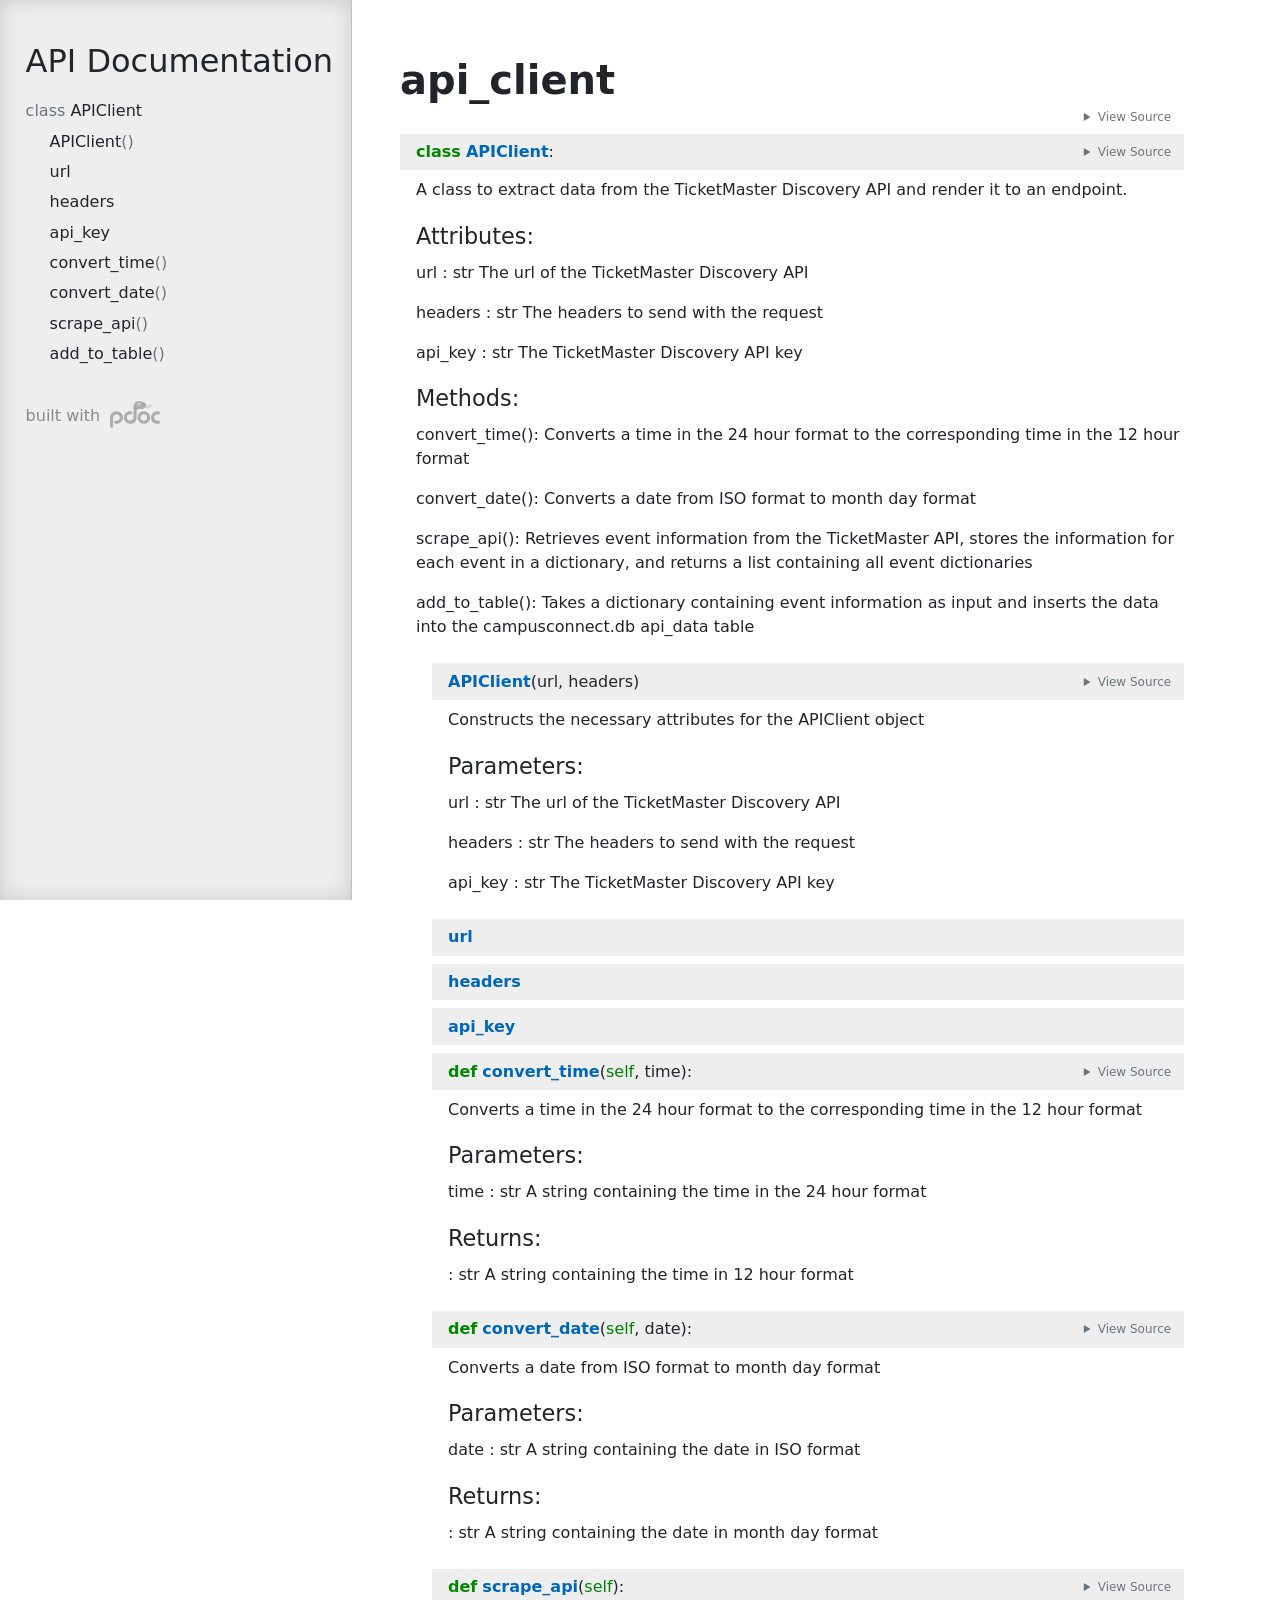
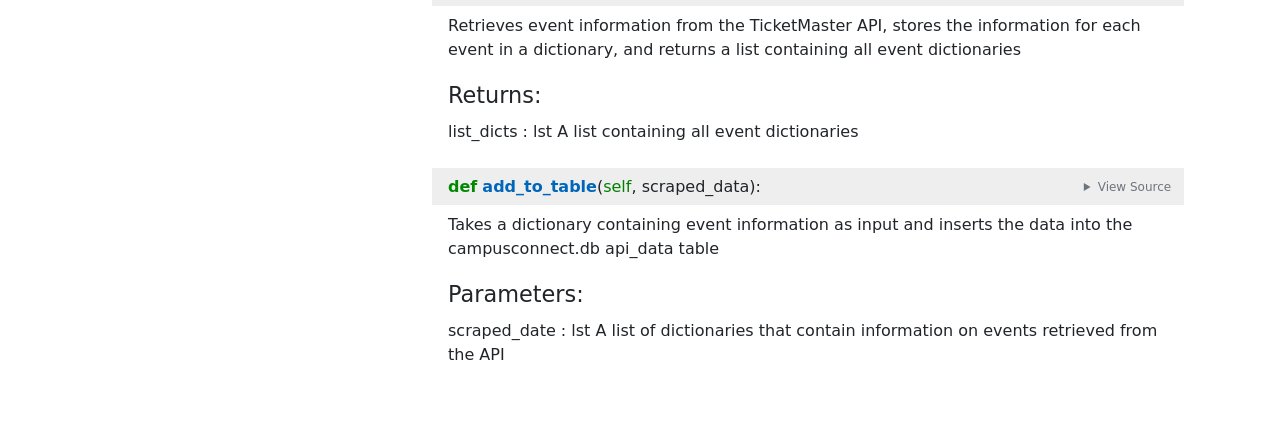
<file: CampusConnect/utils/docs/api_client.html>
<!doctype html>
<html lang="en">
<head>
    <meta charset="utf-8">
    <meta name="viewport" content="width=device-width, initial-scale=1">
    <meta name="generator" content="pdoc 16.0.0"/>
    <title>api_client API documentation</title>

    <style>/*! * Bootstrap Reboot v5.0.0 (https://getbootstrap.com/) * Copyright 2011-2021 The Bootstrap Authors * Copyright 2011-2021 Twitter, Inc. * Licensed under MIT (https://github.com/twbs/bootstrap/blob/main/LICENSE) * Forked from Normalize.css, licensed MIT (https://github.com/necolas/normalize.css/blob/master/LICENSE.md) */*,::after,::before{box-sizing:border-box}@media (prefers-reduced-motion:no-preference){:root{scroll-behavior:smooth}}body{margin:0;font-family:system-ui,-apple-system,"Segoe UI",Roboto,"Helvetica Neue",Arial,"Noto Sans","Liberation Sans",sans-serif,"Apple Color Emoji","Segoe UI Emoji","Segoe UI Symbol","Noto Color Emoji";font-size:1rem;font-weight:400;line-height:1.5;color:#212529;background-color:#fff;-webkit-text-size-adjust:100%;-webkit-tap-highlight-color:transparent}hr{margin:1rem 0;color:inherit;background-color:currentColor;border:0;opacity:.25}hr:not([size]){height:1px}h1,h2,h3,h4,h5,h6{margin-top:0;margin-bottom:.5rem;font-weight:500;line-height:1.2}h1{font-size:calc(1.375rem + 1.5vw)}@media (min-width:1200px){h1{font-size:2.5rem}}h2{font-size:calc(1.325rem + .9vw)}@media (min-width:1200px){h2{font-size:2rem}}h3{font-size:calc(1.3rem + .6vw)}@media (min-width:1200px){h3{font-size:1.75rem}}h4{font-size:calc(1.275rem + .3vw)}@media (min-width:1200px){h4{font-size:1.5rem}}h5{font-size:1.25rem}h6{font-size:1rem}p{margin-top:0;margin-bottom:1rem}abbr[data-bs-original-title],abbr[title]{-webkit-text-decoration:underline dotted;text-decoration:underline dotted;cursor:help;-webkit-text-decoration-skip-ink:none;text-decoration-skip-ink:none}address{margin-bottom:1rem;font-style:normal;line-height:inherit}ol,ul{padding-left:2rem}dl,ol,ul{margin-top:0;margin-bottom:1rem}ol ol,ol ul,ul ol,ul ul{margin-bottom:0}dt{font-weight:700}dd{margin-bottom:.5rem;margin-left:0}blockquote{margin:0 0 1rem}b,strong{font-weight:bolder}small{font-size:.875em}mark{padding:.2em;background-color:#fcf8e3}sub,sup{position:relative;font-size:.75em;line-height:0;vertical-align:baseline}sub{bottom:-.25em}sup{top:-.5em}a{color:#0d6efd;text-decoration:underline}a:hover{color:#0a58ca}a:not([href]):not([class]),a:not([href]):not([class]):hover{color:inherit;text-decoration:none}code,kbd,pre,samp{font-family:SFMono-Regular,Menlo,Monaco,Consolas,"Liberation Mono","Courier New",monospace;font-size:1em;direction:ltr;unicode-bidi:bidi-override}pre{display:block;margin-top:0;margin-bottom:1rem;overflow:auto;font-size:.875em}pre code{font-size:inherit;color:inherit;word-break:normal}code{font-size:.875em;color:#d63384;word-wrap:break-word}a>code{color:inherit}kbd{padding:.2rem .4rem;font-size:.875em;color:#fff;background-color:#212529;border-radius:.2rem}kbd kbd{padding:0;font-size:1em;font-weight:700}figure{margin:0 0 1rem}img,svg{vertical-align:middle}table{caption-side:bottom;border-collapse:collapse}caption{padding-top:.5rem;padding-bottom:.5rem;color:#6c757d;text-align:left}th{text-align:inherit;text-align:-webkit-match-parent}tbody,td,tfoot,th,thead,tr{border-color:inherit;border-style:solid;border-width:0}label{display:inline-block}button{border-radius:0}button:focus:not(:focus-visible){outline:0}button,input,optgroup,select,textarea{margin:0;font-family:inherit;font-size:inherit;line-height:inherit}button,select{text-transform:none}[role=button]{cursor:pointer}select{word-wrap:normal}select:disabled{opacity:1}[list]::-webkit-calendar-picker-indicator{display:none}[type=button],[type=reset],[type=submit],button{-webkit-appearance:button}[type=button]:not(:disabled),[type=reset]:not(:disabled),[type=submit]:not(:disabled),button:not(:disabled){cursor:pointer}::-moz-focus-inner{padding:0;border-style:none}textarea{resize:vertical}fieldset{min-width:0;padding:0;margin:0;border:0}legend{float:left;width:100%;padding:0;margin-bottom:.5rem;font-size:calc(1.275rem + .3vw);line-height:inherit}@media (min-width:1200px){legend{font-size:1.5rem}}legend+*{clear:left}::-webkit-datetime-edit-day-field,::-webkit-datetime-edit-fields-wrapper,::-webkit-datetime-edit-hour-field,::-webkit-datetime-edit-minute,::-webkit-datetime-edit-month-field,::-webkit-datetime-edit-text,::-webkit-datetime-edit-year-field{padding:0}::-webkit-inner-spin-button{height:auto}[type=search]{outline-offset:-2px;-webkit-appearance:textfield}::-webkit-search-decoration{-webkit-appearance:none}::-webkit-color-swatch-wrapper{padding:0}::file-selector-button{font:inherit}::-webkit-file-upload-button{font:inherit;-webkit-appearance:button}output{display:inline-block}iframe{border:0}summary{display:list-item;cursor:pointer}progress{vertical-align:baseline}[hidden]{display:none!important}</style>
    <style>/*! syntax-highlighting.css */pre{line-height:125%;}span.linenos{color:inherit; background-color:transparent; padding-left:5px; padding-right:20px;}.pdoc-code .hll{background-color:#ffffcc}.pdoc-code{background:#f8f8f8;}.pdoc-code .c{color:#3D7B7B; font-style:italic}.pdoc-code .err{border:1px solid #FF0000}.pdoc-code .k{color:#008000; font-weight:bold}.pdoc-code .o{color:#666666}.pdoc-code .ch{color:#3D7B7B; font-style:italic}.pdoc-code .cm{color:#3D7B7B; font-style:italic}.pdoc-code .cp{color:#9C6500}.pdoc-code .cpf{color:#3D7B7B; font-style:italic}.pdoc-code .c1{color:#3D7B7B; font-style:italic}.pdoc-code .cs{color:#3D7B7B; font-style:italic}.pdoc-code .gd{color:#A00000}.pdoc-code .ge{font-style:italic}.pdoc-code .gr{color:#E40000}.pdoc-code .gh{color:#000080; font-weight:bold}.pdoc-code .gi{color:#008400}.pdoc-code .go{color:#717171}.pdoc-code .gp{color:#000080; font-weight:bold}.pdoc-code .gs{font-weight:bold}.pdoc-code .gu{color:#800080; font-weight:bold}.pdoc-code .gt{color:#0044DD}.pdoc-code .kc{color:#008000; font-weight:bold}.pdoc-code .kd{color:#008000; font-weight:bold}.pdoc-code .kn{color:#008000; font-weight:bold}.pdoc-code .kp{color:#008000}.pdoc-code .kr{color:#008000; font-weight:bold}.pdoc-code .kt{color:#B00040}.pdoc-code .m{color:#666666}.pdoc-code .s{color:#BA2121}.pdoc-code .na{color:#687822}.pdoc-code .nb{color:#008000}.pdoc-code .nc{color:#0000FF; font-weight:bold}.pdoc-code .no{color:#880000}.pdoc-code .nd{color:#AA22FF}.pdoc-code .ni{color:#717171; font-weight:bold}.pdoc-code .ne{color:#CB3F38; font-weight:bold}.pdoc-code .nf{color:#0000FF}.pdoc-code .nl{color:#767600}.pdoc-code .nn{color:#0000FF; font-weight:bold}.pdoc-code .nt{color:#008000; font-weight:bold}.pdoc-code .nv{color:#19177C}.pdoc-code .ow{color:#AA22FF; font-weight:bold}.pdoc-code .w{color:#bbbbbb}.pdoc-code .mb{color:#666666}.pdoc-code .mf{color:#666666}.pdoc-code .mh{color:#666666}.pdoc-code .mi{color:#666666}.pdoc-code .mo{color:#666666}.pdoc-code .sa{color:#BA2121}.pdoc-code .sb{color:#BA2121}.pdoc-code .sc{color:#BA2121}.pdoc-code .dl{color:#BA2121}.pdoc-code .sd{color:#BA2121; font-style:italic}.pdoc-code .s2{color:#BA2121}.pdoc-code .se{color:#AA5D1F; font-weight:bold}.pdoc-code .sh{color:#BA2121}.pdoc-code .si{color:#A45A77; font-weight:bold}.pdoc-code .sx{color:#008000}.pdoc-code .sr{color:#A45A77}.pdoc-code .s1{color:#BA2121}.pdoc-code .ss{color:#19177C}.pdoc-code .bp{color:#008000}.pdoc-code .fm{color:#0000FF}.pdoc-code .vc{color:#19177C}.pdoc-code .vg{color:#19177C}.pdoc-code .vi{color:#19177C}.pdoc-code .vm{color:#19177C}.pdoc-code .il{color:#666666}</style>
    <style>/*! theme.css */:root{--pdoc-background:#fff;}.pdoc{--text:#212529;--muted:#6c757d;--link:#3660a5;--link-hover:#1659c5;--code:#f8f8f8;--active:#fff598;--accent:#eee;--accent2:#c1c1c1;--nav-hover:rgba(255, 255, 255, 0.5);--name:#0066BB;--def:#008800;--annotation:#007020;}</style>
    <style>/*! layout.css */html, body{width:100%;height:100%;}html, main{scroll-behavior:smooth;}body{background-color:var(--pdoc-background);}@media (max-width:769px){#navtoggle{cursor:pointer;position:absolute;width:50px;height:40px;top:1rem;right:1rem;border-color:var(--text);color:var(--text);display:flex;opacity:0.8;z-index:999;}#navtoggle:hover{opacity:1;}#togglestate + div{display:none;}#togglestate:checked + div{display:inherit;}main, header{padding:2rem 3vw;}header + main{margin-top:-3rem;}.git-button{display:none !important;}nav input[type="search"]{max-width:77%;}nav input[type="search"]:first-child{margin-top:-6px;}nav input[type="search"]:valid ~ *{display:none !important;}}@media (min-width:770px){:root{--sidebar-width:clamp(12.5rem, 28vw, 22rem);}nav{position:fixed;overflow:auto;height:100vh;width:var(--sidebar-width);}main, header{padding:3rem 2rem 3rem calc(var(--sidebar-width) + 3rem);width:calc(54rem + var(--sidebar-width));max-width:100%;}header + main{margin-top:-4rem;}#navtoggle{display:none;}}#togglestate{position:absolute;height:0;opacity:0;}nav.pdoc{--pad:clamp(0.5rem, 2vw, 1.75rem);--indent:1.5rem;background-color:var(--accent);border-right:1px solid var(--accent2);box-shadow:0 0 20px rgba(50, 50, 50, .2) inset;padding:0 0 0 var(--pad);overflow-wrap:anywhere;scrollbar-width:thin; scrollbar-color:var(--accent2) transparent; z-index:1}nav.pdoc::-webkit-scrollbar{width:.4rem; }nav.pdoc::-webkit-scrollbar-thumb{background-color:var(--accent2); }nav.pdoc > div{padding:var(--pad) 0;}nav.pdoc .module-list-button{display:inline-flex;align-items:center;color:var(--text);border-color:var(--muted);margin-bottom:1rem;}nav.pdoc .module-list-button:hover{border-color:var(--text);}nav.pdoc input[type=search]{display:block;outline-offset:0;width:calc(100% - var(--pad));}nav.pdoc .logo{max-width:calc(100% - var(--pad));max-height:35vh;display:block;margin:0 auto 1rem;transform:translate(calc(-.5 * var(--pad)), 0);}nav.pdoc ul{list-style:none;padding-left:0;}nav.pdoc > div > ul{margin-left:calc(0px - var(--pad));}nav.pdoc li a{padding:.2rem 0 .2rem calc(var(--pad) + var(--indent));}nav.pdoc > div > ul > li > a{padding-left:var(--pad);}nav.pdoc li{transition:all 100ms;}nav.pdoc li:hover{background-color:var(--nav-hover);}nav.pdoc a, nav.pdoc a:hover{color:var(--text);}nav.pdoc a{display:block;}nav.pdoc > h2:first-of-type{margin-top:1.5rem;}nav.pdoc .class:before{content:"class ";color:var(--muted);}nav.pdoc .function:after{content:"()";color:var(--muted);}nav.pdoc footer:before{content:"";display:block;width:calc(100% - var(--pad));border-top:solid var(--accent2) 1px;margin-top:1.5rem;padding-top:.5rem;}nav.pdoc footer{font-size:small;}</style>
    <style>/*! content.css */.pdoc{color:var(--text);box-sizing:border-box;line-height:1.5;background:none;}.pdoc .pdoc-button{cursor:pointer;display:inline-block;border:solid black 1px;border-radius:2px;font-size:.75rem;padding:calc(0.5em - 1px) 1em;transition:100ms all;}.pdoc .alert{padding:1rem 1rem 1rem calc(1.5rem + 24px);border:1px solid transparent;border-radius:.25rem;background-repeat:no-repeat;background-position:.75rem center;margin-bottom:1rem;}.pdoc .alert > em{display:none;}.pdoc .alert > *:last-child{margin-bottom:0;}.pdoc .alert.note{color:#084298;background-color:#cfe2ff;border-color:#b6d4fe;background-image:url("data:image/svg+xml,%3Csvg%20xmlns%3D%22http%3A//www.w3.org/2000/svg%22%20width%3D%2224%22%20height%3D%2224%22%20fill%3D%22%23084298%22%20viewBox%3D%220%200%2016%2016%22%3E%3Cpath%20d%3D%22M8%2016A8%208%200%201%200%208%200a8%208%200%200%200%200%2016zm.93-9.412-1%204.705c-.07.34.029.533.304.533.194%200%20.487-.07.686-.246l-.088.416c-.287.346-.92.598-1.465.598-.703%200-1.002-.422-.808-1.319l.738-3.468c.064-.293.006-.399-.287-.47l-.451-.081.082-.381%202.29-.287zM8%205.5a1%201%200%201%201%200-2%201%201%200%200%201%200%202z%22/%3E%3C/svg%3E");}.pdoc .alert.tip{color:#0a3622;background-color:#d1e7dd;border-color:#a3cfbb;background-image:url("data:image/svg+xml,%3Csvg%20xmlns%3D%22http%3A//www.w3.org/2000/svg%22%20width%3D%2224%22%20height%3D%2224%22%20fill%3D%22%230a3622%22%20viewBox%3D%220%200%2016%2016%22%3E%3Cpath%20d%3D%22M2%206a6%206%200%201%201%2010.174%204.31c-.203.196-.359.4-.453.619l-.762%201.769A.5.5%200%200%201%2010.5%2013a.5.5%200%200%201%200%201%20.5.5%200%200%201%200%201l-.224.447a1%201%200%200%201-.894.553H6.618a1%201%200%200%201-.894-.553L5.5%2015a.5.5%200%200%201%200-1%20.5.5%200%200%201%200-1%20.5.5%200%200%201-.46-.302l-.761-1.77a2%202%200%200%200-.453-.618A5.98%205.98%200%200%201%202%206m6-5a5%205%200%200%200-3.479%208.592c.263.254.514.564.676.941L5.83%2012h4.342l.632-1.467c.162-.377.413-.687.676-.941A5%205%200%200%200%208%201%22/%3E%3C/svg%3E");}.pdoc .alert.important{color:#055160;background-color:#cff4fc;border-color:#9eeaf9;background-image:url("data:image/svg+xml,%3Csvg%20xmlns%3D%22http%3A//www.w3.org/2000/svg%22%20width%3D%2224%22%20height%3D%2224%22%20fill%3D%22%23055160%22%20viewBox%3D%220%200%2016%2016%22%3E%3Cpath%20d%3D%22M2%200a2%202%200%200%200-2%202v12a2%202%200%200%200%202%202h12a2%202%200%200%200%202-2V2a2%202%200%200%200-2-2zm6%204c.535%200%20.954.462.9.995l-.35%203.507a.552.552%200%200%201-1.1%200L7.1%204.995A.905.905%200%200%201%208%204m.002%206a1%201%200%201%201%200%202%201%201%200%200%201%200-2%22/%3E%3C/svg%3E");}.pdoc .alert.warning{color:#664d03;background-color:#fff3cd;border-color:#ffecb5;background-image:url("data:image/svg+xml,%3Csvg%20xmlns%3D%22http%3A//www.w3.org/2000/svg%22%20width%3D%2224%22%20height%3D%2224%22%20fill%3D%22%23664d03%22%20viewBox%3D%220%200%2016%2016%22%3E%3Cpath%20d%3D%22M8.982%201.566a1.13%201.13%200%200%200-1.96%200L.165%2013.233c-.457.778.091%201.767.98%201.767h13.713c.889%200%201.438-.99.98-1.767L8.982%201.566zM8%205c.535%200%20.954.462.9.995l-.35%203.507a.552.552%200%200%201-1.1%200L7.1%205.995A.905.905%200%200%201%208%205zm.002%206a1%201%200%201%201%200%202%201%201%200%200%201%200-2z%22/%3E%3C/svg%3E");}.pdoc .alert.caution{color:#842029;background-color:#f8d7da;border-color:#f5c2c7;background-image:url("data:image/svg+xml,%3Csvg%20xmlns%3D%22http%3A//www.w3.org/2000/svg%22%20width%3D%2224%22%20height%3D%2224%22%20fill%3D%22%23842029%22%20viewBox%3D%220%200%2016%2016%22%3E%3Cpath%20d%3D%22M11.46.146A.5.5%200%200%200%2011.107%200H4.893a.5.5%200%200%200-.353.146L.146%204.54A.5.5%200%200%200%200%204.893v6.214a.5.5%200%200%200%20.146.353l4.394%204.394a.5.5%200%200%200%20.353.146h6.214a.5.5%200%200%200%20.353-.146l4.394-4.394a.5.5%200%200%200%20.146-.353V4.893a.5.5%200%200%200-.146-.353zM8%204c.535%200%20.954.462.9.995l-.35%203.507a.552.552%200%200%201-1.1%200L7.1%204.995A.905.905%200%200%201%208%204m.002%206a1%201%200%201%201%200%202%201%201%200%200%201%200-2%22/%3E%3C/svg%3E");}.pdoc .alert.danger{color:#842029;background-color:#f8d7da;border-color:#f5c2c7;background-image:url("data:image/svg+xml,%3Csvg%20xmlns%3D%22http%3A//www.w3.org/2000/svg%22%20width%3D%2224%22%20height%3D%2224%22%20fill%3D%22%23842029%22%20viewBox%3D%220%200%2016%2016%22%3E%3Cpath%20d%3D%22M5.52.359A.5.5%200%200%201%206%200h4a.5.5%200%200%201%20.474.658L8.694%206H12.5a.5.5%200%200%201%20.395.807l-7%209a.5.5%200%200%201-.873-.454L6.823%209.5H3.5a.5.5%200%200%201-.48-.641l2.5-8.5z%22/%3E%3C/svg%3E");}.pdoc .visually-hidden{position:absolute !important;width:1px !important;height:1px !important;padding:0 !important;margin:-1px !important;overflow:hidden !important;clip:rect(0, 0, 0, 0) !important;white-space:nowrap !important;border:0 !important;}.pdoc h1, .pdoc h2, .pdoc h3{font-weight:300;margin:.3em 0;padding:.2em 0;}.pdoc > section:not(.module-info) h1{font-size:1.5rem;font-weight:500;}.pdoc > section:not(.module-info) h2{font-size:1.4rem;font-weight:500;}.pdoc > section:not(.module-info) h3{font-size:1.3rem;font-weight:500;}.pdoc > section:not(.module-info) h4{font-size:1.2rem;}.pdoc > section:not(.module-info) h5{font-size:1.1rem;}.pdoc a{text-decoration:none;color:var(--link);}.pdoc a:hover{color:var(--link-hover);}.pdoc blockquote{margin-left:2rem;}.pdoc pre{border-top:1px solid var(--accent2);border-bottom:1px solid var(--accent2);margin-top:0;margin-bottom:1em;padding:.5rem 0 .5rem .5rem;overflow-x:auto;background-color:var(--code);}.pdoc code{color:var(--text);padding:.2em .4em;margin:0;font-size:85%;background-color:var(--accent);border-radius:6px;}.pdoc a > code{color:inherit;}.pdoc pre > code{display:inline-block;font-size:inherit;background:none;border:none;padding:0;}.pdoc > section:not(.module-info){margin-bottom:1.5rem;}.pdoc .modulename{margin-top:0;font-weight:bold;}.pdoc .modulename a{color:var(--link);transition:100ms all;}.pdoc .git-button{float:right;border:solid var(--link) 1px;}.pdoc .git-button:hover{background-color:var(--link);color:var(--pdoc-background);}.view-source-toggle-state,.view-source-toggle-state ~ .pdoc-code{display:none;}.view-source-toggle-state:checked ~ .pdoc-code{display:block;}.view-source-button{display:inline-block;float:right;font-size:.75rem;line-height:1.5rem;color:var(--muted);padding:0 .4rem 0 1.3rem;cursor:pointer;text-indent:-2px;}.view-source-button > span{visibility:hidden;}.module-info .view-source-button{float:none;display:flex;justify-content:flex-end;margin:-1.2rem .4rem -.2rem 0;}.view-source-button::before{position:absolute;content:"View Source";display:list-item;list-style-type:disclosure-closed;}.view-source-toggle-state:checked ~ .attr .view-source-button::before,.view-source-toggle-state:checked ~ .view-source-button::before{list-style-type:disclosure-open;}.pdoc .docstring{margin-bottom:1.5rem;}.pdoc section:not(.module-info) .docstring{margin-left:clamp(0rem, 5vw - 2rem, 1rem);}.pdoc .docstring .pdoc-code{margin-left:1em;margin-right:1em;}.pdoc h1:target,.pdoc h2:target,.pdoc h3:target,.pdoc h4:target,.pdoc h5:target,.pdoc h6:target,.pdoc .pdoc-code > pre > span:target{background-color:var(--active);box-shadow:-1rem 0 0 0 var(--active);}.pdoc .pdoc-code > pre > span:target{display:block;}.pdoc div:target > .attr,.pdoc section:target > .attr,.pdoc dd:target > a{background-color:var(--active);}.pdoc *{scroll-margin:2rem;}.pdoc .pdoc-code .linenos{user-select:none;}.pdoc .attr:hover{filter:contrast(0.95);}.pdoc section, .pdoc .classattr{position:relative;}.pdoc .headerlink{--width:clamp(1rem, 3vw, 2rem);position:absolute;top:0;left:calc(0rem - var(--width));transition:all 100ms ease-in-out;opacity:0;}.pdoc .headerlink::before{content:"#";display:block;text-align:center;width:var(--width);height:2.3rem;line-height:2.3rem;font-size:1.5rem;}.pdoc .attr:hover ~ .headerlink,.pdoc *:target > .headerlink,.pdoc .headerlink:hover{opacity:1;}.pdoc .attr{display:block;margin:.5rem 0 .5rem;padding:.4rem .4rem .4rem 1rem;background-color:var(--accent);overflow-x:auto;}.pdoc .classattr{margin-left:2rem;}.pdoc .decorator-deprecated{color:#842029;}.pdoc .decorator-deprecated ~ span{filter:grayscale(1) opacity(0.8);}.pdoc .name{color:var(--name);font-weight:bold;}.pdoc .def{color:var(--def);font-weight:bold;}.pdoc .signature{background-color:transparent;}.pdoc .param, .pdoc .return-annotation{white-space:pre;}.pdoc .signature.multiline .param{display:block;}.pdoc .signature.condensed .param{display:inline-block;}.pdoc .annotation{color:var(--annotation);}.pdoc .view-value-toggle-state,.pdoc .view-value-toggle-state ~ .default_value{display:none;}.pdoc .view-value-toggle-state:checked ~ .default_value{display:inherit;}.pdoc .view-value-button{font-size:.5rem;vertical-align:middle;border-style:dashed;margin-top:-0.1rem;}.pdoc .view-value-button:hover{background:white;}.pdoc .view-value-button::before{content:"show";text-align:center;width:2.2em;display:inline-block;}.pdoc .view-value-toggle-state:checked ~ .view-value-button::before{content:"hide";}.pdoc .inherited{margin-left:2rem;}.pdoc .inherited dt{font-weight:700;}.pdoc .inherited dt, .pdoc .inherited dd{display:inline;margin-left:0;margin-bottom:.5rem;}.pdoc .inherited dd:not(:last-child):after{content:", ";}.pdoc .inherited .class:before{content:"class ";}.pdoc .inherited .function a:after{content:"()";}.pdoc .search-result .docstring{overflow:auto;max-height:25vh;}.pdoc .search-result.focused > .attr{background-color:var(--active);}.pdoc .attribution{margin-top:2rem;display:block;opacity:0.5;transition:all 200ms;filter:grayscale(100%);}.pdoc .attribution:hover{opacity:1;filter:grayscale(0%);}.pdoc .attribution img{margin-left:5px;height:27px;vertical-align:bottom;width:50px;transition:all 200ms;}.pdoc table{display:block;width:max-content;max-width:100%;overflow:auto;margin-bottom:1rem;}.pdoc table th{font-weight:600;}.pdoc table th, .pdoc table td{padding:6px 13px;border:1px solid var(--accent2);}</style>
    <style>/*! custom.css */</style></head>
<body>
    <nav class="pdoc">
        <label id="navtoggle" for="togglestate" class="pdoc-button"><svg xmlns='http://www.w3.org/2000/svg' viewBox='0 0 30 30'><path stroke-linecap='round' stroke="currentColor" stroke-miterlimit='10' stroke-width='2' d='M4 7h22M4 15h22M4 23h22'/></svg></label>
        <input id="togglestate" type="checkbox" aria-hidden="true" tabindex="-1">
        <div>




            <h2>API Documentation</h2>
                <ul class="memberlist">
            <li>
                    <a class="class" href="#APIClient">APIClient</a>
                            <ul class="memberlist">
                        <li>
                                <a class="function" href="#APIClient.__init__">APIClient</a>
                        </li>
                        <li>
                                <a class="variable" href="#APIClient.url">url</a>
                        </li>
                        <li>
                                <a class="variable" href="#APIClient.headers">headers</a>
                        </li>
                        <li>
                                <a class="variable" href="#APIClient.api_key">api_key</a>
                        </li>
                        <li>
                                <a class="function" href="#APIClient.convert_time">convert_time</a>
                        </li>
                        <li>
                                <a class="function" href="#APIClient.convert_date">convert_date</a>
                        </li>
                        <li>
                                <a class="function" href="#APIClient.scrape_api">scrape_api</a>
                        </li>
                        <li>
                                <a class="function" href="#APIClient.add_to_table">add_to_table</a>
                        </li>
                </ul>

            </li>
    </ul>



        <a class="attribution" title="pdoc: Python API documentation generator" href="https://pdoc.dev" target="_blank">
            built with <span class="visually-hidden">pdoc</span><img
                alt="pdoc logo"
                src="data:image/svg+xml,%3Csvg%20xmlns%3D%22http%3A//www.w3.org/2000/svg%22%20role%3D%22img%22%20aria-label%3D%22pdoc%20logo%22%20width%3D%22300%22%20height%3D%22160%22%20viewBox%3D%220%200%20150%2080%22%3E%3Ctitle%3Epdoc%3C/title%3E%3Cpath%20d%3D%22M132.316%2048.886c.276-4.679%202.342-6.698%204.409-7.982s4.27-1.165%206.751-1.055c1.586.07%203.044.156%204.222-.482%201.142-.619%202.026-1.932%202.162-3.739.268-3.576-1.929-5.368-5.006-5.551s-7.599.524-10.517%201.606c-4.455%201.652-8.588%206.606-9.552%208.992s-2.342%206.193-1.745%2010.873%202.664%209.221%205.878%2011.79%205.878%203.808%2010.103%204.312%203.444.229%206.062.229%205.006-2.202%204.914-4.909-2.296-5.001-4.501-4.863-3.077.505-5.281.229-7.715-2.064-7.899-9.451z%22%20fill%3D%22%23198754%22/%3E%3Ccircle%20cx%3D%22101.504%22%20cy%3D%2248.943%22%20r%3D%2214.208%22%20fill%3D%22none%22%20stroke%3D%22%23198754%22%20stroke-width%3D%229.354%22/%3E%3Cpath%20d%3D%22M87.81.002c-3.637.065-5.001.454-7.014%201.232s-3.443%201.363-6.3%204.282c-1.723%201.76-3.148%205.019-3.776%207.329-.413%201.521-.316%202.63-.316%202.63l-.195%2034.612c.065%205.774-6.755%208.305-9.612%208.37s-9.678-1.038-9.743-9.408%207.128-9.521%208.362-9.521c1.413-.13%202.526-.021%203.718-.016%202.071.009%204.157-.778%204.092-4.671s-4.157-4.736-4.157-4.736c-6.3-.843-11.43%202.206-11.43%202.206S40.917%2038.15%2041.372%2049.634%2051.568%2068.19%2061.311%2068.125s18.316-7.007%2018.445-17.193l.13-22.772c.046-2.291%202.683-3.644%204.476-4.203.745-.232%201.694-.274%201.694-.274l10.457-.13s4.871-.324%207.729-3.114%204.352-6.294%204.352-6.294.974-3.049.13-4.606-.195-1.233-2.792-3.309-8.573-4.477-8.573-4.477S91.447-.063%2087.81.002zM0%2047.169l.065%2028.417S0%2080.127%204.481%2079.997s5.072-3.866%205.049-4.152l-.113-28.482s1.624-7.656%209.937-7.721%2010.002%206.942%2010.002%208.499-.909%2010.51-9.093%2010.51c-.948%200-2.99-.567-4.145-.272-3.919%201-3.194%204.554-3.194%204.554s.065%205.061%207.404%204.996%2018.575-6.034%2018.575-19.074S26.953%2030.04%2019.549%2029.91%201.234%2035.296%200%2047.169z%22%20fill%3D%22%23198754%22/%3E%3Cg%20transform%3D%22matrix%28.325601%200%200%20.325256%20-10.32669%20-45.802786%29%22%3E%3Ccircle%20cx%3D%22297.554%22%20cy%3D%22172.286%22%20r%3D%2216.5%22%20fill%3D%22%23fff%22/%3E%3Cellipse%20cx%3D%22297.709%22%20cy%3D%22172.642%22%20rx%3D%2211.071%22%20ry%3D%2210.871%22%20fill%3D%22%23105a48%22/%3E%3Ccircle%20cx%3D%22304.104%22%20cy%3D%22167.667%22%20r%3D%224.5%22%20fill%3D%22%23fff%22/%3E%3C/g%3E%3Cpath%20d%3D%22M94.661%2017.032l.893-1.476s.99.714%201.916.925%201.575.114%202.955.114l14.565-.162c1.283-.032%203.085-.762%203.02-3.293s-.373-3.503-.373-3.503l1.283-.487s.52.503.877%201.573.309%201.995.292%202.66-.227%201.541-.227%201.541%201.564-.308%202.359-1.038.823-.779%201.489-1.508.812-.86.812-.86.552-.13.877.26.341.957.065%201.46-1.672%202.206-3.247%203.066-2.76%201.427-3.929%201.768-3.848.73-7.063.714l-10.944-.114s-2.143-.081-3.02-.373-2.241-.973-2.598-1.265z%22%20fill%3D%22%23d36d49%22/%3E%3Cg%20fill%3D%22%23105a48%22%3E%3Cellipse%20cx%3D%2293.052%22%20cy%3D%2243.567%22%20rx%3D%22.869%22%20ry%3D%221.014%22%20transform%3D%22rotate%28341.022%29%22/%3E%3Cellipse%20cx%3D%22104.3%22%20cy%3D%22-16.184%22%20rx%3D%22.865%22%20ry%3D%221.009%22%20transform%3D%22rotate%2814.786%29%22/%3E%3C/g%3E%3C/svg%3E"/>
        </a>
</div>
    </nav>
    <main class="pdoc">
            <section class="module-info">
                    <h1 class="modulename">
api_client    </h1>

                
                        <input id="mod-api_client-view-source" class="view-source-toggle-state" type="checkbox" aria-hidden="true" tabindex="-1">

                        <label class="view-source-button" for="mod-api_client-view-source"><span>View Source</span></label>

                        <div class="pdoc-code codehilite"><pre><span></span><span id="L-1"><a href="#L-1"><span class="linenos">  1</span></a><span class="kn">import</span> <span class="nn">requests</span>
</span><span id="L-2"><a href="#L-2"><span class="linenos">  2</span></a><span class="kn">from</span> <span class="nn">datetime</span> <span class="kn">import</span> <span class="n">datetime</span><span class="p">,</span> <span class="n">timezone</span>
</span><span id="L-3"><a href="#L-3"><span class="linenos">  3</span></a><span class="kn">import</span> <span class="nn">sqlite3</span>
</span><span id="L-4"><a href="#L-4"><span class="linenos">  4</span></a><span class="kn">import</span> <span class="nn">os</span>
</span><span id="L-5"><a href="#L-5"><span class="linenos">  5</span></a>
</span><span id="L-6"><a href="#L-6"><span class="linenos">  6</span></a><span class="k">class</span> <span class="nc">APIClient</span><span class="p">:</span>
</span><span id="L-7"><a href="#L-7"><span class="linenos">  7</span></a><span class="w">    </span><span class="sd">&quot;&quot;&quot;</span>
</span><span id="L-8"><a href="#L-8"><span class="linenos">  8</span></a><span class="sd">    A class to extract data from the TicketMaster Discovery API and render it to an endpoint.</span>
</span><span id="L-9"><a href="#L-9"><span class="linenos">  9</span></a>
</span><span id="L-10"><a href="#L-10"><span class="linenos"> 10</span></a><span class="sd">    Attributes:</span>
</span><span id="L-11"><a href="#L-11"><span class="linenos"> 11</span></a><span class="sd">    -----------</span>
</span><span id="L-12"><a href="#L-12"><span class="linenos"> 12</span></a><span class="sd">    url : str</span>
</span><span id="L-13"><a href="#L-13"><span class="linenos"> 13</span></a><span class="sd">        The url of the TicketMaster Discovery API</span>
</span><span id="L-14"><a href="#L-14"><span class="linenos"> 14</span></a>
</span><span id="L-15"><a href="#L-15"><span class="linenos"> 15</span></a><span class="sd">    headers : str</span>
</span><span id="L-16"><a href="#L-16"><span class="linenos"> 16</span></a><span class="sd">        The headers to send with the request</span>
</span><span id="L-17"><a href="#L-17"><span class="linenos"> 17</span></a>
</span><span id="L-18"><a href="#L-18"><span class="linenos"> 18</span></a><span class="sd">    api_key : str</span>
</span><span id="L-19"><a href="#L-19"><span class="linenos"> 19</span></a><span class="sd">        The TicketMaster Discovery API key</span>
</span><span id="L-20"><a href="#L-20"><span class="linenos"> 20</span></a>
</span><span id="L-21"><a href="#L-21"><span class="linenos"> 21</span></a><span class="sd">    Methods:</span>
</span><span id="L-22"><a href="#L-22"><span class="linenos"> 22</span></a><span class="sd">    --------</span>
</span><span id="L-23"><a href="#L-23"><span class="linenos"> 23</span></a><span class="sd">    convert_time():</span>
</span><span id="L-24"><a href="#L-24"><span class="linenos"> 24</span></a><span class="sd">        Converts a time in the 24 hour format to the corresponding time in the 12 hour format</span>
</span><span id="L-25"><a href="#L-25"><span class="linenos"> 25</span></a><span class="sd">        </span>
</span><span id="L-26"><a href="#L-26"><span class="linenos"> 26</span></a><span class="sd">    convert_date():</span>
</span><span id="L-27"><a href="#L-27"><span class="linenos"> 27</span></a><span class="sd">        Converts a date from ISO format to month day format</span>
</span><span id="L-28"><a href="#L-28"><span class="linenos"> 28</span></a>
</span><span id="L-29"><a href="#L-29"><span class="linenos"> 29</span></a><span class="sd">    scrape_api():</span>
</span><span id="L-30"><a href="#L-30"><span class="linenos"> 30</span></a><span class="sd">        Retrieves event information from the TicketMaster API, </span>
</span><span id="L-31"><a href="#L-31"><span class="linenos"> 31</span></a><span class="sd">        stores the information for each event in a dictionary, </span>
</span><span id="L-32"><a href="#L-32"><span class="linenos"> 32</span></a><span class="sd">        and returns a list containing all event dictionaries</span>
</span><span id="L-33"><a href="#L-33"><span class="linenos"> 33</span></a>
</span><span id="L-34"><a href="#L-34"><span class="linenos"> 34</span></a><span class="sd">    add_to_table():</span>
</span><span id="L-35"><a href="#L-35"><span class="linenos"> 35</span></a><span class="sd">        Takes a dictionary containing event information as input </span>
</span><span id="L-36"><a href="#L-36"><span class="linenos"> 36</span></a><span class="sd">        and inserts the data into the campusconnect.db api_data table</span>
</span><span id="L-37"><a href="#L-37"><span class="linenos"> 37</span></a><span class="sd">    &quot;&quot;&quot;</span>
</span><span id="L-38"><a href="#L-38"><span class="linenos"> 38</span></a>    <span class="c1"># Initializes class object with url, headers and api_key parameters</span>
</span><span id="L-39"><a href="#L-39"><span class="linenos"> 39</span></a>    <span class="k">def</span> <span class="fm">__init__</span><span class="p">(</span><span class="bp">self</span><span class="p">,</span> <span class="n">url</span><span class="p">,</span> <span class="n">headers</span><span class="p">):</span>
</span><span id="L-40"><a href="#L-40"><span class="linenos"> 40</span></a><span class="w">        </span><span class="sd">&quot;&quot;&quot;</span>
</span><span id="L-41"><a href="#L-41"><span class="linenos"> 41</span></a><span class="sd">        Constructs the necessary attributes for the APIClient object</span>
</span><span id="L-42"><a href="#L-42"><span class="linenos"> 42</span></a>
</span><span id="L-43"><a href="#L-43"><span class="linenos"> 43</span></a><span class="sd">        Parameters:</span>
</span><span id="L-44"><a href="#L-44"><span class="linenos"> 44</span></a><span class="sd">        -----------</span>
</span><span id="L-45"><a href="#L-45"><span class="linenos"> 45</span></a><span class="sd">        url : str</span>
</span><span id="L-46"><a href="#L-46"><span class="linenos"> 46</span></a><span class="sd">            The url of the TicketMaster Discovery API</span>
</span><span id="L-47"><a href="#L-47"><span class="linenos"> 47</span></a>
</span><span id="L-48"><a href="#L-48"><span class="linenos"> 48</span></a><span class="sd">        headers : str</span>
</span><span id="L-49"><a href="#L-49"><span class="linenos"> 49</span></a><span class="sd">            The headers to send with the request</span>
</span><span id="L-50"><a href="#L-50"><span class="linenos"> 50</span></a>
</span><span id="L-51"><a href="#L-51"><span class="linenos"> 51</span></a><span class="sd">        api_key : str</span>
</span><span id="L-52"><a href="#L-52"><span class="linenos"> 52</span></a><span class="sd">            The TicketMaster Discovery API key</span>
</span><span id="L-53"><a href="#L-53"><span class="linenos"> 53</span></a><span class="sd">        &quot;&quot;&quot;</span>
</span><span id="L-54"><a href="#L-54"><span class="linenos"> 54</span></a>        <span class="bp">self</span><span class="o">.</span><span class="n">url</span> <span class="o">=</span> <span class="n">url</span>
</span><span id="L-55"><a href="#L-55"><span class="linenos"> 55</span></a>        <span class="bp">self</span><span class="o">.</span><span class="n">headers</span> <span class="o">=</span> <span class="n">headers</span>
</span><span id="L-56"><a href="#L-56"><span class="linenos"> 56</span></a>        <span class="bp">self</span><span class="o">.</span><span class="n">api_key</span> <span class="o">=</span> <span class="s2">&quot;2yQrcsBgSkl6qMQHQ4o8buDi13KL0CJz&quot;</span>
</span><span id="L-57"><a href="#L-57"><span class="linenos"> 57</span></a>
</span><span id="L-58"><a href="#L-58"><span class="linenos"> 58</span></a>    <span class="c1"># Converts time from 24 hour format to 12 hour format</span>
</span><span id="L-59"><a href="#L-59"><span class="linenos"> 59</span></a>    <span class="k">def</span> <span class="nf">convert_time</span><span class="p">(</span><span class="bp">self</span><span class="p">,</span> <span class="n">time</span><span class="p">):</span>
</span><span id="L-60"><a href="#L-60"><span class="linenos"> 60</span></a><span class="w">        </span><span class="sd">&quot;&quot;&quot;</span>
</span><span id="L-61"><a href="#L-61"><span class="linenos"> 61</span></a><span class="sd">        Converts a time in the 24 hour format to the corresponding time in the 12 hour format</span>
</span><span id="L-62"><a href="#L-62"><span class="linenos"> 62</span></a>
</span><span id="L-63"><a href="#L-63"><span class="linenos"> 63</span></a><span class="sd">        Parameters:</span>
</span><span id="L-64"><a href="#L-64"><span class="linenos"> 64</span></a><span class="sd">        -----------</span>
</span><span id="L-65"><a href="#L-65"><span class="linenos"> 65</span></a><span class="sd">        time : str</span>
</span><span id="L-66"><a href="#L-66"><span class="linenos"> 66</span></a><span class="sd">            A string containing the time in the 24 hour format</span>
</span><span id="L-67"><a href="#L-67"><span class="linenos"> 67</span></a>
</span><span id="L-68"><a href="#L-68"><span class="linenos"> 68</span></a><span class="sd">        Returns:</span>
</span><span id="L-69"><a href="#L-69"><span class="linenos"> 69</span></a><span class="sd">        --------</span>
</span><span id="L-70"><a href="#L-70"><span class="linenos"> 70</span></a><span class="sd">         : str</span>
</span><span id="L-71"><a href="#L-71"><span class="linenos"> 71</span></a><span class="sd">            A string containing the time in 12 hour format</span>
</span><span id="L-72"><a href="#L-72"><span class="linenos"> 72</span></a><span class="sd">        &quot;&quot;&quot;</span>
</span><span id="L-73"><a href="#L-73"><span class="linenos"> 73</span></a>        <span class="n">time_split</span> <span class="o">=</span> <span class="n">time</span><span class="o">.</span><span class="n">split</span><span class="p">(</span><span class="s2">&quot;:&quot;</span><span class="p">)</span>
</span><span id="L-74"><a href="#L-74"><span class="linenos"> 74</span></a>        <span class="n">time_int</span> <span class="o">=</span> <span class="nb">int</span><span class="p">(</span><span class="n">time_split</span><span class="p">[</span><span class="mi">0</span><span class="p">])</span>
</span><span id="L-75"><a href="#L-75"><span class="linenos"> 75</span></a>
</span><span id="L-76"><a href="#L-76"><span class="linenos"> 76</span></a>        <span class="k">if</span> <span class="n">time_int</span> <span class="o">&gt;=</span> <span class="mi">13</span> <span class="ow">and</span> <span class="n">time_int</span> <span class="o">&lt;</span> <span class="mi">24</span><span class="p">:</span>
</span><span id="L-77"><a href="#L-77"><span class="linenos"> 77</span></a>            <span class="n">time_new</span> <span class="o">=</span> <span class="n">time_int</span> <span class="o">-</span> <span class="mi">12</span>
</span><span id="L-78"><a href="#L-78"><span class="linenos"> 78</span></a>            <span class="k">return</span> <span class="nb">str</span><span class="p">(</span><span class="n">time_new</span><span class="p">)</span> <span class="o">+</span> <span class="s2">&quot;:&quot;</span> <span class="o">+</span> <span class="n">time_split</span><span class="p">[</span><span class="mi">1</span><span class="p">]</span> <span class="o">+</span> <span class="s2">&quot;pm&quot;</span>
</span><span id="L-79"><a href="#L-79"><span class="linenos"> 79</span></a>        <span class="k">elif</span> <span class="n">time_int</span> <span class="o">&gt;=</span> <span class="mi">12</span> <span class="ow">and</span> <span class="n">time_int</span> <span class="o">&lt;</span> <span class="mi">13</span><span class="p">:</span>
</span><span id="L-80"><a href="#L-80"><span class="linenos"> 80</span></a>            <span class="k">return</span> <span class="s2">&quot;12:&quot;</span> <span class="o">+</span> <span class="n">time_split</span><span class="p">[</span><span class="mi">1</span><span class="p">]</span> <span class="o">+</span> <span class="s2">&quot;pm&quot;</span>
</span><span id="L-81"><a href="#L-81"><span class="linenos"> 81</span></a>        <span class="k">elif</span> <span class="n">time_int</span> <span class="o">&gt;=</span> <span class="mi">1</span> <span class="ow">and</span> <span class="n">time_int</span> <span class="o">&lt;</span> <span class="mi">12</span><span class="p">:</span>
</span><span id="L-82"><a href="#L-82"><span class="linenos"> 82</span></a>            <span class="k">return</span> <span class="n">time_split</span><span class="p">[</span><span class="mi">0</span><span class="p">]</span> <span class="o">+</span> <span class="s2">&quot;:&quot;</span> <span class="o">+</span> <span class="n">time_split</span><span class="p">[</span><span class="mi">1</span><span class="p">]</span> <span class="o">+</span> <span class="s2">&quot;am&quot;</span>
</span><span id="L-83"><a href="#L-83"><span class="linenos"> 83</span></a>        <span class="k">else</span><span class="p">:</span>
</span><span id="L-84"><a href="#L-84"><span class="linenos"> 84</span></a>            <span class="k">return</span> <span class="s2">&quot;12:&quot;</span> <span class="o">+</span> <span class="n">time_split</span><span class="p">[</span><span class="mi">1</span><span class="p">]</span> <span class="o">+</span> <span class="s2">&quot;am&quot;</span>
</span><span id="L-85"><a href="#L-85"><span class="linenos"> 85</span></a>
</span><span id="L-86"><a href="#L-86"><span class="linenos"> 86</span></a>    <span class="c1"># Convert from ISO date format to regular month day format</span>
</span><span id="L-87"><a href="#L-87"><span class="linenos"> 87</span></a>    <span class="k">def</span> <span class="nf">convert_date</span><span class="p">(</span><span class="bp">self</span><span class="p">,</span> <span class="n">date</span><span class="p">):</span>
</span><span id="L-88"><a href="#L-88"><span class="linenos"> 88</span></a><span class="w">        </span><span class="sd">&quot;&quot;&quot;</span>
</span><span id="L-89"><a href="#L-89"><span class="linenos"> 89</span></a><span class="sd">        Converts a date from ISO format to month day format</span>
</span><span id="L-90"><a href="#L-90"><span class="linenos"> 90</span></a>
</span><span id="L-91"><a href="#L-91"><span class="linenos"> 91</span></a><span class="sd">        Parameters:</span>
</span><span id="L-92"><a href="#L-92"><span class="linenos"> 92</span></a><span class="sd">        -----------</span>
</span><span id="L-93"><a href="#L-93"><span class="linenos"> 93</span></a><span class="sd">        date : str</span>
</span><span id="L-94"><a href="#L-94"><span class="linenos"> 94</span></a><span class="sd">            A string containing the date in ISO format</span>
</span><span id="L-95"><a href="#L-95"><span class="linenos"> 95</span></a><span class="sd">        </span>
</span><span id="L-96"><a href="#L-96"><span class="linenos"> 96</span></a><span class="sd">        Returns:</span>
</span><span id="L-97"><a href="#L-97"><span class="linenos"> 97</span></a><span class="sd">        --------</span>
</span><span id="L-98"><a href="#L-98"><span class="linenos"> 98</span></a><span class="sd">         : str</span>
</span><span id="L-99"><a href="#L-99"><span class="linenos"> 99</span></a><span class="sd">            A string containing the date in month day format</span>
</span><span id="L-100"><a href="#L-100"><span class="linenos">100</span></a><span class="sd">        &quot;&quot;&quot;</span>
</span><span id="L-101"><a href="#L-101"><span class="linenos">101</span></a>        <span class="n">date_split</span> <span class="o">=</span> <span class="n">date</span><span class="o">.</span><span class="n">split</span><span class="p">(</span><span class="s2">&quot;-&quot;</span><span class="p">)</span>
</span><span id="L-102"><a href="#L-102"><span class="linenos">102</span></a>        <span class="n">date_map</span> <span class="o">=</span> <span class="p">{</span>
</span><span id="L-103"><a href="#L-103"><span class="linenos">103</span></a>            <span class="s2">&quot;01&quot;</span><span class="p">:</span> <span class="s2">&quot;January&quot;</span><span class="p">,</span> <span class="s2">&quot;02&quot;</span><span class="p">:</span> <span class="s2">&quot;February&quot;</span><span class="p">,</span> <span class="s2">&quot;03&quot;</span><span class="p">:</span> <span class="s2">&quot;March&quot;</span><span class="p">,</span> <span class="s2">&quot;04&quot;</span><span class="p">:</span> <span class="s2">&quot;April&quot;</span><span class="p">,</span> <span class="s2">&quot;05&quot;</span><span class="p">:</span> <span class="s2">&quot;May&quot;</span><span class="p">,</span> <span class="s2">&quot;06&quot;</span><span class="p">:</span> <span class="s2">&quot;June&quot;</span><span class="p">,</span> 
</span><span id="L-104"><a href="#L-104"><span class="linenos">104</span></a>            <span class="s2">&quot;07&quot;</span><span class="p">:</span> <span class="s2">&quot;July&quot;</span><span class="p">,</span> <span class="s2">&quot;08&quot;</span><span class="p">:</span> <span class="s2">&quot;August&quot;</span><span class="p">,</span> <span class="s2">&quot;09&quot;</span><span class="p">:</span> <span class="s2">&quot;September&quot;</span><span class="p">,</span> <span class="s2">&quot;10&quot;</span><span class="p">:</span> <span class="s2">&quot;October&quot;</span><span class="p">,</span> <span class="s2">&quot;11&quot;</span><span class="p">:</span> <span class="s2">&quot;November&quot;</span><span class="p">,</span> <span class="s2">&quot;12&quot;</span><span class="p">:</span> <span class="s2">&quot;December&quot;</span>
</span><span id="L-105"><a href="#L-105"><span class="linenos">105</span></a>        <span class="p">}</span>
</span><span id="L-106"><a href="#L-106"><span class="linenos">106</span></a>
</span><span id="L-107"><a href="#L-107"><span class="linenos">107</span></a>        <span class="k">return</span> <span class="n">date_map</span><span class="p">[</span><span class="n">date_split</span><span class="p">[</span><span class="mi">1</span><span class="p">]]</span> <span class="o">+</span> <span class="s2">&quot; &quot;</span> <span class="o">+</span> <span class="n">date_split</span><span class="p">[</span><span class="mi">2</span><span class="p">]</span>
</span><span id="L-108"><a href="#L-108"><span class="linenos">108</span></a>
</span><span id="L-109"><a href="#L-109"><span class="linenos">109</span></a>    <span class="c1"># Scrapes events from the Ticketmaster Discovery API</span>
</span><span id="L-110"><a href="#L-110"><span class="linenos">110</span></a>    <span class="k">def</span> <span class="nf">scrape_api</span><span class="p">(</span><span class="bp">self</span><span class="p">):</span>
</span><span id="L-111"><a href="#L-111"><span class="linenos">111</span></a><span class="w">        </span><span class="sd">&quot;&quot;&quot;</span>
</span><span id="L-112"><a href="#L-112"><span class="linenos">112</span></a><span class="sd">        Retrieves event information from the TicketMaster API, </span>
</span><span id="L-113"><a href="#L-113"><span class="linenos">113</span></a><span class="sd">        stores the information for each event in a dictionary, </span>
</span><span id="L-114"><a href="#L-114"><span class="linenos">114</span></a><span class="sd">        and returns a list containing all event dictionaries</span>
</span><span id="L-115"><a href="#L-115"><span class="linenos">115</span></a><span class="sd">        </span>
</span><span id="L-116"><a href="#L-116"><span class="linenos">116</span></a><span class="sd">        Returns:</span>
</span><span id="L-117"><a href="#L-117"><span class="linenos">117</span></a><span class="sd">        --------</span>
</span><span id="L-118"><a href="#L-118"><span class="linenos">118</span></a><span class="sd">        list_dicts : lst</span>
</span><span id="L-119"><a href="#L-119"><span class="linenos">119</span></a><span class="sd">            A list containing all event dictionaries</span>
</span><span id="L-120"><a href="#L-120"><span class="linenos">120</span></a><span class="sd">        &quot;&quot;&quot;</span>
</span><span id="L-121"><a href="#L-121"><span class="linenos">121</span></a>        <span class="c1"># Gets the current time and date and converts it to a recognizable format for the API</span>
</span><span id="L-122"><a href="#L-122"><span class="linenos">122</span></a>        <span class="n">start_date_time</span> <span class="o">=</span> <span class="n">datetime</span><span class="o">.</span><span class="n">now</span><span class="p">(</span><span class="n">timezone</span><span class="o">.</span><span class="n">utc</span><span class="p">)</span><span class="o">.</span><span class="n">isoformat</span><span class="p">()</span>
</span><span id="L-123"><a href="#L-123"><span class="linenos">123</span></a>        <span class="n">split_time</span> <span class="o">=</span> <span class="n">start_date_time</span><span class="o">.</span><span class="n">split</span><span class="p">(</span><span class="s2">&quot;.&quot;</span><span class="p">)</span>
</span><span id="L-124"><a href="#L-124"><span class="linenos">124</span></a>        <span class="n">start_date_time</span> <span class="o">=</span> <span class="n">split_time</span><span class="p">[</span><span class="mi">0</span><span class="p">]</span> <span class="o">+</span> <span class="s2">&quot;Z&quot;</span>
</span><span id="L-125"><a href="#L-125"><span class="linenos">125</span></a>
</span><span id="L-126"><a href="#L-126"><span class="linenos">126</span></a>        <span class="c1"># Set up the parameters for the get request</span>
</span><span id="L-127"><a href="#L-127"><span class="linenos">127</span></a>        <span class="n">params</span> <span class="o">=</span> <span class="p">{</span>
</span><span id="L-128"><a href="#L-128"><span class="linenos">128</span></a>            <span class="s2">&quot;apikey&quot;</span><span class="p">:</span> <span class="bp">self</span><span class="o">.</span><span class="n">api_key</span><span class="p">,</span>
</span><span id="L-129"><a href="#L-129"><span class="linenos">129</span></a>            <span class="s2">&quot;city&quot;</span><span class="p">:</span> <span class="s2">&quot;Charlotte&quot;</span><span class="p">,</span>
</span><span id="L-130"><a href="#L-130"><span class="linenos">130</span></a>            <span class="s2">&quot;stateCode&quot;</span><span class="p">:</span> <span class="s2">&quot;NC&quot;</span><span class="p">,</span>
</span><span id="L-131"><a href="#L-131"><span class="linenos">131</span></a>            <span class="s2">&quot;countryCode&quot;</span><span class="p">:</span> <span class="s2">&quot;US&quot;</span><span class="p">,</span>
</span><span id="L-132"><a href="#L-132"><span class="linenos">132</span></a>            <span class="s2">&quot;startDateTime&quot;</span><span class="p">:</span> <span class="n">start_date_time</span><span class="p">,</span>
</span><span id="L-133"><a href="#L-133"><span class="linenos">133</span></a>            <span class="s2">&quot;size&quot;</span><span class="p">:</span> <span class="mi">35</span><span class="p">,</span>
</span><span id="L-134"><a href="#L-134"><span class="linenos">134</span></a>            <span class="s2">&quot;page&quot;</span><span class="p">:</span> <span class="mi">0</span><span class="p">,</span>
</span><span id="L-135"><a href="#L-135"><span class="linenos">135</span></a>            <span class="s2">&quot;sort&quot;</span><span class="p">:</span> <span class="s2">&quot;date,asc&quot;</span>
</span><span id="L-136"><a href="#L-136"><span class="linenos">136</span></a>            <span class="p">}</span>
</span><span id="L-137"><a href="#L-137"><span class="linenos">137</span></a>
</span><span id="L-138"><a href="#L-138"><span class="linenos">138</span></a>        <span class="c1"># Sends the get request</span>
</span><span id="L-139"><a href="#L-139"><span class="linenos">139</span></a>        <span class="n">get_data</span> <span class="o">=</span> <span class="n">requests</span><span class="o">.</span><span class="n">get</span><span class="p">(</span><span class="bp">self</span><span class="o">.</span><span class="n">url</span><span class="p">,</span> <span class="n">headers</span><span class="o">=</span><span class="bp">self</span><span class="o">.</span><span class="n">headers</span><span class="p">,</span> <span class="n">params</span><span class="o">=</span><span class="n">params</span><span class="p">)</span>
</span><span id="L-140"><a href="#L-140"><span class="linenos">140</span></a>
</span><span id="L-141"><a href="#L-141"><span class="linenos">141</span></a>        <span class="c1"># Retrieves the json response from the get request</span>
</span><span id="L-142"><a href="#L-142"><span class="linenos">142</span></a>        <span class="n">data</span> <span class="o">=</span> <span class="n">get_data</span><span class="o">.</span><span class="n">json</span><span class="p">()</span>
</span><span id="L-143"><a href="#L-143"><span class="linenos">143</span></a>
</span><span id="L-144"><a href="#L-144"><span class="linenos">144</span></a>        <span class="c1"># Retrieves the events from the json response</span>
</span><span id="L-145"><a href="#L-145"><span class="linenos">145</span></a>        <span class="n">events</span> <span class="o">=</span> <span class="n">data</span><span class="o">.</span><span class="n">get</span><span class="p">(</span><span class="s2">&quot;_embedded&quot;</span><span class="p">,</span> <span class="p">{})</span><span class="o">.</span><span class="n">get</span><span class="p">(</span><span class="s2">&quot;events&quot;</span><span class="p">,</span> <span class="p">[])</span>
</span><span id="L-146"><a href="#L-146"><span class="linenos">146</span></a>
</span><span id="L-147"><a href="#L-147"><span class="linenos">147</span></a>        <span class="c1"># Creates an empty list to store dictionaries containing event data</span>
</span><span id="L-148"><a href="#L-148"><span class="linenos">148</span></a>        <span class="n">list_dicts</span> <span class="o">=</span> <span class="p">[]</span>
</span><span id="L-149"><a href="#L-149"><span class="linenos">149</span></a>
</span><span id="L-150"><a href="#L-150"><span class="linenos">150</span></a>        <span class="c1"># Retrieves the necessary information from each event</span>
</span><span id="L-151"><a href="#L-151"><span class="linenos">151</span></a>        <span class="k">for</span> <span class="n">event</span> <span class="ow">in</span> <span class="n">events</span><span class="p">:</span>
</span><span id="L-152"><a href="#L-152"><span class="linenos">152</span></a>            <span class="c1"># Retrieves the name of the event</span>
</span><span id="L-153"><a href="#L-153"><span class="linenos">153</span></a>            <span class="n">ticketmaster_id</span> <span class="o">=</span> <span class="n">event</span><span class="o">.</span><span class="n">get</span><span class="p">(</span><span class="s2">&quot;id&quot;</span><span class="p">,</span> <span class="s2">&quot;&quot;</span><span class="p">)</span>
</span><span id="L-154"><a href="#L-154"><span class="linenos">154</span></a>            <span class="n">title</span> <span class="o">=</span> <span class="n">event</span><span class="o">.</span><span class="n">get</span><span class="p">(</span><span class="s2">&quot;name&quot;</span><span class="p">,</span> <span class="s2">&quot;&quot;</span><span class="p">)</span>
</span><span id="L-155"><a href="#L-155"><span class="linenos">155</span></a>
</span><span id="L-156"><a href="#L-156"><span class="linenos">156</span></a>            <span class="c1"># Retrieves the start and end dates for the event and converts them into normal month day format</span>
</span><span id="L-157"><a href="#L-157"><span class="linenos">157</span></a>            <span class="n">date</span> <span class="o">=</span> <span class="n">event</span><span class="o">.</span><span class="n">get</span><span class="p">(</span><span class="s2">&quot;dates&quot;</span><span class="p">,</span> <span class="p">{})</span>
</span><span id="L-158"><a href="#L-158"><span class="linenos">158</span></a>
</span><span id="L-159"><a href="#L-159"><span class="linenos">159</span></a>            <span class="n">start_date</span> <span class="o">=</span> <span class="n">date</span><span class="o">.</span><span class="n">get</span><span class="p">(</span><span class="s2">&quot;start&quot;</span><span class="p">,</span> <span class="p">{})</span><span class="o">.</span><span class="n">get</span><span class="p">(</span><span class="s2">&quot;localDate&quot;</span><span class="p">,</span> <span class="s2">&quot;&quot;</span><span class="p">)</span>
</span><span id="L-160"><a href="#L-160"><span class="linenos">160</span></a>            <span class="n">start_date</span> <span class="o">=</span> <span class="bp">self</span><span class="o">.</span><span class="n">convert_date</span><span class="p">(</span><span class="n">start_date</span><span class="p">)</span>
</span><span id="L-161"><a href="#L-161"><span class="linenos">161</span></a>
</span><span id="L-162"><a href="#L-162"><span class="linenos">162</span></a>            <span class="n">end_date</span> <span class="o">=</span> <span class="n">date</span><span class="o">.</span><span class="n">get</span><span class="p">(</span><span class="s2">&quot;end&quot;</span><span class="p">,</span> <span class="p">{})</span><span class="o">.</span><span class="n">get</span><span class="p">(</span><span class="s2">&quot;localDate&quot;</span><span class="p">,</span> <span class="s2">&quot;&quot;</span><span class="p">)</span>
</span><span id="L-163"><a href="#L-163"><span class="linenos">163</span></a>            <span class="k">if</span> <span class="n">end_date</span><span class="p">:</span>
</span><span id="L-164"><a href="#L-164"><span class="linenos">164</span></a>                <span class="n">end_date</span> <span class="o">=</span> <span class="bp">self</span><span class="o">.</span><span class="n">convert_date</span><span class="p">(</span><span class="n">end_date</span><span class="p">)</span>
</span><span id="L-165"><a href="#L-165"><span class="linenos">165</span></a>
</span><span id="L-166"><a href="#L-166"><span class="linenos">166</span></a>            <span class="c1"># Retrieves the start and end times for the event and converts them into 12 hour format</span>
</span><span id="L-167"><a href="#L-167"><span class="linenos">167</span></a>            <span class="n">start_time</span> <span class="o">=</span> <span class="n">date</span><span class="o">.</span><span class="n">get</span><span class="p">(</span><span class="s2">&quot;start&quot;</span><span class="p">,</span> <span class="p">{})</span><span class="o">.</span><span class="n">get</span><span class="p">(</span><span class="s2">&quot;localTime&quot;</span><span class="p">,</span> <span class="s2">&quot;&quot;</span><span class="p">)</span>
</span><span id="L-168"><a href="#L-168"><span class="linenos">168</span></a>            <span class="n">start_time</span> <span class="o">=</span> <span class="bp">self</span><span class="o">.</span><span class="n">convert_time</span><span class="p">(</span><span class="n">start_time</span><span class="p">)</span>
</span><span id="L-169"><a href="#L-169"><span class="linenos">169</span></a>            
</span><span id="L-170"><a href="#L-170"><span class="linenos">170</span></a>            <span class="n">end_time</span> <span class="o">=</span> <span class="n">date</span><span class="o">.</span><span class="n">get</span><span class="p">(</span><span class="s2">&quot;end&quot;</span><span class="p">,</span> <span class="p">{})</span><span class="o">.</span><span class="n">get</span><span class="p">(</span><span class="s2">&quot;localTime&quot;</span><span class="p">,</span> <span class="s2">&quot;&quot;</span><span class="p">)</span>
</span><span id="L-171"><a href="#L-171"><span class="linenos">171</span></a>            <span class="k">if</span> <span class="n">end_time</span><span class="p">:</span>
</span><span id="L-172"><a href="#L-172"><span class="linenos">172</span></a>                <span class="n">end_time</span> <span class="o">=</span> <span class="bp">self</span><span class="o">.</span><span class="n">convert_time</span><span class="p">(</span><span class="n">end_time</span><span class="p">)</span>
</span><span id="L-173"><a href="#L-173"><span class="linenos">173</span></a>
</span><span id="L-174"><a href="#L-174"><span class="linenos">174</span></a>            <span class="c1"># Retrieves the name of the venue where the event is taking place and the address of the venue</span>
</span><span id="L-175"><a href="#L-175"><span class="linenos">175</span></a>            <span class="n">embedded</span> <span class="o">=</span> <span class="n">event</span><span class="o">.</span><span class="n">get</span><span class="p">(</span><span class="s2">&quot;_embedded&quot;</span><span class="p">,</span> <span class="p">{})</span>
</span><span id="L-176"><a href="#L-176"><span class="linenos">176</span></a>            <span class="n">venues</span> <span class="o">=</span> <span class="n">embedded</span><span class="o">.</span><span class="n">get</span><span class="p">(</span><span class="s2">&quot;venues&quot;</span><span class="p">,</span> <span class="p">[])</span>
</span><span id="L-177"><a href="#L-177"><span class="linenos">177</span></a>            <span class="k">if</span> <span class="n">venues</span><span class="p">:</span>
</span><span id="L-178"><a href="#L-178"><span class="linenos">178</span></a>                <span class="n">venue</span> <span class="o">=</span> <span class="n">venues</span><span class="p">[</span><span class="mi">0</span><span class="p">]</span>
</span><span id="L-179"><a href="#L-179"><span class="linenos">179</span></a>            <span class="k">else</span><span class="p">:</span>
</span><span id="L-180"><a href="#L-180"><span class="linenos">180</span></a>                <span class="n">venue</span> <span class="o">=</span> <span class="p">{}</span>
</span><span id="L-181"><a href="#L-181"><span class="linenos">181</span></a>
</span><span id="L-182"><a href="#L-182"><span class="linenos">182</span></a>            <span class="n">location</span> <span class="o">=</span> <span class="n">venue</span><span class="o">.</span><span class="n">get</span><span class="p">(</span><span class="s2">&quot;name&quot;</span><span class="p">,</span> <span class="s2">&quot;&quot;</span><span class="p">)</span>
</span><span id="L-183"><a href="#L-183"><span class="linenos">183</span></a>            <span class="n">address</span> <span class="o">=</span> <span class="n">venue</span><span class="o">.</span><span class="n">get</span><span class="p">(</span><span class="s2">&quot;address&quot;</span><span class="p">,</span> <span class="p">{})</span><span class="o">.</span><span class="n">get</span><span class="p">(</span><span class="s2">&quot;line1&quot;</span><span class="p">,</span> <span class="s2">&quot;&quot;</span><span class="p">)</span>
</span><span id="L-184"><a href="#L-184"><span class="linenos">184</span></a>
</span><span id="L-185"><a href="#L-185"><span class="linenos">185</span></a>            <span class="c1"># Retrieves the url for the individual event page</span>
</span><span id="L-186"><a href="#L-186"><span class="linenos">186</span></a>            <span class="n">url</span> <span class="o">=</span> <span class="n">event</span><span class="o">.</span><span class="n">get</span><span class="p">(</span><span class="s2">&quot;url&quot;</span><span class="p">,</span> <span class="s2">&quot;&quot;</span><span class="p">)</span>
</span><span id="L-187"><a href="#L-187"><span class="linenos">187</span></a>
</span><span id="L-188"><a href="#L-188"><span class="linenos">188</span></a>            <span class="c1"># Retrieves a description of the event</span>
</span><span id="L-189"><a href="#L-189"><span class="linenos">189</span></a>            <span class="n">description</span> <span class="o">=</span> <span class="n">event</span><span class="o">.</span><span class="n">get</span><span class="p">(</span><span class="s2">&quot;info&quot;</span><span class="p">,</span> <span class="s2">&quot;&quot;</span><span class="p">)</span>
</span><span id="L-190"><a href="#L-190"><span class="linenos">190</span></a>
</span><span id="L-191"><a href="#L-191"><span class="linenos">191</span></a>            <span class="c1"># Creates a dictionary containing the information on the event</span>
</span><span id="L-192"><a href="#L-192"><span class="linenos">192</span></a>            <span class="n">event_dict</span> <span class="o">=</span> <span class="p">{</span>
</span><span id="L-193"><a href="#L-193"><span class="linenos">193</span></a>                <span class="s2">&quot;ticketmaster_id&quot;</span><span class="p">:</span> <span class="n">ticketmaster_id</span><span class="p">,</span>
</span><span id="L-194"><a href="#L-194"><span class="linenos">194</span></a>                <span class="s2">&quot;title&quot;</span><span class="p">:</span> <span class="n">title</span><span class="p">,</span>
</span><span id="L-195"><a href="#L-195"><span class="linenos">195</span></a>                <span class="s2">&quot;start_date&quot;</span><span class="p">:</span> <span class="n">start_date</span><span class="p">,</span>
</span><span id="L-196"><a href="#L-196"><span class="linenos">196</span></a>                <span class="s2">&quot;start_time&quot;</span><span class="p">:</span> <span class="n">start_time</span><span class="p">,</span>
</span><span id="L-197"><a href="#L-197"><span class="linenos">197</span></a>                <span class="s2">&quot;end_date&quot;</span><span class="p">:</span> <span class="n">end_date</span><span class="p">,</span>
</span><span id="L-198"><a href="#L-198"><span class="linenos">198</span></a>                <span class="s2">&quot;end_time&quot;</span><span class="p">:</span> <span class="n">end_time</span><span class="p">,</span>
</span><span id="L-199"><a href="#L-199"><span class="linenos">199</span></a>                <span class="s2">&quot;location&quot;</span><span class="p">:</span> <span class="n">location</span><span class="p">,</span>
</span><span id="L-200"><a href="#L-200"><span class="linenos">200</span></a>                <span class="s2">&quot;address&quot;</span><span class="p">:</span> <span class="n">address</span><span class="p">,</span>
</span><span id="L-201"><a href="#L-201"><span class="linenos">201</span></a>                <span class="s2">&quot;url&quot;</span><span class="p">:</span> <span class="n">url</span><span class="p">,</span>
</span><span id="L-202"><a href="#L-202"><span class="linenos">202</span></a>                <span class="s2">&quot;description&quot;</span><span class="p">:</span> <span class="n">description</span>
</span><span id="L-203"><a href="#L-203"><span class="linenos">203</span></a>            <span class="p">}</span>
</span><span id="L-204"><a href="#L-204"><span class="linenos">204</span></a>
</span><span id="L-205"><a href="#L-205"><span class="linenos">205</span></a>            <span class="c1"># Stores the dictionary containing the event information in the list of dictionaries</span>
</span><span id="L-206"><a href="#L-206"><span class="linenos">206</span></a>            <span class="n">list_dicts</span><span class="o">.</span><span class="n">append</span><span class="p">(</span><span class="n">event_dict</span><span class="p">)</span>
</span><span id="L-207"><a href="#L-207"><span class="linenos">207</span></a>
</span><span id="L-208"><a href="#L-208"><span class="linenos">208</span></a>        <span class="c1"># Returns the list of event dictionaries</span>
</span><span id="L-209"><a href="#L-209"><span class="linenos">209</span></a>        <span class="k">return</span> <span class="n">list_dicts</span>
</span><span id="L-210"><a href="#L-210"><span class="linenos">210</span></a>
</span><span id="L-211"><a href="#L-211"><span class="linenos">211</span></a>    <span class="c1"># Adds data to the api_data table</span>
</span><span id="L-212"><a href="#L-212"><span class="linenos">212</span></a>    <span class="k">def</span> <span class="nf">add_to_table</span><span class="p">(</span><span class="bp">self</span><span class="p">,</span> <span class="n">scraped_data</span><span class="p">):</span>
</span><span id="L-213"><a href="#L-213"><span class="linenos">213</span></a><span class="w">        </span><span class="sd">&quot;&quot;&quot;</span>
</span><span id="L-214"><a href="#L-214"><span class="linenos">214</span></a><span class="sd">        Takes a dictionary containing event information as input </span>
</span><span id="L-215"><a href="#L-215"><span class="linenos">215</span></a><span class="sd">        and inserts the data into the campusconnect.db api_data table</span>
</span><span id="L-216"><a href="#L-216"><span class="linenos">216</span></a>
</span><span id="L-217"><a href="#L-217"><span class="linenos">217</span></a><span class="sd">        Parameters:</span>
</span><span id="L-218"><a href="#L-218"><span class="linenos">218</span></a><span class="sd">        -----------</span>
</span><span id="L-219"><a href="#L-219"><span class="linenos">219</span></a><span class="sd">        scraped_date : lst</span>
</span><span id="L-220"><a href="#L-220"><span class="linenos">220</span></a><span class="sd">            A list of dictionaries that contain information on events retrieved from the API</span>
</span><span id="L-221"><a href="#L-221"><span class="linenos">221</span></a><span class="sd">        &quot;&quot;&quot;</span>
</span><span id="L-222"><a href="#L-222"><span class="linenos">222</span></a>        <span class="c1"># Finds path to the database file</span>
</span><span id="L-223"><a href="#L-223"><span class="linenos">223</span></a>        <span class="n">DB_PATH</span> <span class="o">=</span> <span class="n">os</span><span class="o">.</span><span class="n">path</span><span class="o">.</span><span class="n">join</span><span class="p">(</span><span class="n">os</span><span class="o">.</span><span class="n">path</span><span class="o">.</span><span class="n">dirname</span><span class="p">(</span><span class="vm">__file__</span><span class="p">),</span> <span class="s1">&#39;..&#39;</span><span class="p">,</span> <span class="s1">&#39;db&#39;</span><span class="p">,</span> <span class="s1">&#39;campusconnect.db&#39;</span><span class="p">)</span>
</span><span id="L-224"><a href="#L-224"><span class="linenos">224</span></a>        <span class="n">DB_PATH</span> <span class="o">=</span> <span class="n">os</span><span class="o">.</span><span class="n">path</span><span class="o">.</span><span class="n">abspath</span><span class="p">(</span><span class="n">DB_PATH</span><span class="p">)</span>
</span><span id="L-225"><a href="#L-225"><span class="linenos">225</span></a>
</span><span id="L-226"><a href="#L-226"><span class="linenos">226</span></a>        <span class="c1"># Establishes a connection to campusonnect.db</span>
</span><span id="L-227"><a href="#L-227"><span class="linenos">227</span></a>        <span class="n">connection</span> <span class="o">=</span> <span class="n">sqlite3</span><span class="o">.</span><span class="n">connect</span><span class="p">(</span><span class="n">DB_PATH</span><span class="p">)</span>
</span><span id="L-228"><a href="#L-228"><span class="linenos">228</span></a>
</span><span id="L-229"><a href="#L-229"><span class="linenos">229</span></a>        <span class="c1"># Create a cursor to execute SQL commands on campuconnect.db</span>
</span><span id="L-230"><a href="#L-230"><span class="linenos">230</span></a>        <span class="n">cursor</span> <span class="o">=</span> <span class="n">connection</span><span class="o">.</span><span class="n">cursor</span><span class="p">()</span>
</span><span id="L-231"><a href="#L-231"><span class="linenos">231</span></a>
</span><span id="L-232"><a href="#L-232"><span class="linenos">232</span></a>        <span class="c1"># If the api_data table already exists, delete it</span>
</span><span id="L-233"><a href="#L-233"><span class="linenos">233</span></a>        <span class="n">cursor</span><span class="o">.</span><span class="n">execute</span><span class="p">(</span><span class="s1">&#39;&#39;&#39;DROP TABLE IF EXISTS api_data;&#39;&#39;&#39;</span><span class="p">)</span>
</span><span id="L-234"><a href="#L-234"><span class="linenos">234</span></a>
</span><span id="L-235"><a href="#L-235"><span class="linenos">235</span></a>        <span class="c1"># Creates the api_data table</span>
</span><span id="L-236"><a href="#L-236"><span class="linenos">236</span></a>        <span class="n">cursor</span><span class="o">.</span><span class="n">execute</span><span class="p">(</span><span class="s2">&quot;CREATE TABLE api_data (id INTEGER PRIMARY KEY, ticketmaster_id TEXT NOT NULL UNIQUE, title TEXT NOT NULL, start_date TEXT, start_time TEXT, end_date TEXT, end_time TEXT, location TEXT, address TEXT, url TEXT, description TEXT)&quot;</span><span class="p">)</span>
</span><span id="L-237"><a href="#L-237"><span class="linenos">237</span></a>
</span><span id="L-238"><a href="#L-238"><span class="linenos">238</span></a>        <span class="c1"># Insert scraped data into the api_data table</span>
</span><span id="L-239"><a href="#L-239"><span class="linenos">239</span></a>        <span class="k">for</span> <span class="n">i</span> <span class="ow">in</span> <span class="nb">range</span><span class="p">(</span><span class="nb">len</span><span class="p">(</span><span class="n">scraped_data</span><span class="p">)):</span>
</span><span id="L-240"><a href="#L-240"><span class="linenos">240</span></a>            <span class="n">ticketmaster_id</span> <span class="o">=</span> <span class="n">scraped_data</span><span class="p">[</span><span class="n">i</span><span class="p">][</span><span class="s2">&quot;ticketmaster_id&quot;</span><span class="p">]</span>
</span><span id="L-241"><a href="#L-241"><span class="linenos">241</span></a>            <span class="n">title</span> <span class="o">=</span> <span class="n">scraped_data</span><span class="p">[</span><span class="n">i</span><span class="p">][</span><span class="s2">&quot;title&quot;</span><span class="p">]</span>
</span><span id="L-242"><a href="#L-242"><span class="linenos">242</span></a>            <span class="n">start_date</span> <span class="o">=</span> <span class="n">scraped_data</span><span class="p">[</span><span class="n">i</span><span class="p">][</span><span class="s2">&quot;start_date&quot;</span><span class="p">]</span>
</span><span id="L-243"><a href="#L-243"><span class="linenos">243</span></a>            <span class="n">start_time</span> <span class="o">=</span> <span class="n">scraped_data</span><span class="p">[</span><span class="n">i</span><span class="p">][</span><span class="s2">&quot;start_time&quot;</span><span class="p">]</span>
</span><span id="L-244"><a href="#L-244"><span class="linenos">244</span></a>            <span class="n">end_date</span> <span class="o">=</span> <span class="n">scraped_data</span><span class="p">[</span><span class="n">i</span><span class="p">][</span><span class="s2">&quot;end_date&quot;</span><span class="p">]</span>
</span><span id="L-245"><a href="#L-245"><span class="linenos">245</span></a>            <span class="n">end_time</span> <span class="o">=</span> <span class="n">scraped_data</span><span class="p">[</span><span class="n">i</span><span class="p">][</span><span class="s2">&quot;end_time&quot;</span><span class="p">]</span>
</span><span id="L-246"><a href="#L-246"><span class="linenos">246</span></a>            <span class="n">location</span> <span class="o">=</span> <span class="n">scraped_data</span><span class="p">[</span><span class="n">i</span><span class="p">][</span><span class="s2">&quot;location&quot;</span><span class="p">]</span>
</span><span id="L-247"><a href="#L-247"><span class="linenos">247</span></a>            <span class="n">address</span> <span class="o">=</span> <span class="n">scraped_data</span><span class="p">[</span><span class="n">i</span><span class="p">][</span><span class="s2">&quot;address&quot;</span><span class="p">]</span>
</span><span id="L-248"><a href="#L-248"><span class="linenos">248</span></a>            <span class="n">url</span> <span class="o">=</span> <span class="n">scraped_data</span><span class="p">[</span><span class="n">i</span><span class="p">][</span><span class="s2">&quot;url&quot;</span><span class="p">]</span>
</span><span id="L-249"><a href="#L-249"><span class="linenos">249</span></a>            <span class="n">description</span> <span class="o">=</span> <span class="n">scraped_data</span><span class="p">[</span><span class="n">i</span><span class="p">][</span><span class="s2">&quot;description&quot;</span><span class="p">]</span>
</span><span id="L-250"><a href="#L-250"><span class="linenos">250</span></a>
</span><span id="L-251"><a href="#L-251"><span class="linenos">251</span></a>            <span class="n">to_execute</span> <span class="o">=</span> <span class="s1">&#39;&#39;&#39;INSERT INTO api_data (title, ticketmaster_id, start_date, start_time, end_date, end_time, location, address, url, description) VALUES (?, ?, ?, ?, ?, ?, ?, ?, ?, ?)&#39;&#39;&#39;</span>
</span><span id="L-252"><a href="#L-252"><span class="linenos">252</span></a>
</span><span id="L-253"><a href="#L-253"><span class="linenos">253</span></a>            <span class="n">cursor</span><span class="o">.</span><span class="n">execute</span><span class="p">(</span><span class="n">to_execute</span><span class="p">,</span> <span class="p">(</span><span class="n">title</span><span class="p">,</span> <span class="n">ticketmaster_id</span><span class="p">,</span> <span class="n">start_date</span><span class="p">,</span> <span class="n">start_time</span><span class="p">,</span> <span class="n">end_date</span><span class="p">,</span> <span class="n">end_time</span><span class="p">,</span> <span class="n">location</span><span class="p">,</span> <span class="n">address</span><span class="p">,</span> <span class="n">url</span><span class="p">,</span> <span class="n">description</span><span class="p">))</span>
</span><span id="L-254"><a href="#L-254"><span class="linenos">254</span></a>
</span><span id="L-255"><a href="#L-255"><span class="linenos">255</span></a>        <span class="c1"># Save any changes made to the database file</span>
</span><span id="L-256"><a href="#L-256"><span class="linenos">256</span></a>        <span class="n">connection</span><span class="o">.</span><span class="n">commit</span><span class="p">()</span>
</span><span id="L-257"><a href="#L-257"><span class="linenos">257</span></a>
</span><span id="L-258"><a href="#L-258"><span class="linenos">258</span></a>        <span class="c1"># Close the connection so no unintended changes can be made</span>
</span><span id="L-259"><a href="#L-259"><span class="linenos">259</span></a>        <span class="n">connection</span><span class="o">.</span><span class="n">close</span><span class="p">()</span>
</span></pre></div>


            </section>
                <section id="APIClient">
                            <input id="APIClient-view-source" class="view-source-toggle-state" type="checkbox" aria-hidden="true" tabindex="-1">
<div class="attr class">
            
    <span class="def">class</span>
    <span class="name">APIClient</span>:

                <label class="view-source-button" for="APIClient-view-source"><span>View Source</span></label>

    </div>
    <a class="headerlink" href="#APIClient"></a>
            <div class="pdoc-code codehilite"><pre><span></span><span id="APIClient-7"><a href="#APIClient-7"><span class="linenos">  7</span></a><span class="k">class</span> <span class="nc">APIClient</span><span class="p">:</span>
</span><span id="APIClient-8"><a href="#APIClient-8"><span class="linenos">  8</span></a><span class="w">    </span><span class="sd">&quot;&quot;&quot;</span>
</span><span id="APIClient-9"><a href="#APIClient-9"><span class="linenos">  9</span></a><span class="sd">    A class to extract data from the TicketMaster Discovery API and render it to an endpoint.</span>
</span><span id="APIClient-10"><a href="#APIClient-10"><span class="linenos"> 10</span></a>
</span><span id="APIClient-11"><a href="#APIClient-11"><span class="linenos"> 11</span></a><span class="sd">    Attributes:</span>
</span><span id="APIClient-12"><a href="#APIClient-12"><span class="linenos"> 12</span></a><span class="sd">    -----------</span>
</span><span id="APIClient-13"><a href="#APIClient-13"><span class="linenos"> 13</span></a><span class="sd">    url : str</span>
</span><span id="APIClient-14"><a href="#APIClient-14"><span class="linenos"> 14</span></a><span class="sd">        The url of the TicketMaster Discovery API</span>
</span><span id="APIClient-15"><a href="#APIClient-15"><span class="linenos"> 15</span></a>
</span><span id="APIClient-16"><a href="#APIClient-16"><span class="linenos"> 16</span></a><span class="sd">    headers : str</span>
</span><span id="APIClient-17"><a href="#APIClient-17"><span class="linenos"> 17</span></a><span class="sd">        The headers to send with the request</span>
</span><span id="APIClient-18"><a href="#APIClient-18"><span class="linenos"> 18</span></a>
</span><span id="APIClient-19"><a href="#APIClient-19"><span class="linenos"> 19</span></a><span class="sd">    api_key : str</span>
</span><span id="APIClient-20"><a href="#APIClient-20"><span class="linenos"> 20</span></a><span class="sd">        The TicketMaster Discovery API key</span>
</span><span id="APIClient-21"><a href="#APIClient-21"><span class="linenos"> 21</span></a>
</span><span id="APIClient-22"><a href="#APIClient-22"><span class="linenos"> 22</span></a><span class="sd">    Methods:</span>
</span><span id="APIClient-23"><a href="#APIClient-23"><span class="linenos"> 23</span></a><span class="sd">    --------</span>
</span><span id="APIClient-24"><a href="#APIClient-24"><span class="linenos"> 24</span></a><span class="sd">    convert_time():</span>
</span><span id="APIClient-25"><a href="#APIClient-25"><span class="linenos"> 25</span></a><span class="sd">        Converts a time in the 24 hour format to the corresponding time in the 12 hour format</span>
</span><span id="APIClient-26"><a href="#APIClient-26"><span class="linenos"> 26</span></a><span class="sd">        </span>
</span><span id="APIClient-27"><a href="#APIClient-27"><span class="linenos"> 27</span></a><span class="sd">    convert_date():</span>
</span><span id="APIClient-28"><a href="#APIClient-28"><span class="linenos"> 28</span></a><span class="sd">        Converts a date from ISO format to month day format</span>
</span><span id="APIClient-29"><a href="#APIClient-29"><span class="linenos"> 29</span></a>
</span><span id="APIClient-30"><a href="#APIClient-30"><span class="linenos"> 30</span></a><span class="sd">    scrape_api():</span>
</span><span id="APIClient-31"><a href="#APIClient-31"><span class="linenos"> 31</span></a><span class="sd">        Retrieves event information from the TicketMaster API, </span>
</span><span id="APIClient-32"><a href="#APIClient-32"><span class="linenos"> 32</span></a><span class="sd">        stores the information for each event in a dictionary, </span>
</span><span id="APIClient-33"><a href="#APIClient-33"><span class="linenos"> 33</span></a><span class="sd">        and returns a list containing all event dictionaries</span>
</span><span id="APIClient-34"><a href="#APIClient-34"><span class="linenos"> 34</span></a>
</span><span id="APIClient-35"><a href="#APIClient-35"><span class="linenos"> 35</span></a><span class="sd">    add_to_table():</span>
</span><span id="APIClient-36"><a href="#APIClient-36"><span class="linenos"> 36</span></a><span class="sd">        Takes a dictionary containing event information as input </span>
</span><span id="APIClient-37"><a href="#APIClient-37"><span class="linenos"> 37</span></a><span class="sd">        and inserts the data into the campusconnect.db api_data table</span>
</span><span id="APIClient-38"><a href="#APIClient-38"><span class="linenos"> 38</span></a><span class="sd">    &quot;&quot;&quot;</span>
</span><span id="APIClient-39"><a href="#APIClient-39"><span class="linenos"> 39</span></a>    <span class="c1"># Initializes class object with url, headers and api_key parameters</span>
</span><span id="APIClient-40"><a href="#APIClient-40"><span class="linenos"> 40</span></a>    <span class="k">def</span> <span class="fm">__init__</span><span class="p">(</span><span class="bp">self</span><span class="p">,</span> <span class="n">url</span><span class="p">,</span> <span class="n">headers</span><span class="p">):</span>
</span><span id="APIClient-41"><a href="#APIClient-41"><span class="linenos"> 41</span></a><span class="w">        </span><span class="sd">&quot;&quot;&quot;</span>
</span><span id="APIClient-42"><a href="#APIClient-42"><span class="linenos"> 42</span></a><span class="sd">        Constructs the necessary attributes for the APIClient object</span>
</span><span id="APIClient-43"><a href="#APIClient-43"><span class="linenos"> 43</span></a>
</span><span id="APIClient-44"><a href="#APIClient-44"><span class="linenos"> 44</span></a><span class="sd">        Parameters:</span>
</span><span id="APIClient-45"><a href="#APIClient-45"><span class="linenos"> 45</span></a><span class="sd">        -----------</span>
</span><span id="APIClient-46"><a href="#APIClient-46"><span class="linenos"> 46</span></a><span class="sd">        url : str</span>
</span><span id="APIClient-47"><a href="#APIClient-47"><span class="linenos"> 47</span></a><span class="sd">            The url of the TicketMaster Discovery API</span>
</span><span id="APIClient-48"><a href="#APIClient-48"><span class="linenos"> 48</span></a>
</span><span id="APIClient-49"><a href="#APIClient-49"><span class="linenos"> 49</span></a><span class="sd">        headers : str</span>
</span><span id="APIClient-50"><a href="#APIClient-50"><span class="linenos"> 50</span></a><span class="sd">            The headers to send with the request</span>
</span><span id="APIClient-51"><a href="#APIClient-51"><span class="linenos"> 51</span></a>
</span><span id="APIClient-52"><a href="#APIClient-52"><span class="linenos"> 52</span></a><span class="sd">        api_key : str</span>
</span><span id="APIClient-53"><a href="#APIClient-53"><span class="linenos"> 53</span></a><span class="sd">            The TicketMaster Discovery API key</span>
</span><span id="APIClient-54"><a href="#APIClient-54"><span class="linenos"> 54</span></a><span class="sd">        &quot;&quot;&quot;</span>
</span><span id="APIClient-55"><a href="#APIClient-55"><span class="linenos"> 55</span></a>        <span class="bp">self</span><span class="o">.</span><span class="n">url</span> <span class="o">=</span> <span class="n">url</span>
</span><span id="APIClient-56"><a href="#APIClient-56"><span class="linenos"> 56</span></a>        <span class="bp">self</span><span class="o">.</span><span class="n">headers</span> <span class="o">=</span> <span class="n">headers</span>
</span><span id="APIClient-57"><a href="#APIClient-57"><span class="linenos"> 57</span></a>        <span class="bp">self</span><span class="o">.</span><span class="n">api_key</span> <span class="o">=</span> <span class="s2">&quot;2yQrcsBgSkl6qMQHQ4o8buDi13KL0CJz&quot;</span>
</span><span id="APIClient-58"><a href="#APIClient-58"><span class="linenos"> 58</span></a>
</span><span id="APIClient-59"><a href="#APIClient-59"><span class="linenos"> 59</span></a>    <span class="c1"># Converts time from 24 hour format to 12 hour format</span>
</span><span id="APIClient-60"><a href="#APIClient-60"><span class="linenos"> 60</span></a>    <span class="k">def</span> <span class="nf">convert_time</span><span class="p">(</span><span class="bp">self</span><span class="p">,</span> <span class="n">time</span><span class="p">):</span>
</span><span id="APIClient-61"><a href="#APIClient-61"><span class="linenos"> 61</span></a><span class="w">        </span><span class="sd">&quot;&quot;&quot;</span>
</span><span id="APIClient-62"><a href="#APIClient-62"><span class="linenos"> 62</span></a><span class="sd">        Converts a time in the 24 hour format to the corresponding time in the 12 hour format</span>
</span><span id="APIClient-63"><a href="#APIClient-63"><span class="linenos"> 63</span></a>
</span><span id="APIClient-64"><a href="#APIClient-64"><span class="linenos"> 64</span></a><span class="sd">        Parameters:</span>
</span><span id="APIClient-65"><a href="#APIClient-65"><span class="linenos"> 65</span></a><span class="sd">        -----------</span>
</span><span id="APIClient-66"><a href="#APIClient-66"><span class="linenos"> 66</span></a><span class="sd">        time : str</span>
</span><span id="APIClient-67"><a href="#APIClient-67"><span class="linenos"> 67</span></a><span class="sd">            A string containing the time in the 24 hour format</span>
</span><span id="APIClient-68"><a href="#APIClient-68"><span class="linenos"> 68</span></a>
</span><span id="APIClient-69"><a href="#APIClient-69"><span class="linenos"> 69</span></a><span class="sd">        Returns:</span>
</span><span id="APIClient-70"><a href="#APIClient-70"><span class="linenos"> 70</span></a><span class="sd">        --------</span>
</span><span id="APIClient-71"><a href="#APIClient-71"><span class="linenos"> 71</span></a><span class="sd">         : str</span>
</span><span id="APIClient-72"><a href="#APIClient-72"><span class="linenos"> 72</span></a><span class="sd">            A string containing the time in 12 hour format</span>
</span><span id="APIClient-73"><a href="#APIClient-73"><span class="linenos"> 73</span></a><span class="sd">        &quot;&quot;&quot;</span>
</span><span id="APIClient-74"><a href="#APIClient-74"><span class="linenos"> 74</span></a>        <span class="n">time_split</span> <span class="o">=</span> <span class="n">time</span><span class="o">.</span><span class="n">split</span><span class="p">(</span><span class="s2">&quot;:&quot;</span><span class="p">)</span>
</span><span id="APIClient-75"><a href="#APIClient-75"><span class="linenos"> 75</span></a>        <span class="n">time_int</span> <span class="o">=</span> <span class="nb">int</span><span class="p">(</span><span class="n">time_split</span><span class="p">[</span><span class="mi">0</span><span class="p">])</span>
</span><span id="APIClient-76"><a href="#APIClient-76"><span class="linenos"> 76</span></a>
</span><span id="APIClient-77"><a href="#APIClient-77"><span class="linenos"> 77</span></a>        <span class="k">if</span> <span class="n">time_int</span> <span class="o">&gt;=</span> <span class="mi">13</span> <span class="ow">and</span> <span class="n">time_int</span> <span class="o">&lt;</span> <span class="mi">24</span><span class="p">:</span>
</span><span id="APIClient-78"><a href="#APIClient-78"><span class="linenos"> 78</span></a>            <span class="n">time_new</span> <span class="o">=</span> <span class="n">time_int</span> <span class="o">-</span> <span class="mi">12</span>
</span><span id="APIClient-79"><a href="#APIClient-79"><span class="linenos"> 79</span></a>            <span class="k">return</span> <span class="nb">str</span><span class="p">(</span><span class="n">time_new</span><span class="p">)</span> <span class="o">+</span> <span class="s2">&quot;:&quot;</span> <span class="o">+</span> <span class="n">time_split</span><span class="p">[</span><span class="mi">1</span><span class="p">]</span> <span class="o">+</span> <span class="s2">&quot;pm&quot;</span>
</span><span id="APIClient-80"><a href="#APIClient-80"><span class="linenos"> 80</span></a>        <span class="k">elif</span> <span class="n">time_int</span> <span class="o">&gt;=</span> <span class="mi">12</span> <span class="ow">and</span> <span class="n">time_int</span> <span class="o">&lt;</span> <span class="mi">13</span><span class="p">:</span>
</span><span id="APIClient-81"><a href="#APIClient-81"><span class="linenos"> 81</span></a>            <span class="k">return</span> <span class="s2">&quot;12:&quot;</span> <span class="o">+</span> <span class="n">time_split</span><span class="p">[</span><span class="mi">1</span><span class="p">]</span> <span class="o">+</span> <span class="s2">&quot;pm&quot;</span>
</span><span id="APIClient-82"><a href="#APIClient-82"><span class="linenos"> 82</span></a>        <span class="k">elif</span> <span class="n">time_int</span> <span class="o">&gt;=</span> <span class="mi">1</span> <span class="ow">and</span> <span class="n">time_int</span> <span class="o">&lt;</span> <span class="mi">12</span><span class="p">:</span>
</span><span id="APIClient-83"><a href="#APIClient-83"><span class="linenos"> 83</span></a>            <span class="k">return</span> <span class="n">time_split</span><span class="p">[</span><span class="mi">0</span><span class="p">]</span> <span class="o">+</span> <span class="s2">&quot;:&quot;</span> <span class="o">+</span> <span class="n">time_split</span><span class="p">[</span><span class="mi">1</span><span class="p">]</span> <span class="o">+</span> <span class="s2">&quot;am&quot;</span>
</span><span id="APIClient-84"><a href="#APIClient-84"><span class="linenos"> 84</span></a>        <span class="k">else</span><span class="p">:</span>
</span><span id="APIClient-85"><a href="#APIClient-85"><span class="linenos"> 85</span></a>            <span class="k">return</span> <span class="s2">&quot;12:&quot;</span> <span class="o">+</span> <span class="n">time_split</span><span class="p">[</span><span class="mi">1</span><span class="p">]</span> <span class="o">+</span> <span class="s2">&quot;am&quot;</span>
</span><span id="APIClient-86"><a href="#APIClient-86"><span class="linenos"> 86</span></a>
</span><span id="APIClient-87"><a href="#APIClient-87"><span class="linenos"> 87</span></a>    <span class="c1"># Convert from ISO date format to regular month day format</span>
</span><span id="APIClient-88"><a href="#APIClient-88"><span class="linenos"> 88</span></a>    <span class="k">def</span> <span class="nf">convert_date</span><span class="p">(</span><span class="bp">self</span><span class="p">,</span> <span class="n">date</span><span class="p">):</span>
</span><span id="APIClient-89"><a href="#APIClient-89"><span class="linenos"> 89</span></a><span class="w">        </span><span class="sd">&quot;&quot;&quot;</span>
</span><span id="APIClient-90"><a href="#APIClient-90"><span class="linenos"> 90</span></a><span class="sd">        Converts a date from ISO format to month day format</span>
</span><span id="APIClient-91"><a href="#APIClient-91"><span class="linenos"> 91</span></a>
</span><span id="APIClient-92"><a href="#APIClient-92"><span class="linenos"> 92</span></a><span class="sd">        Parameters:</span>
</span><span id="APIClient-93"><a href="#APIClient-93"><span class="linenos"> 93</span></a><span class="sd">        -----------</span>
</span><span id="APIClient-94"><a href="#APIClient-94"><span class="linenos"> 94</span></a><span class="sd">        date : str</span>
</span><span id="APIClient-95"><a href="#APIClient-95"><span class="linenos"> 95</span></a><span class="sd">            A string containing the date in ISO format</span>
</span><span id="APIClient-96"><a href="#APIClient-96"><span class="linenos"> 96</span></a><span class="sd">        </span>
</span><span id="APIClient-97"><a href="#APIClient-97"><span class="linenos"> 97</span></a><span class="sd">        Returns:</span>
</span><span id="APIClient-98"><a href="#APIClient-98"><span class="linenos"> 98</span></a><span class="sd">        --------</span>
</span><span id="APIClient-99"><a href="#APIClient-99"><span class="linenos"> 99</span></a><span class="sd">         : str</span>
</span><span id="APIClient-100"><a href="#APIClient-100"><span class="linenos">100</span></a><span class="sd">            A string containing the date in month day format</span>
</span><span id="APIClient-101"><a href="#APIClient-101"><span class="linenos">101</span></a><span class="sd">        &quot;&quot;&quot;</span>
</span><span id="APIClient-102"><a href="#APIClient-102"><span class="linenos">102</span></a>        <span class="n">date_split</span> <span class="o">=</span> <span class="n">date</span><span class="o">.</span><span class="n">split</span><span class="p">(</span><span class="s2">&quot;-&quot;</span><span class="p">)</span>
</span><span id="APIClient-103"><a href="#APIClient-103"><span class="linenos">103</span></a>        <span class="n">date_map</span> <span class="o">=</span> <span class="p">{</span>
</span><span id="APIClient-104"><a href="#APIClient-104"><span class="linenos">104</span></a>            <span class="s2">&quot;01&quot;</span><span class="p">:</span> <span class="s2">&quot;January&quot;</span><span class="p">,</span> <span class="s2">&quot;02&quot;</span><span class="p">:</span> <span class="s2">&quot;February&quot;</span><span class="p">,</span> <span class="s2">&quot;03&quot;</span><span class="p">:</span> <span class="s2">&quot;March&quot;</span><span class="p">,</span> <span class="s2">&quot;04&quot;</span><span class="p">:</span> <span class="s2">&quot;April&quot;</span><span class="p">,</span> <span class="s2">&quot;05&quot;</span><span class="p">:</span> <span class="s2">&quot;May&quot;</span><span class="p">,</span> <span class="s2">&quot;06&quot;</span><span class="p">:</span> <span class="s2">&quot;June&quot;</span><span class="p">,</span> 
</span><span id="APIClient-105"><a href="#APIClient-105"><span class="linenos">105</span></a>            <span class="s2">&quot;07&quot;</span><span class="p">:</span> <span class="s2">&quot;July&quot;</span><span class="p">,</span> <span class="s2">&quot;08&quot;</span><span class="p">:</span> <span class="s2">&quot;August&quot;</span><span class="p">,</span> <span class="s2">&quot;09&quot;</span><span class="p">:</span> <span class="s2">&quot;September&quot;</span><span class="p">,</span> <span class="s2">&quot;10&quot;</span><span class="p">:</span> <span class="s2">&quot;October&quot;</span><span class="p">,</span> <span class="s2">&quot;11&quot;</span><span class="p">:</span> <span class="s2">&quot;November&quot;</span><span class="p">,</span> <span class="s2">&quot;12&quot;</span><span class="p">:</span> <span class="s2">&quot;December&quot;</span>
</span><span id="APIClient-106"><a href="#APIClient-106"><span class="linenos">106</span></a>        <span class="p">}</span>
</span><span id="APIClient-107"><a href="#APIClient-107"><span class="linenos">107</span></a>
</span><span id="APIClient-108"><a href="#APIClient-108"><span class="linenos">108</span></a>        <span class="k">return</span> <span class="n">date_map</span><span class="p">[</span><span class="n">date_split</span><span class="p">[</span><span class="mi">1</span><span class="p">]]</span> <span class="o">+</span> <span class="s2">&quot; &quot;</span> <span class="o">+</span> <span class="n">date_split</span><span class="p">[</span><span class="mi">2</span><span class="p">]</span>
</span><span id="APIClient-109"><a href="#APIClient-109"><span class="linenos">109</span></a>
</span><span id="APIClient-110"><a href="#APIClient-110"><span class="linenos">110</span></a>    <span class="c1"># Scrapes events from the Ticketmaster Discovery API</span>
</span><span id="APIClient-111"><a href="#APIClient-111"><span class="linenos">111</span></a>    <span class="k">def</span> <span class="nf">scrape_api</span><span class="p">(</span><span class="bp">self</span><span class="p">):</span>
</span><span id="APIClient-112"><a href="#APIClient-112"><span class="linenos">112</span></a><span class="w">        </span><span class="sd">&quot;&quot;&quot;</span>
</span><span id="APIClient-113"><a href="#APIClient-113"><span class="linenos">113</span></a><span class="sd">        Retrieves event information from the TicketMaster API, </span>
</span><span id="APIClient-114"><a href="#APIClient-114"><span class="linenos">114</span></a><span class="sd">        stores the information for each event in a dictionary, </span>
</span><span id="APIClient-115"><a href="#APIClient-115"><span class="linenos">115</span></a><span class="sd">        and returns a list containing all event dictionaries</span>
</span><span id="APIClient-116"><a href="#APIClient-116"><span class="linenos">116</span></a><span class="sd">        </span>
</span><span id="APIClient-117"><a href="#APIClient-117"><span class="linenos">117</span></a><span class="sd">        Returns:</span>
</span><span id="APIClient-118"><a href="#APIClient-118"><span class="linenos">118</span></a><span class="sd">        --------</span>
</span><span id="APIClient-119"><a href="#APIClient-119"><span class="linenos">119</span></a><span class="sd">        list_dicts : lst</span>
</span><span id="APIClient-120"><a href="#APIClient-120"><span class="linenos">120</span></a><span class="sd">            A list containing all event dictionaries</span>
</span><span id="APIClient-121"><a href="#APIClient-121"><span class="linenos">121</span></a><span class="sd">        &quot;&quot;&quot;</span>
</span><span id="APIClient-122"><a href="#APIClient-122"><span class="linenos">122</span></a>        <span class="c1"># Gets the current time and date and converts it to a recognizable format for the API</span>
</span><span id="APIClient-123"><a href="#APIClient-123"><span class="linenos">123</span></a>        <span class="n">start_date_time</span> <span class="o">=</span> <span class="n">datetime</span><span class="o">.</span><span class="n">now</span><span class="p">(</span><span class="n">timezone</span><span class="o">.</span><span class="n">utc</span><span class="p">)</span><span class="o">.</span><span class="n">isoformat</span><span class="p">()</span>
</span><span id="APIClient-124"><a href="#APIClient-124"><span class="linenos">124</span></a>        <span class="n">split_time</span> <span class="o">=</span> <span class="n">start_date_time</span><span class="o">.</span><span class="n">split</span><span class="p">(</span><span class="s2">&quot;.&quot;</span><span class="p">)</span>
</span><span id="APIClient-125"><a href="#APIClient-125"><span class="linenos">125</span></a>        <span class="n">start_date_time</span> <span class="o">=</span> <span class="n">split_time</span><span class="p">[</span><span class="mi">0</span><span class="p">]</span> <span class="o">+</span> <span class="s2">&quot;Z&quot;</span>
</span><span id="APIClient-126"><a href="#APIClient-126"><span class="linenos">126</span></a>
</span><span id="APIClient-127"><a href="#APIClient-127"><span class="linenos">127</span></a>        <span class="c1"># Set up the parameters for the get request</span>
</span><span id="APIClient-128"><a href="#APIClient-128"><span class="linenos">128</span></a>        <span class="n">params</span> <span class="o">=</span> <span class="p">{</span>
</span><span id="APIClient-129"><a href="#APIClient-129"><span class="linenos">129</span></a>            <span class="s2">&quot;apikey&quot;</span><span class="p">:</span> <span class="bp">self</span><span class="o">.</span><span class="n">api_key</span><span class="p">,</span>
</span><span id="APIClient-130"><a href="#APIClient-130"><span class="linenos">130</span></a>            <span class="s2">&quot;city&quot;</span><span class="p">:</span> <span class="s2">&quot;Charlotte&quot;</span><span class="p">,</span>
</span><span id="APIClient-131"><a href="#APIClient-131"><span class="linenos">131</span></a>            <span class="s2">&quot;stateCode&quot;</span><span class="p">:</span> <span class="s2">&quot;NC&quot;</span><span class="p">,</span>
</span><span id="APIClient-132"><a href="#APIClient-132"><span class="linenos">132</span></a>            <span class="s2">&quot;countryCode&quot;</span><span class="p">:</span> <span class="s2">&quot;US&quot;</span><span class="p">,</span>
</span><span id="APIClient-133"><a href="#APIClient-133"><span class="linenos">133</span></a>            <span class="s2">&quot;startDateTime&quot;</span><span class="p">:</span> <span class="n">start_date_time</span><span class="p">,</span>
</span><span id="APIClient-134"><a href="#APIClient-134"><span class="linenos">134</span></a>            <span class="s2">&quot;size&quot;</span><span class="p">:</span> <span class="mi">35</span><span class="p">,</span>
</span><span id="APIClient-135"><a href="#APIClient-135"><span class="linenos">135</span></a>            <span class="s2">&quot;page&quot;</span><span class="p">:</span> <span class="mi">0</span><span class="p">,</span>
</span><span id="APIClient-136"><a href="#APIClient-136"><span class="linenos">136</span></a>            <span class="s2">&quot;sort&quot;</span><span class="p">:</span> <span class="s2">&quot;date,asc&quot;</span>
</span><span id="APIClient-137"><a href="#APIClient-137"><span class="linenos">137</span></a>            <span class="p">}</span>
</span><span id="APIClient-138"><a href="#APIClient-138"><span class="linenos">138</span></a>
</span><span id="APIClient-139"><a href="#APIClient-139"><span class="linenos">139</span></a>        <span class="c1"># Sends the get request</span>
</span><span id="APIClient-140"><a href="#APIClient-140"><span class="linenos">140</span></a>        <span class="n">get_data</span> <span class="o">=</span> <span class="n">requests</span><span class="o">.</span><span class="n">get</span><span class="p">(</span><span class="bp">self</span><span class="o">.</span><span class="n">url</span><span class="p">,</span> <span class="n">headers</span><span class="o">=</span><span class="bp">self</span><span class="o">.</span><span class="n">headers</span><span class="p">,</span> <span class="n">params</span><span class="o">=</span><span class="n">params</span><span class="p">)</span>
</span><span id="APIClient-141"><a href="#APIClient-141"><span class="linenos">141</span></a>
</span><span id="APIClient-142"><a href="#APIClient-142"><span class="linenos">142</span></a>        <span class="c1"># Retrieves the json response from the get request</span>
</span><span id="APIClient-143"><a href="#APIClient-143"><span class="linenos">143</span></a>        <span class="n">data</span> <span class="o">=</span> <span class="n">get_data</span><span class="o">.</span><span class="n">json</span><span class="p">()</span>
</span><span id="APIClient-144"><a href="#APIClient-144"><span class="linenos">144</span></a>
</span><span id="APIClient-145"><a href="#APIClient-145"><span class="linenos">145</span></a>        <span class="c1"># Retrieves the events from the json response</span>
</span><span id="APIClient-146"><a href="#APIClient-146"><span class="linenos">146</span></a>        <span class="n">events</span> <span class="o">=</span> <span class="n">data</span><span class="o">.</span><span class="n">get</span><span class="p">(</span><span class="s2">&quot;_embedded&quot;</span><span class="p">,</span> <span class="p">{})</span><span class="o">.</span><span class="n">get</span><span class="p">(</span><span class="s2">&quot;events&quot;</span><span class="p">,</span> <span class="p">[])</span>
</span><span id="APIClient-147"><a href="#APIClient-147"><span class="linenos">147</span></a>
</span><span id="APIClient-148"><a href="#APIClient-148"><span class="linenos">148</span></a>        <span class="c1"># Creates an empty list to store dictionaries containing event data</span>
</span><span id="APIClient-149"><a href="#APIClient-149"><span class="linenos">149</span></a>        <span class="n">list_dicts</span> <span class="o">=</span> <span class="p">[]</span>
</span><span id="APIClient-150"><a href="#APIClient-150"><span class="linenos">150</span></a>
</span><span id="APIClient-151"><a href="#APIClient-151"><span class="linenos">151</span></a>        <span class="c1"># Retrieves the necessary information from each event</span>
</span><span id="APIClient-152"><a href="#APIClient-152"><span class="linenos">152</span></a>        <span class="k">for</span> <span class="n">event</span> <span class="ow">in</span> <span class="n">events</span><span class="p">:</span>
</span><span id="APIClient-153"><a href="#APIClient-153"><span class="linenos">153</span></a>            <span class="c1"># Retrieves the name of the event</span>
</span><span id="APIClient-154"><a href="#APIClient-154"><span class="linenos">154</span></a>            <span class="n">ticketmaster_id</span> <span class="o">=</span> <span class="n">event</span><span class="o">.</span><span class="n">get</span><span class="p">(</span><span class="s2">&quot;id&quot;</span><span class="p">,</span> <span class="s2">&quot;&quot;</span><span class="p">)</span>
</span><span id="APIClient-155"><a href="#APIClient-155"><span class="linenos">155</span></a>            <span class="n">title</span> <span class="o">=</span> <span class="n">event</span><span class="o">.</span><span class="n">get</span><span class="p">(</span><span class="s2">&quot;name&quot;</span><span class="p">,</span> <span class="s2">&quot;&quot;</span><span class="p">)</span>
</span><span id="APIClient-156"><a href="#APIClient-156"><span class="linenos">156</span></a>
</span><span id="APIClient-157"><a href="#APIClient-157"><span class="linenos">157</span></a>            <span class="c1"># Retrieves the start and end dates for the event and converts them into normal month day format</span>
</span><span id="APIClient-158"><a href="#APIClient-158"><span class="linenos">158</span></a>            <span class="n">date</span> <span class="o">=</span> <span class="n">event</span><span class="o">.</span><span class="n">get</span><span class="p">(</span><span class="s2">&quot;dates&quot;</span><span class="p">,</span> <span class="p">{})</span>
</span><span id="APIClient-159"><a href="#APIClient-159"><span class="linenos">159</span></a>
</span><span id="APIClient-160"><a href="#APIClient-160"><span class="linenos">160</span></a>            <span class="n">start_date</span> <span class="o">=</span> <span class="n">date</span><span class="o">.</span><span class="n">get</span><span class="p">(</span><span class="s2">&quot;start&quot;</span><span class="p">,</span> <span class="p">{})</span><span class="o">.</span><span class="n">get</span><span class="p">(</span><span class="s2">&quot;localDate&quot;</span><span class="p">,</span> <span class="s2">&quot;&quot;</span><span class="p">)</span>
</span><span id="APIClient-161"><a href="#APIClient-161"><span class="linenos">161</span></a>            <span class="n">start_date</span> <span class="o">=</span> <span class="bp">self</span><span class="o">.</span><span class="n">convert_date</span><span class="p">(</span><span class="n">start_date</span><span class="p">)</span>
</span><span id="APIClient-162"><a href="#APIClient-162"><span class="linenos">162</span></a>
</span><span id="APIClient-163"><a href="#APIClient-163"><span class="linenos">163</span></a>            <span class="n">end_date</span> <span class="o">=</span> <span class="n">date</span><span class="o">.</span><span class="n">get</span><span class="p">(</span><span class="s2">&quot;end&quot;</span><span class="p">,</span> <span class="p">{})</span><span class="o">.</span><span class="n">get</span><span class="p">(</span><span class="s2">&quot;localDate&quot;</span><span class="p">,</span> <span class="s2">&quot;&quot;</span><span class="p">)</span>
</span><span id="APIClient-164"><a href="#APIClient-164"><span class="linenos">164</span></a>            <span class="k">if</span> <span class="n">end_date</span><span class="p">:</span>
</span><span id="APIClient-165"><a href="#APIClient-165"><span class="linenos">165</span></a>                <span class="n">end_date</span> <span class="o">=</span> <span class="bp">self</span><span class="o">.</span><span class="n">convert_date</span><span class="p">(</span><span class="n">end_date</span><span class="p">)</span>
</span><span id="APIClient-166"><a href="#APIClient-166"><span class="linenos">166</span></a>
</span><span id="APIClient-167"><a href="#APIClient-167"><span class="linenos">167</span></a>            <span class="c1"># Retrieves the start and end times for the event and converts them into 12 hour format</span>
</span><span id="APIClient-168"><a href="#APIClient-168"><span class="linenos">168</span></a>            <span class="n">start_time</span> <span class="o">=</span> <span class="n">date</span><span class="o">.</span><span class="n">get</span><span class="p">(</span><span class="s2">&quot;start&quot;</span><span class="p">,</span> <span class="p">{})</span><span class="o">.</span><span class="n">get</span><span class="p">(</span><span class="s2">&quot;localTime&quot;</span><span class="p">,</span> <span class="s2">&quot;&quot;</span><span class="p">)</span>
</span><span id="APIClient-169"><a href="#APIClient-169"><span class="linenos">169</span></a>            <span class="n">start_time</span> <span class="o">=</span> <span class="bp">self</span><span class="o">.</span><span class="n">convert_time</span><span class="p">(</span><span class="n">start_time</span><span class="p">)</span>
</span><span id="APIClient-170"><a href="#APIClient-170"><span class="linenos">170</span></a>            
</span><span id="APIClient-171"><a href="#APIClient-171"><span class="linenos">171</span></a>            <span class="n">end_time</span> <span class="o">=</span> <span class="n">date</span><span class="o">.</span><span class="n">get</span><span class="p">(</span><span class="s2">&quot;end&quot;</span><span class="p">,</span> <span class="p">{})</span><span class="o">.</span><span class="n">get</span><span class="p">(</span><span class="s2">&quot;localTime&quot;</span><span class="p">,</span> <span class="s2">&quot;&quot;</span><span class="p">)</span>
</span><span id="APIClient-172"><a href="#APIClient-172"><span class="linenos">172</span></a>            <span class="k">if</span> <span class="n">end_time</span><span class="p">:</span>
</span><span id="APIClient-173"><a href="#APIClient-173"><span class="linenos">173</span></a>                <span class="n">end_time</span> <span class="o">=</span> <span class="bp">self</span><span class="o">.</span><span class="n">convert_time</span><span class="p">(</span><span class="n">end_time</span><span class="p">)</span>
</span><span id="APIClient-174"><a href="#APIClient-174"><span class="linenos">174</span></a>
</span><span id="APIClient-175"><a href="#APIClient-175"><span class="linenos">175</span></a>            <span class="c1"># Retrieves the name of the venue where the event is taking place and the address of the venue</span>
</span><span id="APIClient-176"><a href="#APIClient-176"><span class="linenos">176</span></a>            <span class="n">embedded</span> <span class="o">=</span> <span class="n">event</span><span class="o">.</span><span class="n">get</span><span class="p">(</span><span class="s2">&quot;_embedded&quot;</span><span class="p">,</span> <span class="p">{})</span>
</span><span id="APIClient-177"><a href="#APIClient-177"><span class="linenos">177</span></a>            <span class="n">venues</span> <span class="o">=</span> <span class="n">embedded</span><span class="o">.</span><span class="n">get</span><span class="p">(</span><span class="s2">&quot;venues&quot;</span><span class="p">,</span> <span class="p">[])</span>
</span><span id="APIClient-178"><a href="#APIClient-178"><span class="linenos">178</span></a>            <span class="k">if</span> <span class="n">venues</span><span class="p">:</span>
</span><span id="APIClient-179"><a href="#APIClient-179"><span class="linenos">179</span></a>                <span class="n">venue</span> <span class="o">=</span> <span class="n">venues</span><span class="p">[</span><span class="mi">0</span><span class="p">]</span>
</span><span id="APIClient-180"><a href="#APIClient-180"><span class="linenos">180</span></a>            <span class="k">else</span><span class="p">:</span>
</span><span id="APIClient-181"><a href="#APIClient-181"><span class="linenos">181</span></a>                <span class="n">venue</span> <span class="o">=</span> <span class="p">{}</span>
</span><span id="APIClient-182"><a href="#APIClient-182"><span class="linenos">182</span></a>
</span><span id="APIClient-183"><a href="#APIClient-183"><span class="linenos">183</span></a>            <span class="n">location</span> <span class="o">=</span> <span class="n">venue</span><span class="o">.</span><span class="n">get</span><span class="p">(</span><span class="s2">&quot;name&quot;</span><span class="p">,</span> <span class="s2">&quot;&quot;</span><span class="p">)</span>
</span><span id="APIClient-184"><a href="#APIClient-184"><span class="linenos">184</span></a>            <span class="n">address</span> <span class="o">=</span> <span class="n">venue</span><span class="o">.</span><span class="n">get</span><span class="p">(</span><span class="s2">&quot;address&quot;</span><span class="p">,</span> <span class="p">{})</span><span class="o">.</span><span class="n">get</span><span class="p">(</span><span class="s2">&quot;line1&quot;</span><span class="p">,</span> <span class="s2">&quot;&quot;</span><span class="p">)</span>
</span><span id="APIClient-185"><a href="#APIClient-185"><span class="linenos">185</span></a>
</span><span id="APIClient-186"><a href="#APIClient-186"><span class="linenos">186</span></a>            <span class="c1"># Retrieves the url for the individual event page</span>
</span><span id="APIClient-187"><a href="#APIClient-187"><span class="linenos">187</span></a>            <span class="n">url</span> <span class="o">=</span> <span class="n">event</span><span class="o">.</span><span class="n">get</span><span class="p">(</span><span class="s2">&quot;url&quot;</span><span class="p">,</span> <span class="s2">&quot;&quot;</span><span class="p">)</span>
</span><span id="APIClient-188"><a href="#APIClient-188"><span class="linenos">188</span></a>
</span><span id="APIClient-189"><a href="#APIClient-189"><span class="linenos">189</span></a>            <span class="c1"># Retrieves a description of the event</span>
</span><span id="APIClient-190"><a href="#APIClient-190"><span class="linenos">190</span></a>            <span class="n">description</span> <span class="o">=</span> <span class="n">event</span><span class="o">.</span><span class="n">get</span><span class="p">(</span><span class="s2">&quot;info&quot;</span><span class="p">,</span> <span class="s2">&quot;&quot;</span><span class="p">)</span>
</span><span id="APIClient-191"><a href="#APIClient-191"><span class="linenos">191</span></a>
</span><span id="APIClient-192"><a href="#APIClient-192"><span class="linenos">192</span></a>            <span class="c1"># Creates a dictionary containing the information on the event</span>
</span><span id="APIClient-193"><a href="#APIClient-193"><span class="linenos">193</span></a>            <span class="n">event_dict</span> <span class="o">=</span> <span class="p">{</span>
</span><span id="APIClient-194"><a href="#APIClient-194"><span class="linenos">194</span></a>                <span class="s2">&quot;ticketmaster_id&quot;</span><span class="p">:</span> <span class="n">ticketmaster_id</span><span class="p">,</span>
</span><span id="APIClient-195"><a href="#APIClient-195"><span class="linenos">195</span></a>                <span class="s2">&quot;title&quot;</span><span class="p">:</span> <span class="n">title</span><span class="p">,</span>
</span><span id="APIClient-196"><a href="#APIClient-196"><span class="linenos">196</span></a>                <span class="s2">&quot;start_date&quot;</span><span class="p">:</span> <span class="n">start_date</span><span class="p">,</span>
</span><span id="APIClient-197"><a href="#APIClient-197"><span class="linenos">197</span></a>                <span class="s2">&quot;start_time&quot;</span><span class="p">:</span> <span class="n">start_time</span><span class="p">,</span>
</span><span id="APIClient-198"><a href="#APIClient-198"><span class="linenos">198</span></a>                <span class="s2">&quot;end_date&quot;</span><span class="p">:</span> <span class="n">end_date</span><span class="p">,</span>
</span><span id="APIClient-199"><a href="#APIClient-199"><span class="linenos">199</span></a>                <span class="s2">&quot;end_time&quot;</span><span class="p">:</span> <span class="n">end_time</span><span class="p">,</span>
</span><span id="APIClient-200"><a href="#APIClient-200"><span class="linenos">200</span></a>                <span class="s2">&quot;location&quot;</span><span class="p">:</span> <span class="n">location</span><span class="p">,</span>
</span><span id="APIClient-201"><a href="#APIClient-201"><span class="linenos">201</span></a>                <span class="s2">&quot;address&quot;</span><span class="p">:</span> <span class="n">address</span><span class="p">,</span>
</span><span id="APIClient-202"><a href="#APIClient-202"><span class="linenos">202</span></a>                <span class="s2">&quot;url&quot;</span><span class="p">:</span> <span class="n">url</span><span class="p">,</span>
</span><span id="APIClient-203"><a href="#APIClient-203"><span class="linenos">203</span></a>                <span class="s2">&quot;description&quot;</span><span class="p">:</span> <span class="n">description</span>
</span><span id="APIClient-204"><a href="#APIClient-204"><span class="linenos">204</span></a>            <span class="p">}</span>
</span><span id="APIClient-205"><a href="#APIClient-205"><span class="linenos">205</span></a>
</span><span id="APIClient-206"><a href="#APIClient-206"><span class="linenos">206</span></a>            <span class="c1"># Stores the dictionary containing the event information in the list of dictionaries</span>
</span><span id="APIClient-207"><a href="#APIClient-207"><span class="linenos">207</span></a>            <span class="n">list_dicts</span><span class="o">.</span><span class="n">append</span><span class="p">(</span><span class="n">event_dict</span><span class="p">)</span>
</span><span id="APIClient-208"><a href="#APIClient-208"><span class="linenos">208</span></a>
</span><span id="APIClient-209"><a href="#APIClient-209"><span class="linenos">209</span></a>        <span class="c1"># Returns the list of event dictionaries</span>
</span><span id="APIClient-210"><a href="#APIClient-210"><span class="linenos">210</span></a>        <span class="k">return</span> <span class="n">list_dicts</span>
</span><span id="APIClient-211"><a href="#APIClient-211"><span class="linenos">211</span></a>
</span><span id="APIClient-212"><a href="#APIClient-212"><span class="linenos">212</span></a>    <span class="c1"># Adds data to the api_data table</span>
</span><span id="APIClient-213"><a href="#APIClient-213"><span class="linenos">213</span></a>    <span class="k">def</span> <span class="nf">add_to_table</span><span class="p">(</span><span class="bp">self</span><span class="p">,</span> <span class="n">scraped_data</span><span class="p">):</span>
</span><span id="APIClient-214"><a href="#APIClient-214"><span class="linenos">214</span></a><span class="w">        </span><span class="sd">&quot;&quot;&quot;</span>
</span><span id="APIClient-215"><a href="#APIClient-215"><span class="linenos">215</span></a><span class="sd">        Takes a dictionary containing event information as input </span>
</span><span id="APIClient-216"><a href="#APIClient-216"><span class="linenos">216</span></a><span class="sd">        and inserts the data into the campusconnect.db api_data table</span>
</span><span id="APIClient-217"><a href="#APIClient-217"><span class="linenos">217</span></a>
</span><span id="APIClient-218"><a href="#APIClient-218"><span class="linenos">218</span></a><span class="sd">        Parameters:</span>
</span><span id="APIClient-219"><a href="#APIClient-219"><span class="linenos">219</span></a><span class="sd">        -----------</span>
</span><span id="APIClient-220"><a href="#APIClient-220"><span class="linenos">220</span></a><span class="sd">        scraped_date : lst</span>
</span><span id="APIClient-221"><a href="#APIClient-221"><span class="linenos">221</span></a><span class="sd">            A list of dictionaries that contain information on events retrieved from the API</span>
</span><span id="APIClient-222"><a href="#APIClient-222"><span class="linenos">222</span></a><span class="sd">        &quot;&quot;&quot;</span>
</span><span id="APIClient-223"><a href="#APIClient-223"><span class="linenos">223</span></a>        <span class="c1"># Finds path to the database file</span>
</span><span id="APIClient-224"><a href="#APIClient-224"><span class="linenos">224</span></a>        <span class="n">DB_PATH</span> <span class="o">=</span> <span class="n">os</span><span class="o">.</span><span class="n">path</span><span class="o">.</span><span class="n">join</span><span class="p">(</span><span class="n">os</span><span class="o">.</span><span class="n">path</span><span class="o">.</span><span class="n">dirname</span><span class="p">(</span><span class="vm">__file__</span><span class="p">),</span> <span class="s1">&#39;..&#39;</span><span class="p">,</span> <span class="s1">&#39;db&#39;</span><span class="p">,</span> <span class="s1">&#39;campusconnect.db&#39;</span><span class="p">)</span>
</span><span id="APIClient-225"><a href="#APIClient-225"><span class="linenos">225</span></a>        <span class="n">DB_PATH</span> <span class="o">=</span> <span class="n">os</span><span class="o">.</span><span class="n">path</span><span class="o">.</span><span class="n">abspath</span><span class="p">(</span><span class="n">DB_PATH</span><span class="p">)</span>
</span><span id="APIClient-226"><a href="#APIClient-226"><span class="linenos">226</span></a>
</span><span id="APIClient-227"><a href="#APIClient-227"><span class="linenos">227</span></a>        <span class="c1"># Establishes a connection to campusonnect.db</span>
</span><span id="APIClient-228"><a href="#APIClient-228"><span class="linenos">228</span></a>        <span class="n">connection</span> <span class="o">=</span> <span class="n">sqlite3</span><span class="o">.</span><span class="n">connect</span><span class="p">(</span><span class="n">DB_PATH</span><span class="p">)</span>
</span><span id="APIClient-229"><a href="#APIClient-229"><span class="linenos">229</span></a>
</span><span id="APIClient-230"><a href="#APIClient-230"><span class="linenos">230</span></a>        <span class="c1"># Create a cursor to execute SQL commands on campuconnect.db</span>
</span><span id="APIClient-231"><a href="#APIClient-231"><span class="linenos">231</span></a>        <span class="n">cursor</span> <span class="o">=</span> <span class="n">connection</span><span class="o">.</span><span class="n">cursor</span><span class="p">()</span>
</span><span id="APIClient-232"><a href="#APIClient-232"><span class="linenos">232</span></a>
</span><span id="APIClient-233"><a href="#APIClient-233"><span class="linenos">233</span></a>        <span class="c1"># If the api_data table already exists, delete it</span>
</span><span id="APIClient-234"><a href="#APIClient-234"><span class="linenos">234</span></a>        <span class="n">cursor</span><span class="o">.</span><span class="n">execute</span><span class="p">(</span><span class="s1">&#39;&#39;&#39;DROP TABLE IF EXISTS api_data;&#39;&#39;&#39;</span><span class="p">)</span>
</span><span id="APIClient-235"><a href="#APIClient-235"><span class="linenos">235</span></a>
</span><span id="APIClient-236"><a href="#APIClient-236"><span class="linenos">236</span></a>        <span class="c1"># Creates the api_data table</span>
</span><span id="APIClient-237"><a href="#APIClient-237"><span class="linenos">237</span></a>        <span class="n">cursor</span><span class="o">.</span><span class="n">execute</span><span class="p">(</span><span class="s2">&quot;CREATE TABLE api_data (id INTEGER PRIMARY KEY, ticketmaster_id TEXT NOT NULL UNIQUE, title TEXT NOT NULL, start_date TEXT, start_time TEXT, end_date TEXT, end_time TEXT, location TEXT, address TEXT, url TEXT, description TEXT)&quot;</span><span class="p">)</span>
</span><span id="APIClient-238"><a href="#APIClient-238"><span class="linenos">238</span></a>
</span><span id="APIClient-239"><a href="#APIClient-239"><span class="linenos">239</span></a>        <span class="c1"># Insert scraped data into the api_data table</span>
</span><span id="APIClient-240"><a href="#APIClient-240"><span class="linenos">240</span></a>        <span class="k">for</span> <span class="n">i</span> <span class="ow">in</span> <span class="nb">range</span><span class="p">(</span><span class="nb">len</span><span class="p">(</span><span class="n">scraped_data</span><span class="p">)):</span>
</span><span id="APIClient-241"><a href="#APIClient-241"><span class="linenos">241</span></a>            <span class="n">ticketmaster_id</span> <span class="o">=</span> <span class="n">scraped_data</span><span class="p">[</span><span class="n">i</span><span class="p">][</span><span class="s2">&quot;ticketmaster_id&quot;</span><span class="p">]</span>
</span><span id="APIClient-242"><a href="#APIClient-242"><span class="linenos">242</span></a>            <span class="n">title</span> <span class="o">=</span> <span class="n">scraped_data</span><span class="p">[</span><span class="n">i</span><span class="p">][</span><span class="s2">&quot;title&quot;</span><span class="p">]</span>
</span><span id="APIClient-243"><a href="#APIClient-243"><span class="linenos">243</span></a>            <span class="n">start_date</span> <span class="o">=</span> <span class="n">scraped_data</span><span class="p">[</span><span class="n">i</span><span class="p">][</span><span class="s2">&quot;start_date&quot;</span><span class="p">]</span>
</span><span id="APIClient-244"><a href="#APIClient-244"><span class="linenos">244</span></a>            <span class="n">start_time</span> <span class="o">=</span> <span class="n">scraped_data</span><span class="p">[</span><span class="n">i</span><span class="p">][</span><span class="s2">&quot;start_time&quot;</span><span class="p">]</span>
</span><span id="APIClient-245"><a href="#APIClient-245"><span class="linenos">245</span></a>            <span class="n">end_date</span> <span class="o">=</span> <span class="n">scraped_data</span><span class="p">[</span><span class="n">i</span><span class="p">][</span><span class="s2">&quot;end_date&quot;</span><span class="p">]</span>
</span><span id="APIClient-246"><a href="#APIClient-246"><span class="linenos">246</span></a>            <span class="n">end_time</span> <span class="o">=</span> <span class="n">scraped_data</span><span class="p">[</span><span class="n">i</span><span class="p">][</span><span class="s2">&quot;end_time&quot;</span><span class="p">]</span>
</span><span id="APIClient-247"><a href="#APIClient-247"><span class="linenos">247</span></a>            <span class="n">location</span> <span class="o">=</span> <span class="n">scraped_data</span><span class="p">[</span><span class="n">i</span><span class="p">][</span><span class="s2">&quot;location&quot;</span><span class="p">]</span>
</span><span id="APIClient-248"><a href="#APIClient-248"><span class="linenos">248</span></a>            <span class="n">address</span> <span class="o">=</span> <span class="n">scraped_data</span><span class="p">[</span><span class="n">i</span><span class="p">][</span><span class="s2">&quot;address&quot;</span><span class="p">]</span>
</span><span id="APIClient-249"><a href="#APIClient-249"><span class="linenos">249</span></a>            <span class="n">url</span> <span class="o">=</span> <span class="n">scraped_data</span><span class="p">[</span><span class="n">i</span><span class="p">][</span><span class="s2">&quot;url&quot;</span><span class="p">]</span>
</span><span id="APIClient-250"><a href="#APIClient-250"><span class="linenos">250</span></a>            <span class="n">description</span> <span class="o">=</span> <span class="n">scraped_data</span><span class="p">[</span><span class="n">i</span><span class="p">][</span><span class="s2">&quot;description&quot;</span><span class="p">]</span>
</span><span id="APIClient-251"><a href="#APIClient-251"><span class="linenos">251</span></a>
</span><span id="APIClient-252"><a href="#APIClient-252"><span class="linenos">252</span></a>            <span class="n">to_execute</span> <span class="o">=</span> <span class="s1">&#39;&#39;&#39;INSERT INTO api_data (title, ticketmaster_id, start_date, start_time, end_date, end_time, location, address, url, description) VALUES (?, ?, ?, ?, ?, ?, ?, ?, ?, ?)&#39;&#39;&#39;</span>
</span><span id="APIClient-253"><a href="#APIClient-253"><span class="linenos">253</span></a>
</span><span id="APIClient-254"><a href="#APIClient-254"><span class="linenos">254</span></a>            <span class="n">cursor</span><span class="o">.</span><span class="n">execute</span><span class="p">(</span><span class="n">to_execute</span><span class="p">,</span> <span class="p">(</span><span class="n">title</span><span class="p">,</span> <span class="n">ticketmaster_id</span><span class="p">,</span> <span class="n">start_date</span><span class="p">,</span> <span class="n">start_time</span><span class="p">,</span> <span class="n">end_date</span><span class="p">,</span> <span class="n">end_time</span><span class="p">,</span> <span class="n">location</span><span class="p">,</span> <span class="n">address</span><span class="p">,</span> <span class="n">url</span><span class="p">,</span> <span class="n">description</span><span class="p">))</span>
</span><span id="APIClient-255"><a href="#APIClient-255"><span class="linenos">255</span></a>
</span><span id="APIClient-256"><a href="#APIClient-256"><span class="linenos">256</span></a>        <span class="c1"># Save any changes made to the database file</span>
</span><span id="APIClient-257"><a href="#APIClient-257"><span class="linenos">257</span></a>        <span class="n">connection</span><span class="o">.</span><span class="n">commit</span><span class="p">()</span>
</span><span id="APIClient-258"><a href="#APIClient-258"><span class="linenos">258</span></a>
</span><span id="APIClient-259"><a href="#APIClient-259"><span class="linenos">259</span></a>        <span class="c1"># Close the connection so no unintended changes can be made</span>
</span><span id="APIClient-260"><a href="#APIClient-260"><span class="linenos">260</span></a>        <span class="n">connection</span><span class="o">.</span><span class="n">close</span><span class="p">()</span>
</span></pre></div>


            <div class="docstring"><p>A class to extract data from the TicketMaster Discovery API and render it to an endpoint.</p>

<h2 id="attributes">Attributes:</h2>

<p>url : str
    The url of the TicketMaster Discovery API</p>

<p>headers : str
    The headers to send with the request</p>

<p>api_key : str
    The TicketMaster Discovery API key</p>

<h2 id="methods">Methods:</h2>

<p>convert_time():
    Converts a time in the 24 hour format to the corresponding time in the 12 hour format</p>

<p>convert_date():
    Converts a date from ISO format to month day format</p>

<p>scrape_api():
    Retrieves event information from the TicketMaster API, 
    stores the information for each event in a dictionary, 
    and returns a list containing all event dictionaries</p>

<p>add_to_table():
    Takes a dictionary containing event information as input 
    and inserts the data into the campusconnect.db api_data table</p>
</div>


                            <div id="APIClient.__init__" class="classattr">
                                        <input id="APIClient.__init__-view-source" class="view-source-toggle-state" type="checkbox" aria-hidden="true" tabindex="-1">
<div class="attr function">
            
        <span class="name">APIClient</span><span class="signature pdoc-code condensed">(<span class="param"><span class="n">url</span>, </span><span class="param"><span class="n">headers</span></span>)</span>

                <label class="view-source-button" for="APIClient.__init__-view-source"><span>View Source</span></label>

    </div>
    <a class="headerlink" href="#APIClient.__init__"></a>
            <div class="pdoc-code codehilite"><pre><span></span><span id="APIClient.__init__-40"><a href="#APIClient.__init__-40"><span class="linenos">40</span></a>    <span class="k">def</span> <span class="fm">__init__</span><span class="p">(</span><span class="bp">self</span><span class="p">,</span> <span class="n">url</span><span class="p">,</span> <span class="n">headers</span><span class="p">):</span>
</span><span id="APIClient.__init__-41"><a href="#APIClient.__init__-41"><span class="linenos">41</span></a><span class="w">        </span><span class="sd">&quot;&quot;&quot;</span>
</span><span id="APIClient.__init__-42"><a href="#APIClient.__init__-42"><span class="linenos">42</span></a><span class="sd">        Constructs the necessary attributes for the APIClient object</span>
</span><span id="APIClient.__init__-43"><a href="#APIClient.__init__-43"><span class="linenos">43</span></a>
</span><span id="APIClient.__init__-44"><a href="#APIClient.__init__-44"><span class="linenos">44</span></a><span class="sd">        Parameters:</span>
</span><span id="APIClient.__init__-45"><a href="#APIClient.__init__-45"><span class="linenos">45</span></a><span class="sd">        -----------</span>
</span><span id="APIClient.__init__-46"><a href="#APIClient.__init__-46"><span class="linenos">46</span></a><span class="sd">        url : str</span>
</span><span id="APIClient.__init__-47"><a href="#APIClient.__init__-47"><span class="linenos">47</span></a><span class="sd">            The url of the TicketMaster Discovery API</span>
</span><span id="APIClient.__init__-48"><a href="#APIClient.__init__-48"><span class="linenos">48</span></a>
</span><span id="APIClient.__init__-49"><a href="#APIClient.__init__-49"><span class="linenos">49</span></a><span class="sd">        headers : str</span>
</span><span id="APIClient.__init__-50"><a href="#APIClient.__init__-50"><span class="linenos">50</span></a><span class="sd">            The headers to send with the request</span>
</span><span id="APIClient.__init__-51"><a href="#APIClient.__init__-51"><span class="linenos">51</span></a>
</span><span id="APIClient.__init__-52"><a href="#APIClient.__init__-52"><span class="linenos">52</span></a><span class="sd">        api_key : str</span>
</span><span id="APIClient.__init__-53"><a href="#APIClient.__init__-53"><span class="linenos">53</span></a><span class="sd">            The TicketMaster Discovery API key</span>
</span><span id="APIClient.__init__-54"><a href="#APIClient.__init__-54"><span class="linenos">54</span></a><span class="sd">        &quot;&quot;&quot;</span>
</span><span id="APIClient.__init__-55"><a href="#APIClient.__init__-55"><span class="linenos">55</span></a>        <span class="bp">self</span><span class="o">.</span><span class="n">url</span> <span class="o">=</span> <span class="n">url</span>
</span><span id="APIClient.__init__-56"><a href="#APIClient.__init__-56"><span class="linenos">56</span></a>        <span class="bp">self</span><span class="o">.</span><span class="n">headers</span> <span class="o">=</span> <span class="n">headers</span>
</span><span id="APIClient.__init__-57"><a href="#APIClient.__init__-57"><span class="linenos">57</span></a>        <span class="bp">self</span><span class="o">.</span><span class="n">api_key</span> <span class="o">=</span> <span class="s2">&quot;2yQrcsBgSkl6qMQHQ4o8buDi13KL0CJz&quot;</span>
</span></pre></div>


            <div class="docstring"><p>Constructs the necessary attributes for the APIClient object</p>

<h2 id="parameters">Parameters:</h2>

<p>url : str
    The url of the TicketMaster Discovery API</p>

<p>headers : str
    The headers to send with the request</p>

<p>api_key : str
    The TicketMaster Discovery API key</p>
</div>


                            </div>
                            <div id="APIClient.url" class="classattr">
                                <div class="attr variable">
            <span class="name">url</span>

        
    </div>
    <a class="headerlink" href="#APIClient.url"></a>
    
    

                            </div>
                            <div id="APIClient.headers" class="classattr">
                                <div class="attr variable">
            <span class="name">headers</span>

        
    </div>
    <a class="headerlink" href="#APIClient.headers"></a>
    
    

                            </div>
                            <div id="APIClient.api_key" class="classattr">
                                <div class="attr variable">
            <span class="name">api_key</span>

        
    </div>
    <a class="headerlink" href="#APIClient.api_key"></a>
    
    

                            </div>
                            <div id="APIClient.convert_time" class="classattr">
                                        <input id="APIClient.convert_time-view-source" class="view-source-toggle-state" type="checkbox" aria-hidden="true" tabindex="-1">
<div class="attr function">
            
        <span class="def">def</span>
        <span class="name">convert_time</span><span class="signature pdoc-code condensed">(<span class="param"><span class="bp">self</span>, </span><span class="param"><span class="n">time</span></span><span class="return-annotation">):</span></span>

                <label class="view-source-button" for="APIClient.convert_time-view-source"><span>View Source</span></label>

    </div>
    <a class="headerlink" href="#APIClient.convert_time"></a>
            <div class="pdoc-code codehilite"><pre><span></span><span id="APIClient.convert_time-60"><a href="#APIClient.convert_time-60"><span class="linenos">60</span></a>    <span class="k">def</span> <span class="nf">convert_time</span><span class="p">(</span><span class="bp">self</span><span class="p">,</span> <span class="n">time</span><span class="p">):</span>
</span><span id="APIClient.convert_time-61"><a href="#APIClient.convert_time-61"><span class="linenos">61</span></a><span class="w">        </span><span class="sd">&quot;&quot;&quot;</span>
</span><span id="APIClient.convert_time-62"><a href="#APIClient.convert_time-62"><span class="linenos">62</span></a><span class="sd">        Converts a time in the 24 hour format to the corresponding time in the 12 hour format</span>
</span><span id="APIClient.convert_time-63"><a href="#APIClient.convert_time-63"><span class="linenos">63</span></a>
</span><span id="APIClient.convert_time-64"><a href="#APIClient.convert_time-64"><span class="linenos">64</span></a><span class="sd">        Parameters:</span>
</span><span id="APIClient.convert_time-65"><a href="#APIClient.convert_time-65"><span class="linenos">65</span></a><span class="sd">        -----------</span>
</span><span id="APIClient.convert_time-66"><a href="#APIClient.convert_time-66"><span class="linenos">66</span></a><span class="sd">        time : str</span>
</span><span id="APIClient.convert_time-67"><a href="#APIClient.convert_time-67"><span class="linenos">67</span></a><span class="sd">            A string containing the time in the 24 hour format</span>
</span><span id="APIClient.convert_time-68"><a href="#APIClient.convert_time-68"><span class="linenos">68</span></a>
</span><span id="APIClient.convert_time-69"><a href="#APIClient.convert_time-69"><span class="linenos">69</span></a><span class="sd">        Returns:</span>
</span><span id="APIClient.convert_time-70"><a href="#APIClient.convert_time-70"><span class="linenos">70</span></a><span class="sd">        --------</span>
</span><span id="APIClient.convert_time-71"><a href="#APIClient.convert_time-71"><span class="linenos">71</span></a><span class="sd">         : str</span>
</span><span id="APIClient.convert_time-72"><a href="#APIClient.convert_time-72"><span class="linenos">72</span></a><span class="sd">            A string containing the time in 12 hour format</span>
</span><span id="APIClient.convert_time-73"><a href="#APIClient.convert_time-73"><span class="linenos">73</span></a><span class="sd">        &quot;&quot;&quot;</span>
</span><span id="APIClient.convert_time-74"><a href="#APIClient.convert_time-74"><span class="linenos">74</span></a>        <span class="n">time_split</span> <span class="o">=</span> <span class="n">time</span><span class="o">.</span><span class="n">split</span><span class="p">(</span><span class="s2">&quot;:&quot;</span><span class="p">)</span>
</span><span id="APIClient.convert_time-75"><a href="#APIClient.convert_time-75"><span class="linenos">75</span></a>        <span class="n">time_int</span> <span class="o">=</span> <span class="nb">int</span><span class="p">(</span><span class="n">time_split</span><span class="p">[</span><span class="mi">0</span><span class="p">])</span>
</span><span id="APIClient.convert_time-76"><a href="#APIClient.convert_time-76"><span class="linenos">76</span></a>
</span><span id="APIClient.convert_time-77"><a href="#APIClient.convert_time-77"><span class="linenos">77</span></a>        <span class="k">if</span> <span class="n">time_int</span> <span class="o">&gt;=</span> <span class="mi">13</span> <span class="ow">and</span> <span class="n">time_int</span> <span class="o">&lt;</span> <span class="mi">24</span><span class="p">:</span>
</span><span id="APIClient.convert_time-78"><a href="#APIClient.convert_time-78"><span class="linenos">78</span></a>            <span class="n">time_new</span> <span class="o">=</span> <span class="n">time_int</span> <span class="o">-</span> <span class="mi">12</span>
</span><span id="APIClient.convert_time-79"><a href="#APIClient.convert_time-79"><span class="linenos">79</span></a>            <span class="k">return</span> <span class="nb">str</span><span class="p">(</span><span class="n">time_new</span><span class="p">)</span> <span class="o">+</span> <span class="s2">&quot;:&quot;</span> <span class="o">+</span> <span class="n">time_split</span><span class="p">[</span><span class="mi">1</span><span class="p">]</span> <span class="o">+</span> <span class="s2">&quot;pm&quot;</span>
</span><span id="APIClient.convert_time-80"><a href="#APIClient.convert_time-80"><span class="linenos">80</span></a>        <span class="k">elif</span> <span class="n">time_int</span> <span class="o">&gt;=</span> <span class="mi">12</span> <span class="ow">and</span> <span class="n">time_int</span> <span class="o">&lt;</span> <span class="mi">13</span><span class="p">:</span>
</span><span id="APIClient.convert_time-81"><a href="#APIClient.convert_time-81"><span class="linenos">81</span></a>            <span class="k">return</span> <span class="s2">&quot;12:&quot;</span> <span class="o">+</span> <span class="n">time_split</span><span class="p">[</span><span class="mi">1</span><span class="p">]</span> <span class="o">+</span> <span class="s2">&quot;pm&quot;</span>
</span><span id="APIClient.convert_time-82"><a href="#APIClient.convert_time-82"><span class="linenos">82</span></a>        <span class="k">elif</span> <span class="n">time_int</span> <span class="o">&gt;=</span> <span class="mi">1</span> <span class="ow">and</span> <span class="n">time_int</span> <span class="o">&lt;</span> <span class="mi">12</span><span class="p">:</span>
</span><span id="APIClient.convert_time-83"><a href="#APIClient.convert_time-83"><span class="linenos">83</span></a>            <span class="k">return</span> <span class="n">time_split</span><span class="p">[</span><span class="mi">0</span><span class="p">]</span> <span class="o">+</span> <span class="s2">&quot;:&quot;</span> <span class="o">+</span> <span class="n">time_split</span><span class="p">[</span><span class="mi">1</span><span class="p">]</span> <span class="o">+</span> <span class="s2">&quot;am&quot;</span>
</span><span id="APIClient.convert_time-84"><a href="#APIClient.convert_time-84"><span class="linenos">84</span></a>        <span class="k">else</span><span class="p">:</span>
</span><span id="APIClient.convert_time-85"><a href="#APIClient.convert_time-85"><span class="linenos">85</span></a>            <span class="k">return</span> <span class="s2">&quot;12:&quot;</span> <span class="o">+</span> <span class="n">time_split</span><span class="p">[</span><span class="mi">1</span><span class="p">]</span> <span class="o">+</span> <span class="s2">&quot;am&quot;</span>
</span></pre></div>


            <div class="docstring"><p>Converts a time in the 24 hour format to the corresponding time in the 12 hour format</p>

<h2 id="parameters">Parameters:</h2>

<p>time : str
    A string containing the time in the 24 hour format</p>

<h2 id="returns">Returns:</h2>

<p>: str
    A string containing the time in 12 hour format</p>
</div>


                            </div>
                            <div id="APIClient.convert_date" class="classattr">
                                        <input id="APIClient.convert_date-view-source" class="view-source-toggle-state" type="checkbox" aria-hidden="true" tabindex="-1">
<div class="attr function">
            
        <span class="def">def</span>
        <span class="name">convert_date</span><span class="signature pdoc-code condensed">(<span class="param"><span class="bp">self</span>, </span><span class="param"><span class="n">date</span></span><span class="return-annotation">):</span></span>

                <label class="view-source-button" for="APIClient.convert_date-view-source"><span>View Source</span></label>

    </div>
    <a class="headerlink" href="#APIClient.convert_date"></a>
            <div class="pdoc-code codehilite"><pre><span></span><span id="APIClient.convert_date-88"><a href="#APIClient.convert_date-88"><span class="linenos"> 88</span></a>    <span class="k">def</span> <span class="nf">convert_date</span><span class="p">(</span><span class="bp">self</span><span class="p">,</span> <span class="n">date</span><span class="p">):</span>
</span><span id="APIClient.convert_date-89"><a href="#APIClient.convert_date-89"><span class="linenos"> 89</span></a><span class="w">        </span><span class="sd">&quot;&quot;&quot;</span>
</span><span id="APIClient.convert_date-90"><a href="#APIClient.convert_date-90"><span class="linenos"> 90</span></a><span class="sd">        Converts a date from ISO format to month day format</span>
</span><span id="APIClient.convert_date-91"><a href="#APIClient.convert_date-91"><span class="linenos"> 91</span></a>
</span><span id="APIClient.convert_date-92"><a href="#APIClient.convert_date-92"><span class="linenos"> 92</span></a><span class="sd">        Parameters:</span>
</span><span id="APIClient.convert_date-93"><a href="#APIClient.convert_date-93"><span class="linenos"> 93</span></a><span class="sd">        -----------</span>
</span><span id="APIClient.convert_date-94"><a href="#APIClient.convert_date-94"><span class="linenos"> 94</span></a><span class="sd">        date : str</span>
</span><span id="APIClient.convert_date-95"><a href="#APIClient.convert_date-95"><span class="linenos"> 95</span></a><span class="sd">            A string containing the date in ISO format</span>
</span><span id="APIClient.convert_date-96"><a href="#APIClient.convert_date-96"><span class="linenos"> 96</span></a><span class="sd">        </span>
</span><span id="APIClient.convert_date-97"><a href="#APIClient.convert_date-97"><span class="linenos"> 97</span></a><span class="sd">        Returns:</span>
</span><span id="APIClient.convert_date-98"><a href="#APIClient.convert_date-98"><span class="linenos"> 98</span></a><span class="sd">        --------</span>
</span><span id="APIClient.convert_date-99"><a href="#APIClient.convert_date-99"><span class="linenos"> 99</span></a><span class="sd">         : str</span>
</span><span id="APIClient.convert_date-100"><a href="#APIClient.convert_date-100"><span class="linenos">100</span></a><span class="sd">            A string containing the date in month day format</span>
</span><span id="APIClient.convert_date-101"><a href="#APIClient.convert_date-101"><span class="linenos">101</span></a><span class="sd">        &quot;&quot;&quot;</span>
</span><span id="APIClient.convert_date-102"><a href="#APIClient.convert_date-102"><span class="linenos">102</span></a>        <span class="n">date_split</span> <span class="o">=</span> <span class="n">date</span><span class="o">.</span><span class="n">split</span><span class="p">(</span><span class="s2">&quot;-&quot;</span><span class="p">)</span>
</span><span id="APIClient.convert_date-103"><a href="#APIClient.convert_date-103"><span class="linenos">103</span></a>        <span class="n">date_map</span> <span class="o">=</span> <span class="p">{</span>
</span><span id="APIClient.convert_date-104"><a href="#APIClient.convert_date-104"><span class="linenos">104</span></a>            <span class="s2">&quot;01&quot;</span><span class="p">:</span> <span class="s2">&quot;January&quot;</span><span class="p">,</span> <span class="s2">&quot;02&quot;</span><span class="p">:</span> <span class="s2">&quot;February&quot;</span><span class="p">,</span> <span class="s2">&quot;03&quot;</span><span class="p">:</span> <span class="s2">&quot;March&quot;</span><span class="p">,</span> <span class="s2">&quot;04&quot;</span><span class="p">:</span> <span class="s2">&quot;April&quot;</span><span class="p">,</span> <span class="s2">&quot;05&quot;</span><span class="p">:</span> <span class="s2">&quot;May&quot;</span><span class="p">,</span> <span class="s2">&quot;06&quot;</span><span class="p">:</span> <span class="s2">&quot;June&quot;</span><span class="p">,</span> 
</span><span id="APIClient.convert_date-105"><a href="#APIClient.convert_date-105"><span class="linenos">105</span></a>            <span class="s2">&quot;07&quot;</span><span class="p">:</span> <span class="s2">&quot;July&quot;</span><span class="p">,</span> <span class="s2">&quot;08&quot;</span><span class="p">:</span> <span class="s2">&quot;August&quot;</span><span class="p">,</span> <span class="s2">&quot;09&quot;</span><span class="p">:</span> <span class="s2">&quot;September&quot;</span><span class="p">,</span> <span class="s2">&quot;10&quot;</span><span class="p">:</span> <span class="s2">&quot;October&quot;</span><span class="p">,</span> <span class="s2">&quot;11&quot;</span><span class="p">:</span> <span class="s2">&quot;November&quot;</span><span class="p">,</span> <span class="s2">&quot;12&quot;</span><span class="p">:</span> <span class="s2">&quot;December&quot;</span>
</span><span id="APIClient.convert_date-106"><a href="#APIClient.convert_date-106"><span class="linenos">106</span></a>        <span class="p">}</span>
</span><span id="APIClient.convert_date-107"><a href="#APIClient.convert_date-107"><span class="linenos">107</span></a>
</span><span id="APIClient.convert_date-108"><a href="#APIClient.convert_date-108"><span class="linenos">108</span></a>        <span class="k">return</span> <span class="n">date_map</span><span class="p">[</span><span class="n">date_split</span><span class="p">[</span><span class="mi">1</span><span class="p">]]</span> <span class="o">+</span> <span class="s2">&quot; &quot;</span> <span class="o">+</span> <span class="n">date_split</span><span class="p">[</span><span class="mi">2</span><span class="p">]</span>
</span></pre></div>


            <div class="docstring"><p>Converts a date from ISO format to month day format</p>

<h2 id="parameters">Parameters:</h2>

<p>date : str
    A string containing the date in ISO format</p>

<h2 id="returns">Returns:</h2>

<p>: str
    A string containing the date in month day format</p>
</div>


                            </div>
                            <div id="APIClient.scrape_api" class="classattr">
                                        <input id="APIClient.scrape_api-view-source" class="view-source-toggle-state" type="checkbox" aria-hidden="true" tabindex="-1">
<div class="attr function">
            
        <span class="def">def</span>
        <span class="name">scrape_api</span><span class="signature pdoc-code condensed">(<span class="param"><span class="bp">self</span></span><span class="return-annotation">):</span></span>

                <label class="view-source-button" for="APIClient.scrape_api-view-source"><span>View Source</span></label>

    </div>
    <a class="headerlink" href="#APIClient.scrape_api"></a>
            <div class="pdoc-code codehilite"><pre><span></span><span id="APIClient.scrape_api-111"><a href="#APIClient.scrape_api-111"><span class="linenos">111</span></a>    <span class="k">def</span> <span class="nf">scrape_api</span><span class="p">(</span><span class="bp">self</span><span class="p">):</span>
</span><span id="APIClient.scrape_api-112"><a href="#APIClient.scrape_api-112"><span class="linenos">112</span></a><span class="w">        </span><span class="sd">&quot;&quot;&quot;</span>
</span><span id="APIClient.scrape_api-113"><a href="#APIClient.scrape_api-113"><span class="linenos">113</span></a><span class="sd">        Retrieves event information from the TicketMaster API, </span>
</span><span id="APIClient.scrape_api-114"><a href="#APIClient.scrape_api-114"><span class="linenos">114</span></a><span class="sd">        stores the information for each event in a dictionary, </span>
</span><span id="APIClient.scrape_api-115"><a href="#APIClient.scrape_api-115"><span class="linenos">115</span></a><span class="sd">        and returns a list containing all event dictionaries</span>
</span><span id="APIClient.scrape_api-116"><a href="#APIClient.scrape_api-116"><span class="linenos">116</span></a><span class="sd">        </span>
</span><span id="APIClient.scrape_api-117"><a href="#APIClient.scrape_api-117"><span class="linenos">117</span></a><span class="sd">        Returns:</span>
</span><span id="APIClient.scrape_api-118"><a href="#APIClient.scrape_api-118"><span class="linenos">118</span></a><span class="sd">        --------</span>
</span><span id="APIClient.scrape_api-119"><a href="#APIClient.scrape_api-119"><span class="linenos">119</span></a><span class="sd">        list_dicts : lst</span>
</span><span id="APIClient.scrape_api-120"><a href="#APIClient.scrape_api-120"><span class="linenos">120</span></a><span class="sd">            A list containing all event dictionaries</span>
</span><span id="APIClient.scrape_api-121"><a href="#APIClient.scrape_api-121"><span class="linenos">121</span></a><span class="sd">        &quot;&quot;&quot;</span>
</span><span id="APIClient.scrape_api-122"><a href="#APIClient.scrape_api-122"><span class="linenos">122</span></a>        <span class="c1"># Gets the current time and date and converts it to a recognizable format for the API</span>
</span><span id="APIClient.scrape_api-123"><a href="#APIClient.scrape_api-123"><span class="linenos">123</span></a>        <span class="n">start_date_time</span> <span class="o">=</span> <span class="n">datetime</span><span class="o">.</span><span class="n">now</span><span class="p">(</span><span class="n">timezone</span><span class="o">.</span><span class="n">utc</span><span class="p">)</span><span class="o">.</span><span class="n">isoformat</span><span class="p">()</span>
</span><span id="APIClient.scrape_api-124"><a href="#APIClient.scrape_api-124"><span class="linenos">124</span></a>        <span class="n">split_time</span> <span class="o">=</span> <span class="n">start_date_time</span><span class="o">.</span><span class="n">split</span><span class="p">(</span><span class="s2">&quot;.&quot;</span><span class="p">)</span>
</span><span id="APIClient.scrape_api-125"><a href="#APIClient.scrape_api-125"><span class="linenos">125</span></a>        <span class="n">start_date_time</span> <span class="o">=</span> <span class="n">split_time</span><span class="p">[</span><span class="mi">0</span><span class="p">]</span> <span class="o">+</span> <span class="s2">&quot;Z&quot;</span>
</span><span id="APIClient.scrape_api-126"><a href="#APIClient.scrape_api-126"><span class="linenos">126</span></a>
</span><span id="APIClient.scrape_api-127"><a href="#APIClient.scrape_api-127"><span class="linenos">127</span></a>        <span class="c1"># Set up the parameters for the get request</span>
</span><span id="APIClient.scrape_api-128"><a href="#APIClient.scrape_api-128"><span class="linenos">128</span></a>        <span class="n">params</span> <span class="o">=</span> <span class="p">{</span>
</span><span id="APIClient.scrape_api-129"><a href="#APIClient.scrape_api-129"><span class="linenos">129</span></a>            <span class="s2">&quot;apikey&quot;</span><span class="p">:</span> <span class="bp">self</span><span class="o">.</span><span class="n">api_key</span><span class="p">,</span>
</span><span id="APIClient.scrape_api-130"><a href="#APIClient.scrape_api-130"><span class="linenos">130</span></a>            <span class="s2">&quot;city&quot;</span><span class="p">:</span> <span class="s2">&quot;Charlotte&quot;</span><span class="p">,</span>
</span><span id="APIClient.scrape_api-131"><a href="#APIClient.scrape_api-131"><span class="linenos">131</span></a>            <span class="s2">&quot;stateCode&quot;</span><span class="p">:</span> <span class="s2">&quot;NC&quot;</span><span class="p">,</span>
</span><span id="APIClient.scrape_api-132"><a href="#APIClient.scrape_api-132"><span class="linenos">132</span></a>            <span class="s2">&quot;countryCode&quot;</span><span class="p">:</span> <span class="s2">&quot;US&quot;</span><span class="p">,</span>
</span><span id="APIClient.scrape_api-133"><a href="#APIClient.scrape_api-133"><span class="linenos">133</span></a>            <span class="s2">&quot;startDateTime&quot;</span><span class="p">:</span> <span class="n">start_date_time</span><span class="p">,</span>
</span><span id="APIClient.scrape_api-134"><a href="#APIClient.scrape_api-134"><span class="linenos">134</span></a>            <span class="s2">&quot;size&quot;</span><span class="p">:</span> <span class="mi">35</span><span class="p">,</span>
</span><span id="APIClient.scrape_api-135"><a href="#APIClient.scrape_api-135"><span class="linenos">135</span></a>            <span class="s2">&quot;page&quot;</span><span class="p">:</span> <span class="mi">0</span><span class="p">,</span>
</span><span id="APIClient.scrape_api-136"><a href="#APIClient.scrape_api-136"><span class="linenos">136</span></a>            <span class="s2">&quot;sort&quot;</span><span class="p">:</span> <span class="s2">&quot;date,asc&quot;</span>
</span><span id="APIClient.scrape_api-137"><a href="#APIClient.scrape_api-137"><span class="linenos">137</span></a>            <span class="p">}</span>
</span><span id="APIClient.scrape_api-138"><a href="#APIClient.scrape_api-138"><span class="linenos">138</span></a>
</span><span id="APIClient.scrape_api-139"><a href="#APIClient.scrape_api-139"><span class="linenos">139</span></a>        <span class="c1"># Sends the get request</span>
</span><span id="APIClient.scrape_api-140"><a href="#APIClient.scrape_api-140"><span class="linenos">140</span></a>        <span class="n">get_data</span> <span class="o">=</span> <span class="n">requests</span><span class="o">.</span><span class="n">get</span><span class="p">(</span><span class="bp">self</span><span class="o">.</span><span class="n">url</span><span class="p">,</span> <span class="n">headers</span><span class="o">=</span><span class="bp">self</span><span class="o">.</span><span class="n">headers</span><span class="p">,</span> <span class="n">params</span><span class="o">=</span><span class="n">params</span><span class="p">)</span>
</span><span id="APIClient.scrape_api-141"><a href="#APIClient.scrape_api-141"><span class="linenos">141</span></a>
</span><span id="APIClient.scrape_api-142"><a href="#APIClient.scrape_api-142"><span class="linenos">142</span></a>        <span class="c1"># Retrieves the json response from the get request</span>
</span><span id="APIClient.scrape_api-143"><a href="#APIClient.scrape_api-143"><span class="linenos">143</span></a>        <span class="n">data</span> <span class="o">=</span> <span class="n">get_data</span><span class="o">.</span><span class="n">json</span><span class="p">()</span>
</span><span id="APIClient.scrape_api-144"><a href="#APIClient.scrape_api-144"><span class="linenos">144</span></a>
</span><span id="APIClient.scrape_api-145"><a href="#APIClient.scrape_api-145"><span class="linenos">145</span></a>        <span class="c1"># Retrieves the events from the json response</span>
</span><span id="APIClient.scrape_api-146"><a href="#APIClient.scrape_api-146"><span class="linenos">146</span></a>        <span class="n">events</span> <span class="o">=</span> <span class="n">data</span><span class="o">.</span><span class="n">get</span><span class="p">(</span><span class="s2">&quot;_embedded&quot;</span><span class="p">,</span> <span class="p">{})</span><span class="o">.</span><span class="n">get</span><span class="p">(</span><span class="s2">&quot;events&quot;</span><span class="p">,</span> <span class="p">[])</span>
</span><span id="APIClient.scrape_api-147"><a href="#APIClient.scrape_api-147"><span class="linenos">147</span></a>
</span><span id="APIClient.scrape_api-148"><a href="#APIClient.scrape_api-148"><span class="linenos">148</span></a>        <span class="c1"># Creates an empty list to store dictionaries containing event data</span>
</span><span id="APIClient.scrape_api-149"><a href="#APIClient.scrape_api-149"><span class="linenos">149</span></a>        <span class="n">list_dicts</span> <span class="o">=</span> <span class="p">[]</span>
</span><span id="APIClient.scrape_api-150"><a href="#APIClient.scrape_api-150"><span class="linenos">150</span></a>
</span><span id="APIClient.scrape_api-151"><a href="#APIClient.scrape_api-151"><span class="linenos">151</span></a>        <span class="c1"># Retrieves the necessary information from each event</span>
</span><span id="APIClient.scrape_api-152"><a href="#APIClient.scrape_api-152"><span class="linenos">152</span></a>        <span class="k">for</span> <span class="n">event</span> <span class="ow">in</span> <span class="n">events</span><span class="p">:</span>
</span><span id="APIClient.scrape_api-153"><a href="#APIClient.scrape_api-153"><span class="linenos">153</span></a>            <span class="c1"># Retrieves the name of the event</span>
</span><span id="APIClient.scrape_api-154"><a href="#APIClient.scrape_api-154"><span class="linenos">154</span></a>            <span class="n">ticketmaster_id</span> <span class="o">=</span> <span class="n">event</span><span class="o">.</span><span class="n">get</span><span class="p">(</span><span class="s2">&quot;id&quot;</span><span class="p">,</span> <span class="s2">&quot;&quot;</span><span class="p">)</span>
</span><span id="APIClient.scrape_api-155"><a href="#APIClient.scrape_api-155"><span class="linenos">155</span></a>            <span class="n">title</span> <span class="o">=</span> <span class="n">event</span><span class="o">.</span><span class="n">get</span><span class="p">(</span><span class="s2">&quot;name&quot;</span><span class="p">,</span> <span class="s2">&quot;&quot;</span><span class="p">)</span>
</span><span id="APIClient.scrape_api-156"><a href="#APIClient.scrape_api-156"><span class="linenos">156</span></a>
</span><span id="APIClient.scrape_api-157"><a href="#APIClient.scrape_api-157"><span class="linenos">157</span></a>            <span class="c1"># Retrieves the start and end dates for the event and converts them into normal month day format</span>
</span><span id="APIClient.scrape_api-158"><a href="#APIClient.scrape_api-158"><span class="linenos">158</span></a>            <span class="n">date</span> <span class="o">=</span> <span class="n">event</span><span class="o">.</span><span class="n">get</span><span class="p">(</span><span class="s2">&quot;dates&quot;</span><span class="p">,</span> <span class="p">{})</span>
</span><span id="APIClient.scrape_api-159"><a href="#APIClient.scrape_api-159"><span class="linenos">159</span></a>
</span><span id="APIClient.scrape_api-160"><a href="#APIClient.scrape_api-160"><span class="linenos">160</span></a>            <span class="n">start_date</span> <span class="o">=</span> <span class="n">date</span><span class="o">.</span><span class="n">get</span><span class="p">(</span><span class="s2">&quot;start&quot;</span><span class="p">,</span> <span class="p">{})</span><span class="o">.</span><span class="n">get</span><span class="p">(</span><span class="s2">&quot;localDate&quot;</span><span class="p">,</span> <span class="s2">&quot;&quot;</span><span class="p">)</span>
</span><span id="APIClient.scrape_api-161"><a href="#APIClient.scrape_api-161"><span class="linenos">161</span></a>            <span class="n">start_date</span> <span class="o">=</span> <span class="bp">self</span><span class="o">.</span><span class="n">convert_date</span><span class="p">(</span><span class="n">start_date</span><span class="p">)</span>
</span><span id="APIClient.scrape_api-162"><a href="#APIClient.scrape_api-162"><span class="linenos">162</span></a>
</span><span id="APIClient.scrape_api-163"><a href="#APIClient.scrape_api-163"><span class="linenos">163</span></a>            <span class="n">end_date</span> <span class="o">=</span> <span class="n">date</span><span class="o">.</span><span class="n">get</span><span class="p">(</span><span class="s2">&quot;end&quot;</span><span class="p">,</span> <span class="p">{})</span><span class="o">.</span><span class="n">get</span><span class="p">(</span><span class="s2">&quot;localDate&quot;</span><span class="p">,</span> <span class="s2">&quot;&quot;</span><span class="p">)</span>
</span><span id="APIClient.scrape_api-164"><a href="#APIClient.scrape_api-164"><span class="linenos">164</span></a>            <span class="k">if</span> <span class="n">end_date</span><span class="p">:</span>
</span><span id="APIClient.scrape_api-165"><a href="#APIClient.scrape_api-165"><span class="linenos">165</span></a>                <span class="n">end_date</span> <span class="o">=</span> <span class="bp">self</span><span class="o">.</span><span class="n">convert_date</span><span class="p">(</span><span class="n">end_date</span><span class="p">)</span>
</span><span id="APIClient.scrape_api-166"><a href="#APIClient.scrape_api-166"><span class="linenos">166</span></a>
</span><span id="APIClient.scrape_api-167"><a href="#APIClient.scrape_api-167"><span class="linenos">167</span></a>            <span class="c1"># Retrieves the start and end times for the event and converts them into 12 hour format</span>
</span><span id="APIClient.scrape_api-168"><a href="#APIClient.scrape_api-168"><span class="linenos">168</span></a>            <span class="n">start_time</span> <span class="o">=</span> <span class="n">date</span><span class="o">.</span><span class="n">get</span><span class="p">(</span><span class="s2">&quot;start&quot;</span><span class="p">,</span> <span class="p">{})</span><span class="o">.</span><span class="n">get</span><span class="p">(</span><span class="s2">&quot;localTime&quot;</span><span class="p">,</span> <span class="s2">&quot;&quot;</span><span class="p">)</span>
</span><span id="APIClient.scrape_api-169"><a href="#APIClient.scrape_api-169"><span class="linenos">169</span></a>            <span class="n">start_time</span> <span class="o">=</span> <span class="bp">self</span><span class="o">.</span><span class="n">convert_time</span><span class="p">(</span><span class="n">start_time</span><span class="p">)</span>
</span><span id="APIClient.scrape_api-170"><a href="#APIClient.scrape_api-170"><span class="linenos">170</span></a>            
</span><span id="APIClient.scrape_api-171"><a href="#APIClient.scrape_api-171"><span class="linenos">171</span></a>            <span class="n">end_time</span> <span class="o">=</span> <span class="n">date</span><span class="o">.</span><span class="n">get</span><span class="p">(</span><span class="s2">&quot;end&quot;</span><span class="p">,</span> <span class="p">{})</span><span class="o">.</span><span class="n">get</span><span class="p">(</span><span class="s2">&quot;localTime&quot;</span><span class="p">,</span> <span class="s2">&quot;&quot;</span><span class="p">)</span>
</span><span id="APIClient.scrape_api-172"><a href="#APIClient.scrape_api-172"><span class="linenos">172</span></a>            <span class="k">if</span> <span class="n">end_time</span><span class="p">:</span>
</span><span id="APIClient.scrape_api-173"><a href="#APIClient.scrape_api-173"><span class="linenos">173</span></a>                <span class="n">end_time</span> <span class="o">=</span> <span class="bp">self</span><span class="o">.</span><span class="n">convert_time</span><span class="p">(</span><span class="n">end_time</span><span class="p">)</span>
</span><span id="APIClient.scrape_api-174"><a href="#APIClient.scrape_api-174"><span class="linenos">174</span></a>
</span><span id="APIClient.scrape_api-175"><a href="#APIClient.scrape_api-175"><span class="linenos">175</span></a>            <span class="c1"># Retrieves the name of the venue where the event is taking place and the address of the venue</span>
</span><span id="APIClient.scrape_api-176"><a href="#APIClient.scrape_api-176"><span class="linenos">176</span></a>            <span class="n">embedded</span> <span class="o">=</span> <span class="n">event</span><span class="o">.</span><span class="n">get</span><span class="p">(</span><span class="s2">&quot;_embedded&quot;</span><span class="p">,</span> <span class="p">{})</span>
</span><span id="APIClient.scrape_api-177"><a href="#APIClient.scrape_api-177"><span class="linenos">177</span></a>            <span class="n">venues</span> <span class="o">=</span> <span class="n">embedded</span><span class="o">.</span><span class="n">get</span><span class="p">(</span><span class="s2">&quot;venues&quot;</span><span class="p">,</span> <span class="p">[])</span>
</span><span id="APIClient.scrape_api-178"><a href="#APIClient.scrape_api-178"><span class="linenos">178</span></a>            <span class="k">if</span> <span class="n">venues</span><span class="p">:</span>
</span><span id="APIClient.scrape_api-179"><a href="#APIClient.scrape_api-179"><span class="linenos">179</span></a>                <span class="n">venue</span> <span class="o">=</span> <span class="n">venues</span><span class="p">[</span><span class="mi">0</span><span class="p">]</span>
</span><span id="APIClient.scrape_api-180"><a href="#APIClient.scrape_api-180"><span class="linenos">180</span></a>            <span class="k">else</span><span class="p">:</span>
</span><span id="APIClient.scrape_api-181"><a href="#APIClient.scrape_api-181"><span class="linenos">181</span></a>                <span class="n">venue</span> <span class="o">=</span> <span class="p">{}</span>
</span><span id="APIClient.scrape_api-182"><a href="#APIClient.scrape_api-182"><span class="linenos">182</span></a>
</span><span id="APIClient.scrape_api-183"><a href="#APIClient.scrape_api-183"><span class="linenos">183</span></a>            <span class="n">location</span> <span class="o">=</span> <span class="n">venue</span><span class="o">.</span><span class="n">get</span><span class="p">(</span><span class="s2">&quot;name&quot;</span><span class="p">,</span> <span class="s2">&quot;&quot;</span><span class="p">)</span>
</span><span id="APIClient.scrape_api-184"><a href="#APIClient.scrape_api-184"><span class="linenos">184</span></a>            <span class="n">address</span> <span class="o">=</span> <span class="n">venue</span><span class="o">.</span><span class="n">get</span><span class="p">(</span><span class="s2">&quot;address&quot;</span><span class="p">,</span> <span class="p">{})</span><span class="o">.</span><span class="n">get</span><span class="p">(</span><span class="s2">&quot;line1&quot;</span><span class="p">,</span> <span class="s2">&quot;&quot;</span><span class="p">)</span>
</span><span id="APIClient.scrape_api-185"><a href="#APIClient.scrape_api-185"><span class="linenos">185</span></a>
</span><span id="APIClient.scrape_api-186"><a href="#APIClient.scrape_api-186"><span class="linenos">186</span></a>            <span class="c1"># Retrieves the url for the individual event page</span>
</span><span id="APIClient.scrape_api-187"><a href="#APIClient.scrape_api-187"><span class="linenos">187</span></a>            <span class="n">url</span> <span class="o">=</span> <span class="n">event</span><span class="o">.</span><span class="n">get</span><span class="p">(</span><span class="s2">&quot;url&quot;</span><span class="p">,</span> <span class="s2">&quot;&quot;</span><span class="p">)</span>
</span><span id="APIClient.scrape_api-188"><a href="#APIClient.scrape_api-188"><span class="linenos">188</span></a>
</span><span id="APIClient.scrape_api-189"><a href="#APIClient.scrape_api-189"><span class="linenos">189</span></a>            <span class="c1"># Retrieves a description of the event</span>
</span><span id="APIClient.scrape_api-190"><a href="#APIClient.scrape_api-190"><span class="linenos">190</span></a>            <span class="n">description</span> <span class="o">=</span> <span class="n">event</span><span class="o">.</span><span class="n">get</span><span class="p">(</span><span class="s2">&quot;info&quot;</span><span class="p">,</span> <span class="s2">&quot;&quot;</span><span class="p">)</span>
</span><span id="APIClient.scrape_api-191"><a href="#APIClient.scrape_api-191"><span class="linenos">191</span></a>
</span><span id="APIClient.scrape_api-192"><a href="#APIClient.scrape_api-192"><span class="linenos">192</span></a>            <span class="c1"># Creates a dictionary containing the information on the event</span>
</span><span id="APIClient.scrape_api-193"><a href="#APIClient.scrape_api-193"><span class="linenos">193</span></a>            <span class="n">event_dict</span> <span class="o">=</span> <span class="p">{</span>
</span><span id="APIClient.scrape_api-194"><a href="#APIClient.scrape_api-194"><span class="linenos">194</span></a>                <span class="s2">&quot;ticketmaster_id&quot;</span><span class="p">:</span> <span class="n">ticketmaster_id</span><span class="p">,</span>
</span><span id="APIClient.scrape_api-195"><a href="#APIClient.scrape_api-195"><span class="linenos">195</span></a>                <span class="s2">&quot;title&quot;</span><span class="p">:</span> <span class="n">title</span><span class="p">,</span>
</span><span id="APIClient.scrape_api-196"><a href="#APIClient.scrape_api-196"><span class="linenos">196</span></a>                <span class="s2">&quot;start_date&quot;</span><span class="p">:</span> <span class="n">start_date</span><span class="p">,</span>
</span><span id="APIClient.scrape_api-197"><a href="#APIClient.scrape_api-197"><span class="linenos">197</span></a>                <span class="s2">&quot;start_time&quot;</span><span class="p">:</span> <span class="n">start_time</span><span class="p">,</span>
</span><span id="APIClient.scrape_api-198"><a href="#APIClient.scrape_api-198"><span class="linenos">198</span></a>                <span class="s2">&quot;end_date&quot;</span><span class="p">:</span> <span class="n">end_date</span><span class="p">,</span>
</span><span id="APIClient.scrape_api-199"><a href="#APIClient.scrape_api-199"><span class="linenos">199</span></a>                <span class="s2">&quot;end_time&quot;</span><span class="p">:</span> <span class="n">end_time</span><span class="p">,</span>
</span><span id="APIClient.scrape_api-200"><a href="#APIClient.scrape_api-200"><span class="linenos">200</span></a>                <span class="s2">&quot;location&quot;</span><span class="p">:</span> <span class="n">location</span><span class="p">,</span>
</span><span id="APIClient.scrape_api-201"><a href="#APIClient.scrape_api-201"><span class="linenos">201</span></a>                <span class="s2">&quot;address&quot;</span><span class="p">:</span> <span class="n">address</span><span class="p">,</span>
</span><span id="APIClient.scrape_api-202"><a href="#APIClient.scrape_api-202"><span class="linenos">202</span></a>                <span class="s2">&quot;url&quot;</span><span class="p">:</span> <span class="n">url</span><span class="p">,</span>
</span><span id="APIClient.scrape_api-203"><a href="#APIClient.scrape_api-203"><span class="linenos">203</span></a>                <span class="s2">&quot;description&quot;</span><span class="p">:</span> <span class="n">description</span>
</span><span id="APIClient.scrape_api-204"><a href="#APIClient.scrape_api-204"><span class="linenos">204</span></a>            <span class="p">}</span>
</span><span id="APIClient.scrape_api-205"><a href="#APIClient.scrape_api-205"><span class="linenos">205</span></a>
</span><span id="APIClient.scrape_api-206"><a href="#APIClient.scrape_api-206"><span class="linenos">206</span></a>            <span class="c1"># Stores the dictionary containing the event information in the list of dictionaries</span>
</span><span id="APIClient.scrape_api-207"><a href="#APIClient.scrape_api-207"><span class="linenos">207</span></a>            <span class="n">list_dicts</span><span class="o">.</span><span class="n">append</span><span class="p">(</span><span class="n">event_dict</span><span class="p">)</span>
</span><span id="APIClient.scrape_api-208"><a href="#APIClient.scrape_api-208"><span class="linenos">208</span></a>
</span><span id="APIClient.scrape_api-209"><a href="#APIClient.scrape_api-209"><span class="linenos">209</span></a>        <span class="c1"># Returns the list of event dictionaries</span>
</span><span id="APIClient.scrape_api-210"><a href="#APIClient.scrape_api-210"><span class="linenos">210</span></a>        <span class="k">return</span> <span class="n">list_dicts</span>
</span></pre></div>


            <div class="docstring"><p>Retrieves event information from the TicketMaster API, 
stores the information for each event in a dictionary, 
and returns a list containing all event dictionaries</p>

<h2 id="returns">Returns:</h2>

<p>list_dicts : lst
    A list containing all event dictionaries</p>
</div>


                            </div>
                            <div id="APIClient.add_to_table" class="classattr">
                                        <input id="APIClient.add_to_table-view-source" class="view-source-toggle-state" type="checkbox" aria-hidden="true" tabindex="-1">
<div class="attr function">
            
        <span class="def">def</span>
        <span class="name">add_to_table</span><span class="signature pdoc-code condensed">(<span class="param"><span class="bp">self</span>, </span><span class="param"><span class="n">scraped_data</span></span><span class="return-annotation">):</span></span>

                <label class="view-source-button" for="APIClient.add_to_table-view-source"><span>View Source</span></label>

    </div>
    <a class="headerlink" href="#APIClient.add_to_table"></a>
            <div class="pdoc-code codehilite"><pre><span></span><span id="APIClient.add_to_table-213"><a href="#APIClient.add_to_table-213"><span class="linenos">213</span></a>    <span class="k">def</span> <span class="nf">add_to_table</span><span class="p">(</span><span class="bp">self</span><span class="p">,</span> <span class="n">scraped_data</span><span class="p">):</span>
</span><span id="APIClient.add_to_table-214"><a href="#APIClient.add_to_table-214"><span class="linenos">214</span></a><span class="w">        </span><span class="sd">&quot;&quot;&quot;</span>
</span><span id="APIClient.add_to_table-215"><a href="#APIClient.add_to_table-215"><span class="linenos">215</span></a><span class="sd">        Takes a dictionary containing event information as input </span>
</span><span id="APIClient.add_to_table-216"><a href="#APIClient.add_to_table-216"><span class="linenos">216</span></a><span class="sd">        and inserts the data into the campusconnect.db api_data table</span>
</span><span id="APIClient.add_to_table-217"><a href="#APIClient.add_to_table-217"><span class="linenos">217</span></a>
</span><span id="APIClient.add_to_table-218"><a href="#APIClient.add_to_table-218"><span class="linenos">218</span></a><span class="sd">        Parameters:</span>
</span><span id="APIClient.add_to_table-219"><a href="#APIClient.add_to_table-219"><span class="linenos">219</span></a><span class="sd">        -----------</span>
</span><span id="APIClient.add_to_table-220"><a href="#APIClient.add_to_table-220"><span class="linenos">220</span></a><span class="sd">        scraped_date : lst</span>
</span><span id="APIClient.add_to_table-221"><a href="#APIClient.add_to_table-221"><span class="linenos">221</span></a><span class="sd">            A list of dictionaries that contain information on events retrieved from the API</span>
</span><span id="APIClient.add_to_table-222"><a href="#APIClient.add_to_table-222"><span class="linenos">222</span></a><span class="sd">        &quot;&quot;&quot;</span>
</span><span id="APIClient.add_to_table-223"><a href="#APIClient.add_to_table-223"><span class="linenos">223</span></a>        <span class="c1"># Finds path to the database file</span>
</span><span id="APIClient.add_to_table-224"><a href="#APIClient.add_to_table-224"><span class="linenos">224</span></a>        <span class="n">DB_PATH</span> <span class="o">=</span> <span class="n">os</span><span class="o">.</span><span class="n">path</span><span class="o">.</span><span class="n">join</span><span class="p">(</span><span class="n">os</span><span class="o">.</span><span class="n">path</span><span class="o">.</span><span class="n">dirname</span><span class="p">(</span><span class="vm">__file__</span><span class="p">),</span> <span class="s1">&#39;..&#39;</span><span class="p">,</span> <span class="s1">&#39;db&#39;</span><span class="p">,</span> <span class="s1">&#39;campusconnect.db&#39;</span><span class="p">)</span>
</span><span id="APIClient.add_to_table-225"><a href="#APIClient.add_to_table-225"><span class="linenos">225</span></a>        <span class="n">DB_PATH</span> <span class="o">=</span> <span class="n">os</span><span class="o">.</span><span class="n">path</span><span class="o">.</span><span class="n">abspath</span><span class="p">(</span><span class="n">DB_PATH</span><span class="p">)</span>
</span><span id="APIClient.add_to_table-226"><a href="#APIClient.add_to_table-226"><span class="linenos">226</span></a>
</span><span id="APIClient.add_to_table-227"><a href="#APIClient.add_to_table-227"><span class="linenos">227</span></a>        <span class="c1"># Establishes a connection to campusonnect.db</span>
</span><span id="APIClient.add_to_table-228"><a href="#APIClient.add_to_table-228"><span class="linenos">228</span></a>        <span class="n">connection</span> <span class="o">=</span> <span class="n">sqlite3</span><span class="o">.</span><span class="n">connect</span><span class="p">(</span><span class="n">DB_PATH</span><span class="p">)</span>
</span><span id="APIClient.add_to_table-229"><a href="#APIClient.add_to_table-229"><span class="linenos">229</span></a>
</span><span id="APIClient.add_to_table-230"><a href="#APIClient.add_to_table-230"><span class="linenos">230</span></a>        <span class="c1"># Create a cursor to execute SQL commands on campuconnect.db</span>
</span><span id="APIClient.add_to_table-231"><a href="#APIClient.add_to_table-231"><span class="linenos">231</span></a>        <span class="n">cursor</span> <span class="o">=</span> <span class="n">connection</span><span class="o">.</span><span class="n">cursor</span><span class="p">()</span>
</span><span id="APIClient.add_to_table-232"><a href="#APIClient.add_to_table-232"><span class="linenos">232</span></a>
</span><span id="APIClient.add_to_table-233"><a href="#APIClient.add_to_table-233"><span class="linenos">233</span></a>        <span class="c1"># If the api_data table already exists, delete it</span>
</span><span id="APIClient.add_to_table-234"><a href="#APIClient.add_to_table-234"><span class="linenos">234</span></a>        <span class="n">cursor</span><span class="o">.</span><span class="n">execute</span><span class="p">(</span><span class="s1">&#39;&#39;&#39;DROP TABLE IF EXISTS api_data;&#39;&#39;&#39;</span><span class="p">)</span>
</span><span id="APIClient.add_to_table-235"><a href="#APIClient.add_to_table-235"><span class="linenos">235</span></a>
</span><span id="APIClient.add_to_table-236"><a href="#APIClient.add_to_table-236"><span class="linenos">236</span></a>        <span class="c1"># Creates the api_data table</span>
</span><span id="APIClient.add_to_table-237"><a href="#APIClient.add_to_table-237"><span class="linenos">237</span></a>        <span class="n">cursor</span><span class="o">.</span><span class="n">execute</span><span class="p">(</span><span class="s2">&quot;CREATE TABLE api_data (id INTEGER PRIMARY KEY, ticketmaster_id TEXT NOT NULL UNIQUE, title TEXT NOT NULL, start_date TEXT, start_time TEXT, end_date TEXT, end_time TEXT, location TEXT, address TEXT, url TEXT, description TEXT)&quot;</span><span class="p">)</span>
</span><span id="APIClient.add_to_table-238"><a href="#APIClient.add_to_table-238"><span class="linenos">238</span></a>
</span><span id="APIClient.add_to_table-239"><a href="#APIClient.add_to_table-239"><span class="linenos">239</span></a>        <span class="c1"># Insert scraped data into the api_data table</span>
</span><span id="APIClient.add_to_table-240"><a href="#APIClient.add_to_table-240"><span class="linenos">240</span></a>        <span class="k">for</span> <span class="n">i</span> <span class="ow">in</span> <span class="nb">range</span><span class="p">(</span><span class="nb">len</span><span class="p">(</span><span class="n">scraped_data</span><span class="p">)):</span>
</span><span id="APIClient.add_to_table-241"><a href="#APIClient.add_to_table-241"><span class="linenos">241</span></a>            <span class="n">ticketmaster_id</span> <span class="o">=</span> <span class="n">scraped_data</span><span class="p">[</span><span class="n">i</span><span class="p">][</span><span class="s2">&quot;ticketmaster_id&quot;</span><span class="p">]</span>
</span><span id="APIClient.add_to_table-242"><a href="#APIClient.add_to_table-242"><span class="linenos">242</span></a>            <span class="n">title</span> <span class="o">=</span> <span class="n">scraped_data</span><span class="p">[</span><span class="n">i</span><span class="p">][</span><span class="s2">&quot;title&quot;</span><span class="p">]</span>
</span><span id="APIClient.add_to_table-243"><a href="#APIClient.add_to_table-243"><span class="linenos">243</span></a>            <span class="n">start_date</span> <span class="o">=</span> <span class="n">scraped_data</span><span class="p">[</span><span class="n">i</span><span class="p">][</span><span class="s2">&quot;start_date&quot;</span><span class="p">]</span>
</span><span id="APIClient.add_to_table-244"><a href="#APIClient.add_to_table-244"><span class="linenos">244</span></a>            <span class="n">start_time</span> <span class="o">=</span> <span class="n">scraped_data</span><span class="p">[</span><span class="n">i</span><span class="p">][</span><span class="s2">&quot;start_time&quot;</span><span class="p">]</span>
</span><span id="APIClient.add_to_table-245"><a href="#APIClient.add_to_table-245"><span class="linenos">245</span></a>            <span class="n">end_date</span> <span class="o">=</span> <span class="n">scraped_data</span><span class="p">[</span><span class="n">i</span><span class="p">][</span><span class="s2">&quot;end_date&quot;</span><span class="p">]</span>
</span><span id="APIClient.add_to_table-246"><a href="#APIClient.add_to_table-246"><span class="linenos">246</span></a>            <span class="n">end_time</span> <span class="o">=</span> <span class="n">scraped_data</span><span class="p">[</span><span class="n">i</span><span class="p">][</span><span class="s2">&quot;end_time&quot;</span><span class="p">]</span>
</span><span id="APIClient.add_to_table-247"><a href="#APIClient.add_to_table-247"><span class="linenos">247</span></a>            <span class="n">location</span> <span class="o">=</span> <span class="n">scraped_data</span><span class="p">[</span><span class="n">i</span><span class="p">][</span><span class="s2">&quot;location&quot;</span><span class="p">]</span>
</span><span id="APIClient.add_to_table-248"><a href="#APIClient.add_to_table-248"><span class="linenos">248</span></a>            <span class="n">address</span> <span class="o">=</span> <span class="n">scraped_data</span><span class="p">[</span><span class="n">i</span><span class="p">][</span><span class="s2">&quot;address&quot;</span><span class="p">]</span>
</span><span id="APIClient.add_to_table-249"><a href="#APIClient.add_to_table-249"><span class="linenos">249</span></a>            <span class="n">url</span> <span class="o">=</span> <span class="n">scraped_data</span><span class="p">[</span><span class="n">i</span><span class="p">][</span><span class="s2">&quot;url&quot;</span><span class="p">]</span>
</span><span id="APIClient.add_to_table-250"><a href="#APIClient.add_to_table-250"><span class="linenos">250</span></a>            <span class="n">description</span> <span class="o">=</span> <span class="n">scraped_data</span><span class="p">[</span><span class="n">i</span><span class="p">][</span><span class="s2">&quot;description&quot;</span><span class="p">]</span>
</span><span id="APIClient.add_to_table-251"><a href="#APIClient.add_to_table-251"><span class="linenos">251</span></a>
</span><span id="APIClient.add_to_table-252"><a href="#APIClient.add_to_table-252"><span class="linenos">252</span></a>            <span class="n">to_execute</span> <span class="o">=</span> <span class="s1">&#39;&#39;&#39;INSERT INTO api_data (title, ticketmaster_id, start_date, start_time, end_date, end_time, location, address, url, description) VALUES (?, ?, ?, ?, ?, ?, ?, ?, ?, ?)&#39;&#39;&#39;</span>
</span><span id="APIClient.add_to_table-253"><a href="#APIClient.add_to_table-253"><span class="linenos">253</span></a>
</span><span id="APIClient.add_to_table-254"><a href="#APIClient.add_to_table-254"><span class="linenos">254</span></a>            <span class="n">cursor</span><span class="o">.</span><span class="n">execute</span><span class="p">(</span><span class="n">to_execute</span><span class="p">,</span> <span class="p">(</span><span class="n">title</span><span class="p">,</span> <span class="n">ticketmaster_id</span><span class="p">,</span> <span class="n">start_date</span><span class="p">,</span> <span class="n">start_time</span><span class="p">,</span> <span class="n">end_date</span><span class="p">,</span> <span class="n">end_time</span><span class="p">,</span> <span class="n">location</span><span class="p">,</span> <span class="n">address</span><span class="p">,</span> <span class="n">url</span><span class="p">,</span> <span class="n">description</span><span class="p">))</span>
</span><span id="APIClient.add_to_table-255"><a href="#APIClient.add_to_table-255"><span class="linenos">255</span></a>
</span><span id="APIClient.add_to_table-256"><a href="#APIClient.add_to_table-256"><span class="linenos">256</span></a>        <span class="c1"># Save any changes made to the database file</span>
</span><span id="APIClient.add_to_table-257"><a href="#APIClient.add_to_table-257"><span class="linenos">257</span></a>        <span class="n">connection</span><span class="o">.</span><span class="n">commit</span><span class="p">()</span>
</span><span id="APIClient.add_to_table-258"><a href="#APIClient.add_to_table-258"><span class="linenos">258</span></a>
</span><span id="APIClient.add_to_table-259"><a href="#APIClient.add_to_table-259"><span class="linenos">259</span></a>        <span class="c1"># Close the connection so no unintended changes can be made</span>
</span><span id="APIClient.add_to_table-260"><a href="#APIClient.add_to_table-260"><span class="linenos">260</span></a>        <span class="n">connection</span><span class="o">.</span><span class="n">close</span><span class="p">()</span>
</span></pre></div>


            <div class="docstring"><p>Takes a dictionary containing event information as input 
and inserts the data into the campusconnect.db api_data table</p>

<h2 id="parameters">Parameters:</h2>

<p>scraped_date : lst
    A list of dictionaries that contain information on events retrieved from the API</p>
</div>


                            </div>
                </section>
    </main>
</body>
</html>
</file>
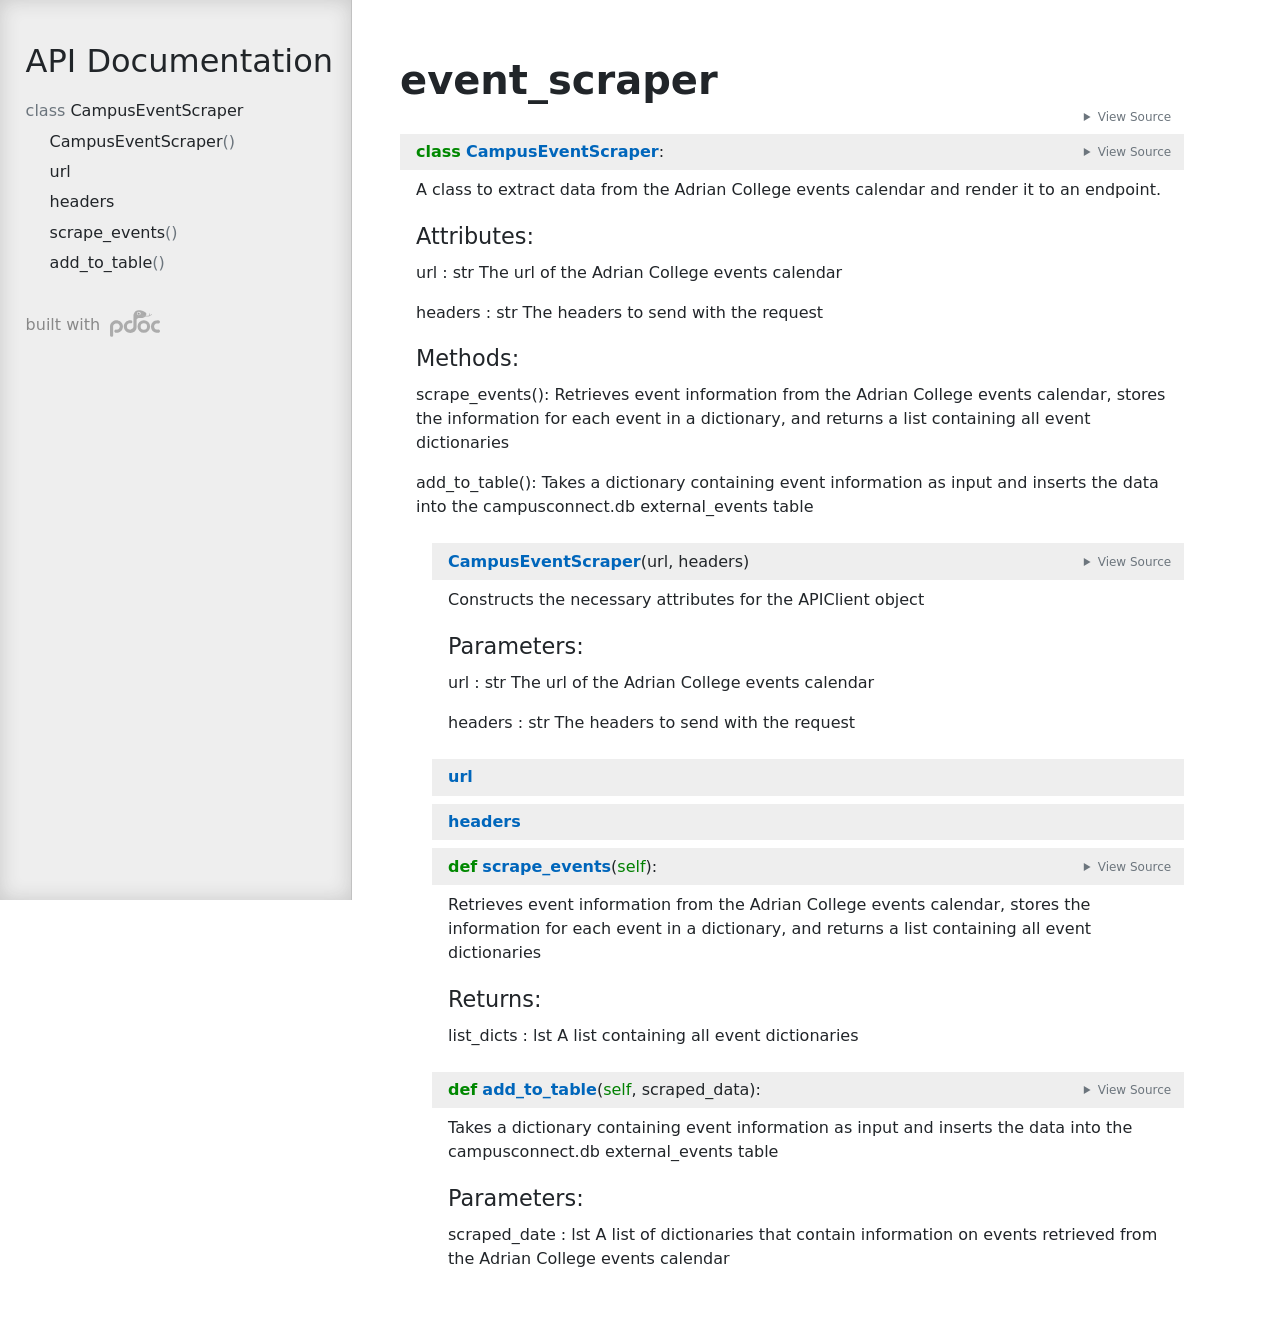
<file: CampusConnect/utils/docs/event_scraper.html>
<!doctype html>
<html lang="en">
<head>
    <meta charset="utf-8">
    <meta name="viewport" content="width=device-width, initial-scale=1">
    <meta name="generator" content="pdoc 16.0.0"/>
    <title>event_scraper API documentation</title>

    <style>/*! * Bootstrap Reboot v5.0.0 (https://getbootstrap.com/) * Copyright 2011-2021 The Bootstrap Authors * Copyright 2011-2021 Twitter, Inc. * Licensed under MIT (https://github.com/twbs/bootstrap/blob/main/LICENSE) * Forked from Normalize.css, licensed MIT (https://github.com/necolas/normalize.css/blob/master/LICENSE.md) */*,::after,::before{box-sizing:border-box}@media (prefers-reduced-motion:no-preference){:root{scroll-behavior:smooth}}body{margin:0;font-family:system-ui,-apple-system,"Segoe UI",Roboto,"Helvetica Neue",Arial,"Noto Sans","Liberation Sans",sans-serif,"Apple Color Emoji","Segoe UI Emoji","Segoe UI Symbol","Noto Color Emoji";font-size:1rem;font-weight:400;line-height:1.5;color:#212529;background-color:#fff;-webkit-text-size-adjust:100%;-webkit-tap-highlight-color:transparent}hr{margin:1rem 0;color:inherit;background-color:currentColor;border:0;opacity:.25}hr:not([size]){height:1px}h1,h2,h3,h4,h5,h6{margin-top:0;margin-bottom:.5rem;font-weight:500;line-height:1.2}h1{font-size:calc(1.375rem + 1.5vw)}@media (min-width:1200px){h1{font-size:2.5rem}}h2{font-size:calc(1.325rem + .9vw)}@media (min-width:1200px){h2{font-size:2rem}}h3{font-size:calc(1.3rem + .6vw)}@media (min-width:1200px){h3{font-size:1.75rem}}h4{font-size:calc(1.275rem + .3vw)}@media (min-width:1200px){h4{font-size:1.5rem}}h5{font-size:1.25rem}h6{font-size:1rem}p{margin-top:0;margin-bottom:1rem}abbr[data-bs-original-title],abbr[title]{-webkit-text-decoration:underline dotted;text-decoration:underline dotted;cursor:help;-webkit-text-decoration-skip-ink:none;text-decoration-skip-ink:none}address{margin-bottom:1rem;font-style:normal;line-height:inherit}ol,ul{padding-left:2rem}dl,ol,ul{margin-top:0;margin-bottom:1rem}ol ol,ol ul,ul ol,ul ul{margin-bottom:0}dt{font-weight:700}dd{margin-bottom:.5rem;margin-left:0}blockquote{margin:0 0 1rem}b,strong{font-weight:bolder}small{font-size:.875em}mark{padding:.2em;background-color:#fcf8e3}sub,sup{position:relative;font-size:.75em;line-height:0;vertical-align:baseline}sub{bottom:-.25em}sup{top:-.5em}a{color:#0d6efd;text-decoration:underline}a:hover{color:#0a58ca}a:not([href]):not([class]),a:not([href]):not([class]):hover{color:inherit;text-decoration:none}code,kbd,pre,samp{font-family:SFMono-Regular,Menlo,Monaco,Consolas,"Liberation Mono","Courier New",monospace;font-size:1em;direction:ltr;unicode-bidi:bidi-override}pre{display:block;margin-top:0;margin-bottom:1rem;overflow:auto;font-size:.875em}pre code{font-size:inherit;color:inherit;word-break:normal}code{font-size:.875em;color:#d63384;word-wrap:break-word}a>code{color:inherit}kbd{padding:.2rem .4rem;font-size:.875em;color:#fff;background-color:#212529;border-radius:.2rem}kbd kbd{padding:0;font-size:1em;font-weight:700}figure{margin:0 0 1rem}img,svg{vertical-align:middle}table{caption-side:bottom;border-collapse:collapse}caption{padding-top:.5rem;padding-bottom:.5rem;color:#6c757d;text-align:left}th{text-align:inherit;text-align:-webkit-match-parent}tbody,td,tfoot,th,thead,tr{border-color:inherit;border-style:solid;border-width:0}label{display:inline-block}button{border-radius:0}button:focus:not(:focus-visible){outline:0}button,input,optgroup,select,textarea{margin:0;font-family:inherit;font-size:inherit;line-height:inherit}button,select{text-transform:none}[role=button]{cursor:pointer}select{word-wrap:normal}select:disabled{opacity:1}[list]::-webkit-calendar-picker-indicator{display:none}[type=button],[type=reset],[type=submit],button{-webkit-appearance:button}[type=button]:not(:disabled),[type=reset]:not(:disabled),[type=submit]:not(:disabled),button:not(:disabled){cursor:pointer}::-moz-focus-inner{padding:0;border-style:none}textarea{resize:vertical}fieldset{min-width:0;padding:0;margin:0;border:0}legend{float:left;width:100%;padding:0;margin-bottom:.5rem;font-size:calc(1.275rem + .3vw);line-height:inherit}@media (min-width:1200px){legend{font-size:1.5rem}}legend+*{clear:left}::-webkit-datetime-edit-day-field,::-webkit-datetime-edit-fields-wrapper,::-webkit-datetime-edit-hour-field,::-webkit-datetime-edit-minute,::-webkit-datetime-edit-month-field,::-webkit-datetime-edit-text,::-webkit-datetime-edit-year-field{padding:0}::-webkit-inner-spin-button{height:auto}[type=search]{outline-offset:-2px;-webkit-appearance:textfield}::-webkit-search-decoration{-webkit-appearance:none}::-webkit-color-swatch-wrapper{padding:0}::file-selector-button{font:inherit}::-webkit-file-upload-button{font:inherit;-webkit-appearance:button}output{display:inline-block}iframe{border:0}summary{display:list-item;cursor:pointer}progress{vertical-align:baseline}[hidden]{display:none!important}</style>
    <style>/*! syntax-highlighting.css */pre{line-height:125%;}span.linenos{color:inherit; background-color:transparent; padding-left:5px; padding-right:20px;}.pdoc-code .hll{background-color:#ffffcc}.pdoc-code{background:#f8f8f8;}.pdoc-code .c{color:#3D7B7B; font-style:italic}.pdoc-code .err{border:1px solid #FF0000}.pdoc-code .k{color:#008000; font-weight:bold}.pdoc-code .o{color:#666666}.pdoc-code .ch{color:#3D7B7B; font-style:italic}.pdoc-code .cm{color:#3D7B7B; font-style:italic}.pdoc-code .cp{color:#9C6500}.pdoc-code .cpf{color:#3D7B7B; font-style:italic}.pdoc-code .c1{color:#3D7B7B; font-style:italic}.pdoc-code .cs{color:#3D7B7B; font-style:italic}.pdoc-code .gd{color:#A00000}.pdoc-code .ge{font-style:italic}.pdoc-code .gr{color:#E40000}.pdoc-code .gh{color:#000080; font-weight:bold}.pdoc-code .gi{color:#008400}.pdoc-code .go{color:#717171}.pdoc-code .gp{color:#000080; font-weight:bold}.pdoc-code .gs{font-weight:bold}.pdoc-code .gu{color:#800080; font-weight:bold}.pdoc-code .gt{color:#0044DD}.pdoc-code .kc{color:#008000; font-weight:bold}.pdoc-code .kd{color:#008000; font-weight:bold}.pdoc-code .kn{color:#008000; font-weight:bold}.pdoc-code .kp{color:#008000}.pdoc-code .kr{color:#008000; font-weight:bold}.pdoc-code .kt{color:#B00040}.pdoc-code .m{color:#666666}.pdoc-code .s{color:#BA2121}.pdoc-code .na{color:#687822}.pdoc-code .nb{color:#008000}.pdoc-code .nc{color:#0000FF; font-weight:bold}.pdoc-code .no{color:#880000}.pdoc-code .nd{color:#AA22FF}.pdoc-code .ni{color:#717171; font-weight:bold}.pdoc-code .ne{color:#CB3F38; font-weight:bold}.pdoc-code .nf{color:#0000FF}.pdoc-code .nl{color:#767600}.pdoc-code .nn{color:#0000FF; font-weight:bold}.pdoc-code .nt{color:#008000; font-weight:bold}.pdoc-code .nv{color:#19177C}.pdoc-code .ow{color:#AA22FF; font-weight:bold}.pdoc-code .w{color:#bbbbbb}.pdoc-code .mb{color:#666666}.pdoc-code .mf{color:#666666}.pdoc-code .mh{color:#666666}.pdoc-code .mi{color:#666666}.pdoc-code .mo{color:#666666}.pdoc-code .sa{color:#BA2121}.pdoc-code .sb{color:#BA2121}.pdoc-code .sc{color:#BA2121}.pdoc-code .dl{color:#BA2121}.pdoc-code .sd{color:#BA2121; font-style:italic}.pdoc-code .s2{color:#BA2121}.pdoc-code .se{color:#AA5D1F; font-weight:bold}.pdoc-code .sh{color:#BA2121}.pdoc-code .si{color:#A45A77; font-weight:bold}.pdoc-code .sx{color:#008000}.pdoc-code .sr{color:#A45A77}.pdoc-code .s1{color:#BA2121}.pdoc-code .ss{color:#19177C}.pdoc-code .bp{color:#008000}.pdoc-code .fm{color:#0000FF}.pdoc-code .vc{color:#19177C}.pdoc-code .vg{color:#19177C}.pdoc-code .vi{color:#19177C}.pdoc-code .vm{color:#19177C}.pdoc-code .il{color:#666666}</style>
    <style>/*! theme.css */:root{--pdoc-background:#fff;}.pdoc{--text:#212529;--muted:#6c757d;--link:#3660a5;--link-hover:#1659c5;--code:#f8f8f8;--active:#fff598;--accent:#eee;--accent2:#c1c1c1;--nav-hover:rgba(255, 255, 255, 0.5);--name:#0066BB;--def:#008800;--annotation:#007020;}</style>
    <style>/*! layout.css */html, body{width:100%;height:100%;}html, main{scroll-behavior:smooth;}body{background-color:var(--pdoc-background);}@media (max-width:769px){#navtoggle{cursor:pointer;position:absolute;width:50px;height:40px;top:1rem;right:1rem;border-color:var(--text);color:var(--text);display:flex;opacity:0.8;z-index:999;}#navtoggle:hover{opacity:1;}#togglestate + div{display:none;}#togglestate:checked + div{display:inherit;}main, header{padding:2rem 3vw;}header + main{margin-top:-3rem;}.git-button{display:none !important;}nav input[type="search"]{max-width:77%;}nav input[type="search"]:first-child{margin-top:-6px;}nav input[type="search"]:valid ~ *{display:none !important;}}@media (min-width:770px){:root{--sidebar-width:clamp(12.5rem, 28vw, 22rem);}nav{position:fixed;overflow:auto;height:100vh;width:var(--sidebar-width);}main, header{padding:3rem 2rem 3rem calc(var(--sidebar-width) + 3rem);width:calc(54rem + var(--sidebar-width));max-width:100%;}header + main{margin-top:-4rem;}#navtoggle{display:none;}}#togglestate{position:absolute;height:0;opacity:0;}nav.pdoc{--pad:clamp(0.5rem, 2vw, 1.75rem);--indent:1.5rem;background-color:var(--accent);border-right:1px solid var(--accent2);box-shadow:0 0 20px rgba(50, 50, 50, .2) inset;padding:0 0 0 var(--pad);overflow-wrap:anywhere;scrollbar-width:thin; scrollbar-color:var(--accent2) transparent; z-index:1}nav.pdoc::-webkit-scrollbar{width:.4rem; }nav.pdoc::-webkit-scrollbar-thumb{background-color:var(--accent2); }nav.pdoc > div{padding:var(--pad) 0;}nav.pdoc .module-list-button{display:inline-flex;align-items:center;color:var(--text);border-color:var(--muted);margin-bottom:1rem;}nav.pdoc .module-list-button:hover{border-color:var(--text);}nav.pdoc input[type=search]{display:block;outline-offset:0;width:calc(100% - var(--pad));}nav.pdoc .logo{max-width:calc(100% - var(--pad));max-height:35vh;display:block;margin:0 auto 1rem;transform:translate(calc(-.5 * var(--pad)), 0);}nav.pdoc ul{list-style:none;padding-left:0;}nav.pdoc > div > ul{margin-left:calc(0px - var(--pad));}nav.pdoc li a{padding:.2rem 0 .2rem calc(var(--pad) + var(--indent));}nav.pdoc > div > ul > li > a{padding-left:var(--pad);}nav.pdoc li{transition:all 100ms;}nav.pdoc li:hover{background-color:var(--nav-hover);}nav.pdoc a, nav.pdoc a:hover{color:var(--text);}nav.pdoc a{display:block;}nav.pdoc > h2:first-of-type{margin-top:1.5rem;}nav.pdoc .class:before{content:"class ";color:var(--muted);}nav.pdoc .function:after{content:"()";color:var(--muted);}nav.pdoc footer:before{content:"";display:block;width:calc(100% - var(--pad));border-top:solid var(--accent2) 1px;margin-top:1.5rem;padding-top:.5rem;}nav.pdoc footer{font-size:small;}</style>
    <style>/*! content.css */.pdoc{color:var(--text);box-sizing:border-box;line-height:1.5;background:none;}.pdoc .pdoc-button{cursor:pointer;display:inline-block;border:solid black 1px;border-radius:2px;font-size:.75rem;padding:calc(0.5em - 1px) 1em;transition:100ms all;}.pdoc .alert{padding:1rem 1rem 1rem calc(1.5rem + 24px);border:1px solid transparent;border-radius:.25rem;background-repeat:no-repeat;background-position:.75rem center;margin-bottom:1rem;}.pdoc .alert > em{display:none;}.pdoc .alert > *:last-child{margin-bottom:0;}.pdoc .alert.note{color:#084298;background-color:#cfe2ff;border-color:#b6d4fe;background-image:url("data:image/svg+xml,%3Csvg%20xmlns%3D%22http%3A//www.w3.org/2000/svg%22%20width%3D%2224%22%20height%3D%2224%22%20fill%3D%22%23084298%22%20viewBox%3D%220%200%2016%2016%22%3E%3Cpath%20d%3D%22M8%2016A8%208%200%201%200%208%200a8%208%200%200%200%200%2016zm.93-9.412-1%204.705c-.07.34.029.533.304.533.194%200%20.487-.07.686-.246l-.088.416c-.287.346-.92.598-1.465.598-.703%200-1.002-.422-.808-1.319l.738-3.468c.064-.293.006-.399-.287-.47l-.451-.081.082-.381%202.29-.287zM8%205.5a1%201%200%201%201%200-2%201%201%200%200%201%200%202z%22/%3E%3C/svg%3E");}.pdoc .alert.tip{color:#0a3622;background-color:#d1e7dd;border-color:#a3cfbb;background-image:url("data:image/svg+xml,%3Csvg%20xmlns%3D%22http%3A//www.w3.org/2000/svg%22%20width%3D%2224%22%20height%3D%2224%22%20fill%3D%22%230a3622%22%20viewBox%3D%220%200%2016%2016%22%3E%3Cpath%20d%3D%22M2%206a6%206%200%201%201%2010.174%204.31c-.203.196-.359.4-.453.619l-.762%201.769A.5.5%200%200%201%2010.5%2013a.5.5%200%200%201%200%201%20.5.5%200%200%201%200%201l-.224.447a1%201%200%200%201-.894.553H6.618a1%201%200%200%201-.894-.553L5.5%2015a.5.5%200%200%201%200-1%20.5.5%200%200%201%200-1%20.5.5%200%200%201-.46-.302l-.761-1.77a2%202%200%200%200-.453-.618A5.98%205.98%200%200%201%202%206m6-5a5%205%200%200%200-3.479%208.592c.263.254.514.564.676.941L5.83%2012h4.342l.632-1.467c.162-.377.413-.687.676-.941A5%205%200%200%200%208%201%22/%3E%3C/svg%3E");}.pdoc .alert.important{color:#055160;background-color:#cff4fc;border-color:#9eeaf9;background-image:url("data:image/svg+xml,%3Csvg%20xmlns%3D%22http%3A//www.w3.org/2000/svg%22%20width%3D%2224%22%20height%3D%2224%22%20fill%3D%22%23055160%22%20viewBox%3D%220%200%2016%2016%22%3E%3Cpath%20d%3D%22M2%200a2%202%200%200%200-2%202v12a2%202%200%200%200%202%202h12a2%202%200%200%200%202-2V2a2%202%200%200%200-2-2zm6%204c.535%200%20.954.462.9.995l-.35%203.507a.552.552%200%200%201-1.1%200L7.1%204.995A.905.905%200%200%201%208%204m.002%206a1%201%200%201%201%200%202%201%201%200%200%201%200-2%22/%3E%3C/svg%3E");}.pdoc .alert.warning{color:#664d03;background-color:#fff3cd;border-color:#ffecb5;background-image:url("data:image/svg+xml,%3Csvg%20xmlns%3D%22http%3A//www.w3.org/2000/svg%22%20width%3D%2224%22%20height%3D%2224%22%20fill%3D%22%23664d03%22%20viewBox%3D%220%200%2016%2016%22%3E%3Cpath%20d%3D%22M8.982%201.566a1.13%201.13%200%200%200-1.96%200L.165%2013.233c-.457.778.091%201.767.98%201.767h13.713c.889%200%201.438-.99.98-1.767L8.982%201.566zM8%205c.535%200%20.954.462.9.995l-.35%203.507a.552.552%200%200%201-1.1%200L7.1%205.995A.905.905%200%200%201%208%205zm.002%206a1%201%200%201%201%200%202%201%201%200%200%201%200-2z%22/%3E%3C/svg%3E");}.pdoc .alert.caution{color:#842029;background-color:#f8d7da;border-color:#f5c2c7;background-image:url("data:image/svg+xml,%3Csvg%20xmlns%3D%22http%3A//www.w3.org/2000/svg%22%20width%3D%2224%22%20height%3D%2224%22%20fill%3D%22%23842029%22%20viewBox%3D%220%200%2016%2016%22%3E%3Cpath%20d%3D%22M11.46.146A.5.5%200%200%200%2011.107%200H4.893a.5.5%200%200%200-.353.146L.146%204.54A.5.5%200%200%200%200%204.893v6.214a.5.5%200%200%200%20.146.353l4.394%204.394a.5.5%200%200%200%20.353.146h6.214a.5.5%200%200%200%20.353-.146l4.394-4.394a.5.5%200%200%200%20.146-.353V4.893a.5.5%200%200%200-.146-.353zM8%204c.535%200%20.954.462.9.995l-.35%203.507a.552.552%200%200%201-1.1%200L7.1%204.995A.905.905%200%200%201%208%204m.002%206a1%201%200%201%201%200%202%201%201%200%200%201%200-2%22/%3E%3C/svg%3E");}.pdoc .alert.danger{color:#842029;background-color:#f8d7da;border-color:#f5c2c7;background-image:url("data:image/svg+xml,%3Csvg%20xmlns%3D%22http%3A//www.w3.org/2000/svg%22%20width%3D%2224%22%20height%3D%2224%22%20fill%3D%22%23842029%22%20viewBox%3D%220%200%2016%2016%22%3E%3Cpath%20d%3D%22M5.52.359A.5.5%200%200%201%206%200h4a.5.5%200%200%201%20.474.658L8.694%206H12.5a.5.5%200%200%201%20.395.807l-7%209a.5.5%200%200%201-.873-.454L6.823%209.5H3.5a.5.5%200%200%201-.48-.641l2.5-8.5z%22/%3E%3C/svg%3E");}.pdoc .visually-hidden{position:absolute !important;width:1px !important;height:1px !important;padding:0 !important;margin:-1px !important;overflow:hidden !important;clip:rect(0, 0, 0, 0) !important;white-space:nowrap !important;border:0 !important;}.pdoc h1, .pdoc h2, .pdoc h3{font-weight:300;margin:.3em 0;padding:.2em 0;}.pdoc > section:not(.module-info) h1{font-size:1.5rem;font-weight:500;}.pdoc > section:not(.module-info) h2{font-size:1.4rem;font-weight:500;}.pdoc > section:not(.module-info) h3{font-size:1.3rem;font-weight:500;}.pdoc > section:not(.module-info) h4{font-size:1.2rem;}.pdoc > section:not(.module-info) h5{font-size:1.1rem;}.pdoc a{text-decoration:none;color:var(--link);}.pdoc a:hover{color:var(--link-hover);}.pdoc blockquote{margin-left:2rem;}.pdoc pre{border-top:1px solid var(--accent2);border-bottom:1px solid var(--accent2);margin-top:0;margin-bottom:1em;padding:.5rem 0 .5rem .5rem;overflow-x:auto;background-color:var(--code);}.pdoc code{color:var(--text);padding:.2em .4em;margin:0;font-size:85%;background-color:var(--accent);border-radius:6px;}.pdoc a > code{color:inherit;}.pdoc pre > code{display:inline-block;font-size:inherit;background:none;border:none;padding:0;}.pdoc > section:not(.module-info){margin-bottom:1.5rem;}.pdoc .modulename{margin-top:0;font-weight:bold;}.pdoc .modulename a{color:var(--link);transition:100ms all;}.pdoc .git-button{float:right;border:solid var(--link) 1px;}.pdoc .git-button:hover{background-color:var(--link);color:var(--pdoc-background);}.view-source-toggle-state,.view-source-toggle-state ~ .pdoc-code{display:none;}.view-source-toggle-state:checked ~ .pdoc-code{display:block;}.view-source-button{display:inline-block;float:right;font-size:.75rem;line-height:1.5rem;color:var(--muted);padding:0 .4rem 0 1.3rem;cursor:pointer;text-indent:-2px;}.view-source-button > span{visibility:hidden;}.module-info .view-source-button{float:none;display:flex;justify-content:flex-end;margin:-1.2rem .4rem -.2rem 0;}.view-source-button::before{position:absolute;content:"View Source";display:list-item;list-style-type:disclosure-closed;}.view-source-toggle-state:checked ~ .attr .view-source-button::before,.view-source-toggle-state:checked ~ .view-source-button::before{list-style-type:disclosure-open;}.pdoc .docstring{margin-bottom:1.5rem;}.pdoc section:not(.module-info) .docstring{margin-left:clamp(0rem, 5vw - 2rem, 1rem);}.pdoc .docstring .pdoc-code{margin-left:1em;margin-right:1em;}.pdoc h1:target,.pdoc h2:target,.pdoc h3:target,.pdoc h4:target,.pdoc h5:target,.pdoc h6:target,.pdoc .pdoc-code > pre > span:target{background-color:var(--active);box-shadow:-1rem 0 0 0 var(--active);}.pdoc .pdoc-code > pre > span:target{display:block;}.pdoc div:target > .attr,.pdoc section:target > .attr,.pdoc dd:target > a{background-color:var(--active);}.pdoc *{scroll-margin:2rem;}.pdoc .pdoc-code .linenos{user-select:none;}.pdoc .attr:hover{filter:contrast(0.95);}.pdoc section, .pdoc .classattr{position:relative;}.pdoc .headerlink{--width:clamp(1rem, 3vw, 2rem);position:absolute;top:0;left:calc(0rem - var(--width));transition:all 100ms ease-in-out;opacity:0;}.pdoc .headerlink::before{content:"#";display:block;text-align:center;width:var(--width);height:2.3rem;line-height:2.3rem;font-size:1.5rem;}.pdoc .attr:hover ~ .headerlink,.pdoc *:target > .headerlink,.pdoc .headerlink:hover{opacity:1;}.pdoc .attr{display:block;margin:.5rem 0 .5rem;padding:.4rem .4rem .4rem 1rem;background-color:var(--accent);overflow-x:auto;}.pdoc .classattr{margin-left:2rem;}.pdoc .decorator-deprecated{color:#842029;}.pdoc .decorator-deprecated ~ span{filter:grayscale(1) opacity(0.8);}.pdoc .name{color:var(--name);font-weight:bold;}.pdoc .def{color:var(--def);font-weight:bold;}.pdoc .signature{background-color:transparent;}.pdoc .param, .pdoc .return-annotation{white-space:pre;}.pdoc .signature.multiline .param{display:block;}.pdoc .signature.condensed .param{display:inline-block;}.pdoc .annotation{color:var(--annotation);}.pdoc .view-value-toggle-state,.pdoc .view-value-toggle-state ~ .default_value{display:none;}.pdoc .view-value-toggle-state:checked ~ .default_value{display:inherit;}.pdoc .view-value-button{font-size:.5rem;vertical-align:middle;border-style:dashed;margin-top:-0.1rem;}.pdoc .view-value-button:hover{background:white;}.pdoc .view-value-button::before{content:"show";text-align:center;width:2.2em;display:inline-block;}.pdoc .view-value-toggle-state:checked ~ .view-value-button::before{content:"hide";}.pdoc .inherited{margin-left:2rem;}.pdoc .inherited dt{font-weight:700;}.pdoc .inherited dt, .pdoc .inherited dd{display:inline;margin-left:0;margin-bottom:.5rem;}.pdoc .inherited dd:not(:last-child):after{content:", ";}.pdoc .inherited .class:before{content:"class ";}.pdoc .inherited .function a:after{content:"()";}.pdoc .search-result .docstring{overflow:auto;max-height:25vh;}.pdoc .search-result.focused > .attr{background-color:var(--active);}.pdoc .attribution{margin-top:2rem;display:block;opacity:0.5;transition:all 200ms;filter:grayscale(100%);}.pdoc .attribution:hover{opacity:1;filter:grayscale(0%);}.pdoc .attribution img{margin-left:5px;height:27px;vertical-align:bottom;width:50px;transition:all 200ms;}.pdoc table{display:block;width:max-content;max-width:100%;overflow:auto;margin-bottom:1rem;}.pdoc table th{font-weight:600;}.pdoc table th, .pdoc table td{padding:6px 13px;border:1px solid var(--accent2);}</style>
    <style>/*! custom.css */</style></head>
<body>
    <nav class="pdoc">
        <label id="navtoggle" for="togglestate" class="pdoc-button"><svg xmlns='http://www.w3.org/2000/svg' viewBox='0 0 30 30'><path stroke-linecap='round' stroke="currentColor" stroke-miterlimit='10' stroke-width='2' d='M4 7h22M4 15h22M4 23h22'/></svg></label>
        <input id="togglestate" type="checkbox" aria-hidden="true" tabindex="-1">
        <div>




            <h2>API Documentation</h2>
                <ul class="memberlist">
            <li>
                    <a class="class" href="#CampusEventScraper">CampusEventScraper</a>
                            <ul class="memberlist">
                        <li>
                                <a class="function" href="#CampusEventScraper.__init__">CampusEventScraper</a>
                        </li>
                        <li>
                                <a class="variable" href="#CampusEventScraper.url">url</a>
                        </li>
                        <li>
                                <a class="variable" href="#CampusEventScraper.headers">headers</a>
                        </li>
                        <li>
                                <a class="function" href="#CampusEventScraper.scrape_events">scrape_events</a>
                        </li>
                        <li>
                                <a class="function" href="#CampusEventScraper.add_to_table">add_to_table</a>
                        </li>
                </ul>

            </li>
    </ul>



        <a class="attribution" title="pdoc: Python API documentation generator" href="https://pdoc.dev" target="_blank">
            built with <span class="visually-hidden">pdoc</span><img
                alt="pdoc logo"
                src="data:image/svg+xml,%3Csvg%20xmlns%3D%22http%3A//www.w3.org/2000/svg%22%20role%3D%22img%22%20aria-label%3D%22pdoc%20logo%22%20width%3D%22300%22%20height%3D%22160%22%20viewBox%3D%220%200%20150%2080%22%3E%3Ctitle%3Epdoc%3C/title%3E%3Cpath%20d%3D%22M132.316%2048.886c.276-4.679%202.342-6.698%204.409-7.982s4.27-1.165%206.751-1.055c1.586.07%203.044.156%204.222-.482%201.142-.619%202.026-1.932%202.162-3.739.268-3.576-1.929-5.368-5.006-5.551s-7.599.524-10.517%201.606c-4.455%201.652-8.588%206.606-9.552%208.992s-2.342%206.193-1.745%2010.873%202.664%209.221%205.878%2011.79%205.878%203.808%2010.103%204.312%203.444.229%206.062.229%205.006-2.202%204.914-4.909-2.296-5.001-4.501-4.863-3.077.505-5.281.229-7.715-2.064-7.899-9.451z%22%20fill%3D%22%23198754%22/%3E%3Ccircle%20cx%3D%22101.504%22%20cy%3D%2248.943%22%20r%3D%2214.208%22%20fill%3D%22none%22%20stroke%3D%22%23198754%22%20stroke-width%3D%229.354%22/%3E%3Cpath%20d%3D%22M87.81.002c-3.637.065-5.001.454-7.014%201.232s-3.443%201.363-6.3%204.282c-1.723%201.76-3.148%205.019-3.776%207.329-.413%201.521-.316%202.63-.316%202.63l-.195%2034.612c.065%205.774-6.755%208.305-9.612%208.37s-9.678-1.038-9.743-9.408%207.128-9.521%208.362-9.521c1.413-.13%202.526-.021%203.718-.016%202.071.009%204.157-.778%204.092-4.671s-4.157-4.736-4.157-4.736c-6.3-.843-11.43%202.206-11.43%202.206S40.917%2038.15%2041.372%2049.634%2051.568%2068.19%2061.311%2068.125s18.316-7.007%2018.445-17.193l.13-22.772c.046-2.291%202.683-3.644%204.476-4.203.745-.232%201.694-.274%201.694-.274l10.457-.13s4.871-.324%207.729-3.114%204.352-6.294%204.352-6.294.974-3.049.13-4.606-.195-1.233-2.792-3.309-8.573-4.477-8.573-4.477S91.447-.063%2087.81.002zM0%2047.169l.065%2028.417S0%2080.127%204.481%2079.997s5.072-3.866%205.049-4.152l-.113-28.482s1.624-7.656%209.937-7.721%2010.002%206.942%2010.002%208.499-.909%2010.51-9.093%2010.51c-.948%200-2.99-.567-4.145-.272-3.919%201-3.194%204.554-3.194%204.554s.065%205.061%207.404%204.996%2018.575-6.034%2018.575-19.074S26.953%2030.04%2019.549%2029.91%201.234%2035.296%200%2047.169z%22%20fill%3D%22%23198754%22/%3E%3Cg%20transform%3D%22matrix%28.325601%200%200%20.325256%20-10.32669%20-45.802786%29%22%3E%3Ccircle%20cx%3D%22297.554%22%20cy%3D%22172.286%22%20r%3D%2216.5%22%20fill%3D%22%23fff%22/%3E%3Cellipse%20cx%3D%22297.709%22%20cy%3D%22172.642%22%20rx%3D%2211.071%22%20ry%3D%2210.871%22%20fill%3D%22%23105a48%22/%3E%3Ccircle%20cx%3D%22304.104%22%20cy%3D%22167.667%22%20r%3D%224.5%22%20fill%3D%22%23fff%22/%3E%3C/g%3E%3Cpath%20d%3D%22M94.661%2017.032l.893-1.476s.99.714%201.916.925%201.575.114%202.955.114l14.565-.162c1.283-.032%203.085-.762%203.02-3.293s-.373-3.503-.373-3.503l1.283-.487s.52.503.877%201.573.309%201.995.292%202.66-.227%201.541-.227%201.541%201.564-.308%202.359-1.038.823-.779%201.489-1.508.812-.86.812-.86.552-.13.877.26.341.957.065%201.46-1.672%202.206-3.247%203.066-2.76%201.427-3.929%201.768-3.848.73-7.063.714l-10.944-.114s-2.143-.081-3.02-.373-2.241-.973-2.598-1.265z%22%20fill%3D%22%23d36d49%22/%3E%3Cg%20fill%3D%22%23105a48%22%3E%3Cellipse%20cx%3D%2293.052%22%20cy%3D%2243.567%22%20rx%3D%22.869%22%20ry%3D%221.014%22%20transform%3D%22rotate%28341.022%29%22/%3E%3Cellipse%20cx%3D%22104.3%22%20cy%3D%22-16.184%22%20rx%3D%22.865%22%20ry%3D%221.009%22%20transform%3D%22rotate%2814.786%29%22/%3E%3C/g%3E%3C/svg%3E"/>
        </a>
</div>
    </nav>
    <main class="pdoc">
            <section class="module-info">
                    <h1 class="modulename">
event_scraper    </h1>

                
                        <input id="mod-event_scraper-view-source" class="view-source-toggle-state" type="checkbox" aria-hidden="true" tabindex="-1">

                        <label class="view-source-button" for="mod-event_scraper-view-source"><span>View Source</span></label>

                        <div class="pdoc-code codehilite"><pre><span></span><span id="L-1"><a href="#L-1"><span class="linenos">  1</span></a><span class="kn">import</span> <span class="nn">requests</span>
</span><span id="L-2"><a href="#L-2"><span class="linenos">  2</span></a><span class="kn">from</span> <span class="nn">bs4</span> <span class="kn">import</span> <span class="n">BeautifulSoup</span>
</span><span id="L-3"><a href="#L-3"><span class="linenos">  3</span></a><span class="kn">import</span> <span class="nn">sqlite3</span>
</span><span id="L-4"><a href="#L-4"><span class="linenos">  4</span></a><span class="kn">import</span> <span class="nn">time</span>
</span><span id="L-5"><a href="#L-5"><span class="linenos">  5</span></a><span class="kn">import</span> <span class="nn">os</span>
</span><span id="L-6"><a href="#L-6"><span class="linenos">  6</span></a>
</span><span id="L-7"><a href="#L-7"><span class="linenos">  7</span></a><span class="k">class</span> <span class="nc">CampusEventScraper</span><span class="p">:</span>
</span><span id="L-8"><a href="#L-8"><span class="linenos">  8</span></a><span class="w">    </span><span class="sd">&quot;&quot;&quot;</span>
</span><span id="L-9"><a href="#L-9"><span class="linenos">  9</span></a><span class="sd">    A class to extract data from the Adrian College events calendar and render it to an endpoint.</span>
</span><span id="L-10"><a href="#L-10"><span class="linenos"> 10</span></a>
</span><span id="L-11"><a href="#L-11"><span class="linenos"> 11</span></a><span class="sd">    Attributes:</span>
</span><span id="L-12"><a href="#L-12"><span class="linenos"> 12</span></a><span class="sd">    -----------</span>
</span><span id="L-13"><a href="#L-13"><span class="linenos"> 13</span></a><span class="sd">    url : str</span>
</span><span id="L-14"><a href="#L-14"><span class="linenos"> 14</span></a><span class="sd">        The url of the Adrian College events calendar</span>
</span><span id="L-15"><a href="#L-15"><span class="linenos"> 15</span></a><span class="sd">        </span>
</span><span id="L-16"><a href="#L-16"><span class="linenos"> 16</span></a><span class="sd">    headers : str</span>
</span><span id="L-17"><a href="#L-17"><span class="linenos"> 17</span></a><span class="sd">        The headers to send with the request</span>
</span><span id="L-18"><a href="#L-18"><span class="linenos"> 18</span></a>
</span><span id="L-19"><a href="#L-19"><span class="linenos"> 19</span></a><span class="sd">    Methods:</span>
</span><span id="L-20"><a href="#L-20"><span class="linenos"> 20</span></a><span class="sd">    --------</span>
</span><span id="L-21"><a href="#L-21"><span class="linenos"> 21</span></a><span class="sd">    scrape_events():</span>
</span><span id="L-22"><a href="#L-22"><span class="linenos"> 22</span></a><span class="sd">        Retrieves event information from the Adrian College events calendar, </span>
</span><span id="L-23"><a href="#L-23"><span class="linenos"> 23</span></a><span class="sd">        stores the information for each event in a dictionary, </span>
</span><span id="L-24"><a href="#L-24"><span class="linenos"> 24</span></a><span class="sd">        and returns a list containing all event dictionaries</span>
</span><span id="L-25"><a href="#L-25"><span class="linenos"> 25</span></a>
</span><span id="L-26"><a href="#L-26"><span class="linenos"> 26</span></a><span class="sd">    add_to_table():</span>
</span><span id="L-27"><a href="#L-27"><span class="linenos"> 27</span></a><span class="sd">        Takes a dictionary containing event information as input </span>
</span><span id="L-28"><a href="#L-28"><span class="linenos"> 28</span></a><span class="sd">        and inserts the data into the campusconnect.db external_events table</span>
</span><span id="L-29"><a href="#L-29"><span class="linenos"> 29</span></a><span class="sd">    &quot;&quot;&quot;</span>
</span><span id="L-30"><a href="#L-30"><span class="linenos"> 30</span></a>    <span class="c1"># Initializes class object with url and headers parameters</span>
</span><span id="L-31"><a href="#L-31"><span class="linenos"> 31</span></a>    <span class="k">def</span> <span class="fm">__init__</span><span class="p">(</span><span class="bp">self</span><span class="p">,</span> <span class="n">url</span><span class="p">,</span> <span class="n">headers</span><span class="p">):</span>
</span><span id="L-32"><a href="#L-32"><span class="linenos"> 32</span></a><span class="w">        </span><span class="sd">&quot;&quot;&quot;</span>
</span><span id="L-33"><a href="#L-33"><span class="linenos"> 33</span></a><span class="sd">        Constructs the necessary attributes for the APIClient object</span>
</span><span id="L-34"><a href="#L-34"><span class="linenos"> 34</span></a>
</span><span id="L-35"><a href="#L-35"><span class="linenos"> 35</span></a><span class="sd">        Parameters:</span>
</span><span id="L-36"><a href="#L-36"><span class="linenos"> 36</span></a><span class="sd">        -----------</span>
</span><span id="L-37"><a href="#L-37"><span class="linenos"> 37</span></a><span class="sd">        url : str</span>
</span><span id="L-38"><a href="#L-38"><span class="linenos"> 38</span></a><span class="sd">            The url of the Adrian College events calendar</span>
</span><span id="L-39"><a href="#L-39"><span class="linenos"> 39</span></a>
</span><span id="L-40"><a href="#L-40"><span class="linenos"> 40</span></a><span class="sd">        headers : str</span>
</span><span id="L-41"><a href="#L-41"><span class="linenos"> 41</span></a><span class="sd">            The headers to send with the request</span>
</span><span id="L-42"><a href="#L-42"><span class="linenos"> 42</span></a><span class="sd">        &quot;&quot;&quot;</span>
</span><span id="L-43"><a href="#L-43"><span class="linenos"> 43</span></a>        <span class="bp">self</span><span class="o">.</span><span class="n">url</span> <span class="o">=</span> <span class="n">url</span>
</span><span id="L-44"><a href="#L-44"><span class="linenos"> 44</span></a>        <span class="bp">self</span><span class="o">.</span><span class="n">headers</span> <span class="o">=</span> <span class="n">headers</span>
</span><span id="L-45"><a href="#L-45"><span class="linenos"> 45</span></a>
</span><span id="L-46"><a href="#L-46"><span class="linenos"> 46</span></a>    <span class="c1"># Scrapes events from the Adrian College calendar</span>
</span><span id="L-47"><a href="#L-47"><span class="linenos"> 47</span></a>    <span class="k">def</span> <span class="nf">scrape_events</span><span class="p">(</span><span class="bp">self</span><span class="p">):</span>
</span><span id="L-48"><a href="#L-48"><span class="linenos"> 48</span></a><span class="w">        </span><span class="sd">&quot;&quot;&quot;</span>
</span><span id="L-49"><a href="#L-49"><span class="linenos"> 49</span></a><span class="sd">        Retrieves event information from the Adrian College events calendar, </span>
</span><span id="L-50"><a href="#L-50"><span class="linenos"> 50</span></a><span class="sd">        stores the information for each event in a dictionary, </span>
</span><span id="L-51"><a href="#L-51"><span class="linenos"> 51</span></a><span class="sd">        and returns a list containing all event dictionaries</span>
</span><span id="L-52"><a href="#L-52"><span class="linenos"> 52</span></a><span class="sd">        </span>
</span><span id="L-53"><a href="#L-53"><span class="linenos"> 53</span></a><span class="sd">        Returns:</span>
</span><span id="L-54"><a href="#L-54"><span class="linenos"> 54</span></a><span class="sd">        --------</span>
</span><span id="L-55"><a href="#L-55"><span class="linenos"> 55</span></a><span class="sd">        list_dicts : lst</span>
</span><span id="L-56"><a href="#L-56"><span class="linenos"> 56</span></a><span class="sd">            A list containing all event dictionaries</span>
</span><span id="L-57"><a href="#L-57"><span class="linenos"> 57</span></a><span class="sd">        &quot;&quot;&quot;</span>
</span><span id="L-58"><a href="#L-58"><span class="linenos"> 58</span></a>        <span class="c1"># Sends the get request</span>
</span><span id="L-59"><a href="#L-59"><span class="linenos"> 59</span></a>        <span class="n">get_data</span> <span class="o">=</span> <span class="n">requests</span><span class="o">.</span><span class="n">get</span><span class="p">(</span><span class="bp">self</span><span class="o">.</span><span class="n">url</span><span class="p">,</span> <span class="n">headers</span><span class="o">=</span><span class="bp">self</span><span class="o">.</span><span class="n">headers</span><span class="p">)</span>
</span><span id="L-60"><a href="#L-60"><span class="linenos"> 60</span></a>
</span><span id="L-61"><a href="#L-61"><span class="linenos"> 61</span></a>        <span class="c1"># Retreive the webpage&#39;s content from the GET request</span>
</span><span id="L-62"><a href="#L-62"><span class="linenos"> 62</span></a>        <span class="n">webpage</span> <span class="o">=</span> <span class="n">BeautifulSoup</span><span class="p">(</span><span class="n">get_data</span><span class="o">.</span><span class="n">content</span><span class="p">,</span> <span class="s1">&#39;html.parser&#39;</span><span class="p">)</span>
</span><span id="L-63"><a href="#L-63"><span class="linenos"> 63</span></a>
</span><span id="L-64"><a href="#L-64"><span class="linenos"> 64</span></a>        <span class="c1"># Retrieve a list of only the events from the webpage&#39;s content</span>
</span><span id="L-65"><a href="#L-65"><span class="linenos"> 65</span></a>        <span class="n">event_list</span> <span class="o">=</span> <span class="n">webpage</span><span class="o">.</span><span class="n">find_all</span><span class="p">(</span><span class="s1">&#39;a&#39;</span><span class="p">,</span> <span class="n">class_</span><span class="o">=</span> <span class="s2">&quot;event&quot;</span><span class="p">)</span>
</span><span id="L-66"><a href="#L-66"><span class="linenos"> 66</span></a>
</span><span id="L-67"><a href="#L-67"><span class="linenos"> 67</span></a>        <span class="c1"># Creates an empty list to store dictionaries containing the event information</span>
</span><span id="L-68"><a href="#L-68"><span class="linenos"> 68</span></a>        <span class="n">list_dicts</span> <span class="o">=</span> <span class="p">[]</span>
</span><span id="L-69"><a href="#L-69"><span class="linenos"> 69</span></a>
</span><span id="L-70"><a href="#L-70"><span class="linenos"> 70</span></a>        <span class="c1"># Retrieves the necessary information from each event</span>
</span><span id="L-71"><a href="#L-71"><span class="linenos"> 71</span></a>        <span class="k">for</span> <span class="n">event</span> <span class="ow">in</span> <span class="n">event_list</span><span class="p">:</span>
</span><span id="L-72"><a href="#L-72"><span class="linenos"> 72</span></a>            <span class="c1"># Retreives the event page url and formats it into a usable url</span>
</span><span id="L-73"><a href="#L-73"><span class="linenos"> 73</span></a>            <span class="n">url</span> <span class="o">=</span> <span class="n">event</span><span class="o">.</span><span class="n">get</span><span class="p">(</span><span class="s1">&#39;href&#39;</span><span class="p">)</span>
</span><span id="L-74"><a href="#L-74"><span class="linenos"> 74</span></a>            <span class="n">url</span> <span class="o">=</span> <span class="s2">&quot;https://adrian.edu&quot;</span> <span class="o">+</span> <span class="n">url</span>
</span><span id="L-75"><a href="#L-75"><span class="linenos"> 75</span></a>
</span><span id="L-76"><a href="#L-76"><span class="linenos"> 76</span></a>            <span class="c1"># Retreives the event title and formats it</span>
</span><span id="L-77"><a href="#L-77"><span class="linenos"> 77</span></a>            <span class="n">title</span> <span class="o">=</span> <span class="n">event</span><span class="o">.</span><span class="n">find</span><span class="p">(</span><span class="s1">&#39;p&#39;</span><span class="p">,</span> <span class="n">class_</span><span class="o">=</span><span class="s1">&#39;title&#39;</span><span class="p">)</span>
</span><span id="L-78"><a href="#L-78"><span class="linenos"> 78</span></a>            <span class="n">title</span> <span class="o">=</span> <span class="n">title</span><span class="o">.</span><span class="n">get_text</span><span class="p">()</span><span class="o">.</span><span class="n">strip</span><span class="p">()</span>
</span><span id="L-79"><a href="#L-79"><span class="linenos"> 79</span></a>
</span><span id="L-80"><a href="#L-80"><span class="linenos"> 80</span></a>            <span class="c1"># Retreives information from the webpage for the individual event, not the event calendar</span>
</span><span id="L-81"><a href="#L-81"><span class="linenos"> 81</span></a>            <span class="n">get_data</span> <span class="o">=</span> <span class="n">requests</span><span class="o">.</span><span class="n">get</span><span class="p">(</span><span class="n">url</span><span class="p">,</span> <span class="n">headers</span><span class="o">=</span><span class="bp">self</span><span class="o">.</span><span class="n">headers</span><span class="p">)</span>
</span><span id="L-82"><a href="#L-82"><span class="linenos"> 82</span></a>            <span class="n">webpage</span> <span class="o">=</span> <span class="n">BeautifulSoup</span><span class="p">(</span><span class="n">get_data</span><span class="o">.</span><span class="n">content</span><span class="p">,</span> <span class="s1">&#39;html.parser&#39;</span><span class="p">)</span>
</span><span id="L-83"><a href="#L-83"><span class="linenos"> 83</span></a>
</span><span id="L-84"><a href="#L-84"><span class="linenos"> 84</span></a>            <span class="c1"># Adds a delay to avoid requests getting blocked</span>
</span><span id="L-85"><a href="#L-85"><span class="linenos"> 85</span></a>            <span class="n">time</span><span class="o">.</span><span class="n">sleep</span><span class="p">(</span><span class="mf">1.2</span><span class="p">)</span>
</span><span id="L-86"><a href="#L-86"><span class="linenos"> 86</span></a>
</span><span id="L-87"><a href="#L-87"><span class="linenos"> 87</span></a>            <span class="c1"># Retreives the time and date the event is occurring</span>
</span><span id="L-88"><a href="#L-88"><span class="linenos"> 88</span></a>            <span class="n">time_and_date</span> <span class="o">=</span> <span class="n">webpage</span><span class="o">.</span><span class="n">find</span><span class="p">(</span><span class="s1">&#39;p&#39;</span><span class="p">,</span> <span class="n">class_</span><span class="o">=</span><span class="s1">&#39;dates&#39;</span><span class="p">)</span>
</span><span id="L-89"><a href="#L-89"><span class="linenos"> 89</span></a>            <span class="n">time_and_date</span> <span class="o">=</span> <span class="n">time_and_date</span><span class="o">.</span><span class="n">get_text</span><span class="p">()</span><span class="o">.</span><span class="n">strip</span><span class="p">()</span>
</span><span id="L-90"><a href="#L-90"><span class="linenos"> 90</span></a>            <span class="n">time_and_date</span> <span class="o">=</span> <span class="n">time_and_date</span><span class="o">.</span><span class="n">replace</span><span class="p">(</span><span class="s2">&quot;,&quot;</span><span class="p">,</span> <span class="s2">&quot;&quot;</span><span class="p">)</span>
</span><span id="L-91"><a href="#L-91"><span class="linenos"> 91</span></a>
</span><span id="L-92"><a href="#L-92"><span class="linenos"> 92</span></a>            <span class="c1"># Splits the time and date information so individual elements can be extracted</span>
</span><span id="L-93"><a href="#L-93"><span class="linenos"> 93</span></a>            <span class="n">time_date_list</span> <span class="o">=</span> <span class="n">time_and_date</span><span class="o">.</span><span class="n">split</span><span class="p">()</span>
</span><span id="L-94"><a href="#L-94"><span class="linenos"> 94</span></a>            <span class="n">list_length</span> <span class="o">=</span> <span class="nb">len</span><span class="p">(</span><span class="n">time_date_list</span><span class="p">)</span>
</span><span id="L-95"><a href="#L-95"><span class="linenos"> 95</span></a>
</span><span id="L-96"><a href="#L-96"><span class="linenos"> 96</span></a>            <span class="c1"># Creates variables to store the individual elements that will later be stored in the database</span>
</span><span id="L-97"><a href="#L-97"><span class="linenos"> 97</span></a>            <span class="n">start_date</span> <span class="o">=</span> <span class="kc">None</span>
</span><span id="L-98"><a href="#L-98"><span class="linenos"> 98</span></a>            <span class="n">end_date</span> <span class="o">=</span> <span class="kc">None</span>
</span><span id="L-99"><a href="#L-99"><span class="linenos"> 99</span></a>            <span class="n">start_time</span> <span class="o">=</span> <span class="kc">None</span>
</span><span id="L-100"><a href="#L-100"><span class="linenos">100</span></a>            <span class="n">end_time</span> <span class="o">=</span> <span class="kc">None</span>
</span><span id="L-101"><a href="#L-101"><span class="linenos">101</span></a>            <span class="n">location</span> <span class="o">=</span> <span class="kc">None</span>
</span><span id="L-102"><a href="#L-102"><span class="linenos">102</span></a>            <span class="n">address</span> <span class="o">=</span> <span class="kc">None</span>
</span><span id="L-103"><a href="#L-103"><span class="linenos">103</span></a>
</span><span id="L-104"><a href="#L-104"><span class="linenos">104</span></a>            <span class="c1"># Retreives date and time information from the event</span>
</span><span id="L-105"><a href="#L-105"><span class="linenos">105</span></a>            <span class="k">if</span> <span class="n">list_length</span> <span class="o">==</span> <span class="mi">3</span><span class="p">:</span>
</span><span id="L-106"><a href="#L-106"><span class="linenos">106</span></a>                <span class="n">start_date</span> <span class="o">=</span> <span class="n">time_date_list</span><span class="p">[</span><span class="mi">0</span><span class="p">]</span> <span class="o">+</span> <span class="s2">&quot; &quot;</span> <span class="o">+</span> <span class="n">time_date_list</span><span class="p">[</span><span class="mi">1</span><span class="p">]</span>
</span><span id="L-107"><a href="#L-107"><span class="linenos">107</span></a>            <span class="k">elif</span> <span class="n">list_length</span> <span class="o">==</span> <span class="mi">6</span><span class="p">:</span>
</span><span id="L-108"><a href="#L-108"><span class="linenos">108</span></a>                <span class="n">start_date</span> <span class="o">=</span> <span class="n">time_date_list</span><span class="p">[</span><span class="mi">0</span><span class="p">]</span> <span class="o">+</span> <span class="s2">&quot; &quot;</span> <span class="o">+</span> <span class="n">time_date_list</span><span class="p">[</span><span class="mi">1</span><span class="p">]</span>
</span><span id="L-109"><a href="#L-109"><span class="linenos">109</span></a>                <span class="n">start_time</span> <span class="o">=</span> <span class="n">time_date_list</span><span class="p">[</span><span class="mi">3</span><span class="p">]</span>
</span><span id="L-110"><a href="#L-110"><span class="linenos">110</span></a>                <span class="n">end_time</span> <span class="o">=</span> <span class="n">time_date_list</span><span class="p">[</span><span class="mi">5</span><span class="p">]</span>
</span><span id="L-111"><a href="#L-111"><span class="linenos">111</span></a>            <span class="k">elif</span> <span class="n">list_length</span> <span class="o">==</span> <span class="mi">7</span><span class="p">:</span>
</span><span id="L-112"><a href="#L-112"><span class="linenos">112</span></a>                <span class="n">start_date</span> <span class="o">=</span> <span class="n">time_date_list</span><span class="p">[</span><span class="mi">0</span><span class="p">]</span> <span class="o">+</span> <span class="s2">&quot; &quot;</span> <span class="o">+</span> <span class="n">time_date_list</span><span class="p">[</span><span class="mi">1</span><span class="p">]</span>
</span><span id="L-113"><a href="#L-113"><span class="linenos">113</span></a>                <span class="n">start_time</span> <span class="o">=</span> <span class="n">time_date_list</span><span class="p">[</span><span class="mi">2</span><span class="p">]</span>
</span><span id="L-114"><a href="#L-114"><span class="linenos">114</span></a>                <span class="n">end_date</span> <span class="o">=</span> <span class="n">time_date_list</span><span class="p">[</span><span class="mi">4</span><span class="p">]</span> <span class="o">+</span> <span class="s2">&quot; &quot;</span> <span class="o">+</span> <span class="n">time_date_list</span><span class="p">[</span><span class="mi">5</span><span class="p">]</span>
</span><span id="L-115"><a href="#L-115"><span class="linenos">115</span></a>                <span class="n">end_time</span> <span class="o">=</span> <span class="n">time_date_list</span><span class="p">[</span><span class="mi">6</span><span class="p">]</span>
</span><span id="L-116"><a href="#L-116"><span class="linenos">116</span></a>
</span><span id="L-117"><a href="#L-117"><span class="linenos">117</span></a>            <span class="c1"># Retrieves the event&#39;s description</span>
</span><span id="L-118"><a href="#L-118"><span class="linenos">118</span></a>            <span class="n">description</span> <span class="o">=</span> <span class="n">webpage</span><span class="o">.</span><span class="n">find</span><span class="p">(</span><span class="s1">&#39;div&#39;</span><span class="p">,</span> <span class="nb">id</span><span class="o">=</span><span class="s1">&#39;content-7030&#39;</span><span class="p">)</span>
</span><span id="L-119"><a href="#L-119"><span class="linenos">119</span></a>            <span class="n">description</span> <span class="o">=</span> <span class="n">description</span><span class="o">.</span><span class="n">get_text</span><span class="p">()</span><span class="o">.</span><span class="n">strip</span><span class="p">()</span>
</span><span id="L-120"><a href="#L-120"><span class="linenos">120</span></a>
</span><span id="L-121"><a href="#L-121"><span class="linenos">121</span></a>            <span class="c1"># Splits the description so information on the address and location can be stored seperately</span>
</span><span id="L-122"><a href="#L-122"><span class="linenos">122</span></a>            <span class="n">description_split</span> <span class="o">=</span> <span class="n">description</span><span class="o">.</span><span class="n">split</span><span class="p">(</span><span class="s2">&quot;</span><span class="se">\n</span><span class="s2">&quot;</span><span class="p">)</span>
</span><span id="L-123"><a href="#L-123"><span class="linenos">123</span></a>            
</span><span id="L-124"><a href="#L-124"><span class="linenos">124</span></a>            <span class="c1"># Replaces any empty strings with a None value for consistency with other elements</span>
</span><span id="L-125"><a href="#L-125"><span class="linenos">125</span></a>            <span class="k">if</span> <span class="n">description</span> <span class="o">==</span> <span class="s2">&quot;&quot;</span><span class="p">:</span>
</span><span id="L-126"><a href="#L-126"><span class="linenos">126</span></a>                <span class="n">description</span> <span class="o">=</span> <span class="kc">None</span>
</span><span id="L-127"><a href="#L-127"><span class="linenos">127</span></a>            
</span><span id="L-128"><a href="#L-128"><span class="linenos">128</span></a>            <span class="c1"># Seperate logic for descriptions that contain a location and address</span>
</span><span id="L-129"><a href="#L-129"><span class="linenos">129</span></a>            <span class="k">if</span> <span class="nb">len</span><span class="p">(</span><span class="n">description_split</span><span class="p">)</span> <span class="o">&gt;=</span> <span class="mi">3</span><span class="p">:</span>
</span><span id="L-130"><a href="#L-130"><span class="linenos">130</span></a>                <span class="n">location</span> <span class="o">=</span> <span class="n">description_split</span><span class="p">[</span><span class="mi">0</span><span class="p">]</span>
</span><span id="L-131"><a href="#L-131"><span class="linenos">131</span></a>                <span class="n">address</span> <span class="o">=</span> <span class="n">description_split</span><span class="p">[</span><span class="mi">1</span><span class="p">]</span>
</span><span id="L-132"><a href="#L-132"><span class="linenos">132</span></a>
</span><span id="L-133"><a href="#L-133"><span class="linenos">133</span></a>                <span class="c1"># Puts the description back together without the location and address lines</span>
</span><span id="L-134"><a href="#L-134"><span class="linenos">134</span></a>                <span class="n">description_split</span> <span class="o">=</span> <span class="n">description_split</span><span class="p">[</span><span class="mi">2</span><span class="p">:]</span>
</span><span id="L-135"><a href="#L-135"><span class="linenos">135</span></a>                <span class="n">description_new</span> <span class="o">=</span> <span class="s2">&quot;&quot;</span>
</span><span id="L-136"><a href="#L-136"><span class="linenos">136</span></a>                <span class="k">for</span> <span class="n">item</span> <span class="ow">in</span> <span class="n">description_split</span><span class="p">:</span>
</span><span id="L-137"><a href="#L-137"><span class="linenos">137</span></a>                    <span class="n">description_new</span> <span class="o">+=</span> <span class="n">item</span>
</span><span id="L-138"><a href="#L-138"><span class="linenos">138</span></a>                    <span class="n">description_new</span> <span class="o">+=</span> <span class="s2">&quot;</span><span class="se">\n</span><span class="s2">&quot;</span>
</span><span id="L-139"><a href="#L-139"><span class="linenos">139</span></a>                <span class="n">description</span> <span class="o">=</span> <span class="n">description_new</span>
</span><span id="L-140"><a href="#L-140"><span class="linenos">140</span></a>                <span class="n">description</span><span class="o">.</span><span class="n">strip</span><span class="p">()</span>
</span><span id="L-141"><a href="#L-141"><span class="linenos">141</span></a>
</span><span id="L-142"><a href="#L-142"><span class="linenos">142</span></a>            <span class="c1"># Create a dictionary with the event information</span>
</span><span id="L-143"><a href="#L-143"><span class="linenos">143</span></a>            <span class="n">event_dict</span> <span class="o">=</span> <span class="p">{</span>
</span><span id="L-144"><a href="#L-144"><span class="linenos">144</span></a>            <span class="s2">&quot;title&quot;</span> <span class="p">:</span> <span class="n">title</span><span class="p">,</span>
</span><span id="L-145"><a href="#L-145"><span class="linenos">145</span></a>            <span class="s2">&quot;start_date&quot;</span> <span class="p">:</span> <span class="n">start_date</span><span class="p">,</span>
</span><span id="L-146"><a href="#L-146"><span class="linenos">146</span></a>            <span class="s2">&quot;start_time&quot;</span> <span class="p">:</span> <span class="n">start_time</span><span class="p">,</span>
</span><span id="L-147"><a href="#L-147"><span class="linenos">147</span></a>            <span class="s2">&quot;end_date&quot;</span> <span class="p">:</span> <span class="n">end_date</span><span class="p">,</span>
</span><span id="L-148"><a href="#L-148"><span class="linenos">148</span></a>            <span class="s2">&quot;end_time&quot;</span> <span class="p">:</span> <span class="n">end_time</span><span class="p">,</span>
</span><span id="L-149"><a href="#L-149"><span class="linenos">149</span></a>            <span class="s2">&quot;location&quot;</span> <span class="p">:</span> <span class="n">location</span><span class="p">,</span>
</span><span id="L-150"><a href="#L-150"><span class="linenos">150</span></a>            <span class="s2">&quot;address&quot;</span> <span class="p">:</span> <span class="n">address</span><span class="p">,</span>
</span><span id="L-151"><a href="#L-151"><span class="linenos">151</span></a>            <span class="s2">&quot;url&quot;</span> <span class="p">:</span> <span class="n">url</span><span class="p">,</span>
</span><span id="L-152"><a href="#L-152"><span class="linenos">152</span></a>            <span class="s2">&quot;description&quot;</span> <span class="p">:</span> <span class="n">description</span>
</span><span id="L-153"><a href="#L-153"><span class="linenos">153</span></a>            <span class="p">}</span>
</span><span id="L-154"><a href="#L-154"><span class="linenos">154</span></a>
</span><span id="L-155"><a href="#L-155"><span class="linenos">155</span></a>            <span class="c1"># Store every event&#39;s dictionary in a list</span>
</span><span id="L-156"><a href="#L-156"><span class="linenos">156</span></a>            <span class="n">list_dicts</span><span class="o">.</span><span class="n">append</span><span class="p">(</span><span class="n">event_dict</span><span class="p">)</span>
</span><span id="L-157"><a href="#L-157"><span class="linenos">157</span></a>
</span><span id="L-158"><a href="#L-158"><span class="linenos">158</span></a>        <span class="c1"># Return the list of event dictionaries</span>
</span><span id="L-159"><a href="#L-159"><span class="linenos">159</span></a>        <span class="k">return</span> <span class="n">list_dicts</span>
</span><span id="L-160"><a href="#L-160"><span class="linenos">160</span></a>    
</span><span id="L-161"><a href="#L-161"><span class="linenos">161</span></a>    <span class="c1"># Adds data to the external_events table</span>
</span><span id="L-162"><a href="#L-162"><span class="linenos">162</span></a>    <span class="k">def</span> <span class="nf">add_to_table</span><span class="p">(</span><span class="bp">self</span><span class="p">,</span> <span class="n">scraped_data</span><span class="p">):</span>
</span><span id="L-163"><a href="#L-163"><span class="linenos">163</span></a><span class="w">        </span><span class="sd">&quot;&quot;&quot;</span>
</span><span id="L-164"><a href="#L-164"><span class="linenos">164</span></a><span class="sd">        Takes a dictionary containing event information as input </span>
</span><span id="L-165"><a href="#L-165"><span class="linenos">165</span></a><span class="sd">        and inserts the data into the campusconnect.db external_events table</span>
</span><span id="L-166"><a href="#L-166"><span class="linenos">166</span></a>
</span><span id="L-167"><a href="#L-167"><span class="linenos">167</span></a><span class="sd">        Parameters:</span>
</span><span id="L-168"><a href="#L-168"><span class="linenos">168</span></a><span class="sd">        -----------</span>
</span><span id="L-169"><a href="#L-169"><span class="linenos">169</span></a><span class="sd">        scraped_date : lst</span>
</span><span id="L-170"><a href="#L-170"><span class="linenos">170</span></a><span class="sd">            A list of dictionaries that contain information on events retrieved from the Adrian College events calendar</span>
</span><span id="L-171"><a href="#L-171"><span class="linenos">171</span></a><span class="sd">        &quot;&quot;&quot;</span>
</span><span id="L-172"><a href="#L-172"><span class="linenos">172</span></a>        <span class="c1"># Finds path to the database file</span>
</span><span id="L-173"><a href="#L-173"><span class="linenos">173</span></a>        <span class="n">DB_PATH</span> <span class="o">=</span> <span class="n">os</span><span class="o">.</span><span class="n">path</span><span class="o">.</span><span class="n">join</span><span class="p">(</span><span class="n">os</span><span class="o">.</span><span class="n">path</span><span class="o">.</span><span class="n">dirname</span><span class="p">(</span><span class="vm">__file__</span><span class="p">),</span> <span class="s1">&#39;..&#39;</span><span class="p">,</span> <span class="s1">&#39;db&#39;</span><span class="p">,</span> <span class="s1">&#39;campusconnect.db&#39;</span><span class="p">)</span>
</span><span id="L-174"><a href="#L-174"><span class="linenos">174</span></a>        <span class="n">DB_PATH</span> <span class="o">=</span> <span class="n">os</span><span class="o">.</span><span class="n">path</span><span class="o">.</span><span class="n">abspath</span><span class="p">(</span><span class="n">DB_PATH</span><span class="p">)</span>
</span><span id="L-175"><a href="#L-175"><span class="linenos">175</span></a>
</span><span id="L-176"><a href="#L-176"><span class="linenos">176</span></a>        <span class="c1"># Establishes a connection to campusonnect.db</span>
</span><span id="L-177"><a href="#L-177"><span class="linenos">177</span></a>        <span class="n">connection</span> <span class="o">=</span> <span class="n">sqlite3</span><span class="o">.</span><span class="n">connect</span><span class="p">(</span><span class="n">DB_PATH</span><span class="p">)</span>
</span><span id="L-178"><a href="#L-178"><span class="linenos">178</span></a>
</span><span id="L-179"><a href="#L-179"><span class="linenos">179</span></a>        <span class="c1"># Create a cursor to execute SQL commands on campuconnect.db</span>
</span><span id="L-180"><a href="#L-180"><span class="linenos">180</span></a>        <span class="n">cursor</span> <span class="o">=</span> <span class="n">connection</span><span class="o">.</span><span class="n">cursor</span><span class="p">()</span>
</span><span id="L-181"><a href="#L-181"><span class="linenos">181</span></a>
</span><span id="L-182"><a href="#L-182"><span class="linenos">182</span></a>        <span class="c1"># If the external_events table already exists, delete it</span>
</span><span id="L-183"><a href="#L-183"><span class="linenos">183</span></a>        <span class="n">cursor</span><span class="o">.</span><span class="n">execute</span><span class="p">(</span><span class="s1">&#39;&#39;&#39;DROP TABLE IF EXISTS external_events;&#39;&#39;&#39;</span><span class="p">)</span>
</span><span id="L-184"><a href="#L-184"><span class="linenos">184</span></a>
</span><span id="L-185"><a href="#L-185"><span class="linenos">185</span></a>        <span class="c1"># Creates the external_events table</span>
</span><span id="L-186"><a href="#L-186"><span class="linenos">186</span></a>        <span class="n">cursor</span><span class="o">.</span><span class="n">execute</span><span class="p">(</span><span class="s2">&quot;CREATE TABLE external_events (id INTEGER PRIMARY KEY, title TEXT NOT NULL, start_date TEXT, start_time TEXT, end_date TEXT, end_time TEXT, location TEXT, address TEXT, url TEXT, description TEXT)&quot;</span><span class="p">)</span>
</span><span id="L-187"><a href="#L-187"><span class="linenos">187</span></a>
</span><span id="L-188"><a href="#L-188"><span class="linenos">188</span></a>        <span class="c1"># Insert scraped data into the external_events table</span>
</span><span id="L-189"><a href="#L-189"><span class="linenos">189</span></a>        <span class="k">for</span> <span class="n">i</span> <span class="ow">in</span> <span class="nb">range</span><span class="p">(</span><span class="nb">len</span><span class="p">(</span><span class="n">scraped_data</span><span class="p">)):</span>
</span><span id="L-190"><a href="#L-190"><span class="linenos">190</span></a>            <span class="n">title</span> <span class="o">=</span> <span class="n">scraped_data</span><span class="p">[</span><span class="n">i</span><span class="p">][</span><span class="s2">&quot;title&quot;</span><span class="p">]</span>
</span><span id="L-191"><a href="#L-191"><span class="linenos">191</span></a>            <span class="n">start_date</span> <span class="o">=</span> <span class="n">scraped_data</span><span class="p">[</span><span class="n">i</span><span class="p">][</span><span class="s2">&quot;start_date&quot;</span><span class="p">]</span>
</span><span id="L-192"><a href="#L-192"><span class="linenos">192</span></a>            <span class="n">start_time</span> <span class="o">=</span> <span class="n">scraped_data</span><span class="p">[</span><span class="n">i</span><span class="p">][</span><span class="s2">&quot;start_time&quot;</span><span class="p">]</span>
</span><span id="L-193"><a href="#L-193"><span class="linenos">193</span></a>            <span class="n">end_date</span> <span class="o">=</span> <span class="n">scraped_data</span><span class="p">[</span><span class="n">i</span><span class="p">][</span><span class="s2">&quot;end_date&quot;</span><span class="p">]</span>
</span><span id="L-194"><a href="#L-194"><span class="linenos">194</span></a>            <span class="n">end_time</span> <span class="o">=</span> <span class="n">scraped_data</span><span class="p">[</span><span class="n">i</span><span class="p">][</span><span class="s2">&quot;end_time&quot;</span><span class="p">]</span>
</span><span id="L-195"><a href="#L-195"><span class="linenos">195</span></a>            <span class="n">location</span> <span class="o">=</span> <span class="n">scraped_data</span><span class="p">[</span><span class="n">i</span><span class="p">][</span><span class="s2">&quot;location&quot;</span><span class="p">]</span>
</span><span id="L-196"><a href="#L-196"><span class="linenos">196</span></a>            <span class="n">address</span> <span class="o">=</span> <span class="n">scraped_data</span><span class="p">[</span><span class="n">i</span><span class="p">][</span><span class="s2">&quot;address&quot;</span><span class="p">]</span>
</span><span id="L-197"><a href="#L-197"><span class="linenos">197</span></a>            <span class="n">url</span> <span class="o">=</span> <span class="n">scraped_data</span><span class="p">[</span><span class="n">i</span><span class="p">][</span><span class="s2">&quot;url&quot;</span><span class="p">]</span>
</span><span id="L-198"><a href="#L-198"><span class="linenos">198</span></a>            <span class="n">description</span> <span class="o">=</span> <span class="n">scraped_data</span><span class="p">[</span><span class="n">i</span><span class="p">][</span><span class="s2">&quot;description&quot;</span><span class="p">]</span>
</span><span id="L-199"><a href="#L-199"><span class="linenos">199</span></a>
</span><span id="L-200"><a href="#L-200"><span class="linenos">200</span></a>            <span class="n">to_execute</span> <span class="o">=</span> <span class="s1">&#39;&#39;&#39;INSERT INTO external_events (title, start_date, start_time, end_date, end_time, location, address, url, description) VALUES (?, ?, ?, ?, ?, ?, ?, ?, ?)&#39;&#39;&#39;</span>
</span><span id="L-201"><a href="#L-201"><span class="linenos">201</span></a>
</span><span id="L-202"><a href="#L-202"><span class="linenos">202</span></a>            <span class="n">cursor</span><span class="o">.</span><span class="n">execute</span><span class="p">(</span><span class="n">to_execute</span><span class="p">,</span> <span class="p">(</span><span class="n">title</span><span class="p">,</span> <span class="n">start_date</span><span class="p">,</span> <span class="n">start_time</span><span class="p">,</span> <span class="n">end_date</span><span class="p">,</span> <span class="n">end_time</span><span class="p">,</span> <span class="n">location</span><span class="p">,</span> <span class="n">address</span><span class="p">,</span> <span class="n">url</span><span class="p">,</span> <span class="n">description</span><span class="p">))</span>
</span><span id="L-203"><a href="#L-203"><span class="linenos">203</span></a>
</span><span id="L-204"><a href="#L-204"><span class="linenos">204</span></a>        <span class="c1"># Save any changes made to the database file</span>
</span><span id="L-205"><a href="#L-205"><span class="linenos">205</span></a>        <span class="n">connection</span><span class="o">.</span><span class="n">commit</span><span class="p">()</span>
</span><span id="L-206"><a href="#L-206"><span class="linenos">206</span></a>
</span><span id="L-207"><a href="#L-207"><span class="linenos">207</span></a>        <span class="c1"># Close the connection so no unintended changes can be made</span>
</span><span id="L-208"><a href="#L-208"><span class="linenos">208</span></a>        <span class="n">connection</span><span class="o">.</span><span class="n">close</span><span class="p">()</span>
</span></pre></div>


            </section>
                <section id="CampusEventScraper">
                            <input id="CampusEventScraper-view-source" class="view-source-toggle-state" type="checkbox" aria-hidden="true" tabindex="-1">
<div class="attr class">
            
    <span class="def">class</span>
    <span class="name">CampusEventScraper</span>:

                <label class="view-source-button" for="CampusEventScraper-view-source"><span>View Source</span></label>

    </div>
    <a class="headerlink" href="#CampusEventScraper"></a>
            <div class="pdoc-code codehilite"><pre><span></span><span id="CampusEventScraper-8"><a href="#CampusEventScraper-8"><span class="linenos">  8</span></a><span class="k">class</span> <span class="nc">CampusEventScraper</span><span class="p">:</span>
</span><span id="CampusEventScraper-9"><a href="#CampusEventScraper-9"><span class="linenos">  9</span></a><span class="w">    </span><span class="sd">&quot;&quot;&quot;</span>
</span><span id="CampusEventScraper-10"><a href="#CampusEventScraper-10"><span class="linenos"> 10</span></a><span class="sd">    A class to extract data from the Adrian College events calendar and render it to an endpoint.</span>
</span><span id="CampusEventScraper-11"><a href="#CampusEventScraper-11"><span class="linenos"> 11</span></a>
</span><span id="CampusEventScraper-12"><a href="#CampusEventScraper-12"><span class="linenos"> 12</span></a><span class="sd">    Attributes:</span>
</span><span id="CampusEventScraper-13"><a href="#CampusEventScraper-13"><span class="linenos"> 13</span></a><span class="sd">    -----------</span>
</span><span id="CampusEventScraper-14"><a href="#CampusEventScraper-14"><span class="linenos"> 14</span></a><span class="sd">    url : str</span>
</span><span id="CampusEventScraper-15"><a href="#CampusEventScraper-15"><span class="linenos"> 15</span></a><span class="sd">        The url of the Adrian College events calendar</span>
</span><span id="CampusEventScraper-16"><a href="#CampusEventScraper-16"><span class="linenos"> 16</span></a><span class="sd">        </span>
</span><span id="CampusEventScraper-17"><a href="#CampusEventScraper-17"><span class="linenos"> 17</span></a><span class="sd">    headers : str</span>
</span><span id="CampusEventScraper-18"><a href="#CampusEventScraper-18"><span class="linenos"> 18</span></a><span class="sd">        The headers to send with the request</span>
</span><span id="CampusEventScraper-19"><a href="#CampusEventScraper-19"><span class="linenos"> 19</span></a>
</span><span id="CampusEventScraper-20"><a href="#CampusEventScraper-20"><span class="linenos"> 20</span></a><span class="sd">    Methods:</span>
</span><span id="CampusEventScraper-21"><a href="#CampusEventScraper-21"><span class="linenos"> 21</span></a><span class="sd">    --------</span>
</span><span id="CampusEventScraper-22"><a href="#CampusEventScraper-22"><span class="linenos"> 22</span></a><span class="sd">    scrape_events():</span>
</span><span id="CampusEventScraper-23"><a href="#CampusEventScraper-23"><span class="linenos"> 23</span></a><span class="sd">        Retrieves event information from the Adrian College events calendar, </span>
</span><span id="CampusEventScraper-24"><a href="#CampusEventScraper-24"><span class="linenos"> 24</span></a><span class="sd">        stores the information for each event in a dictionary, </span>
</span><span id="CampusEventScraper-25"><a href="#CampusEventScraper-25"><span class="linenos"> 25</span></a><span class="sd">        and returns a list containing all event dictionaries</span>
</span><span id="CampusEventScraper-26"><a href="#CampusEventScraper-26"><span class="linenos"> 26</span></a>
</span><span id="CampusEventScraper-27"><a href="#CampusEventScraper-27"><span class="linenos"> 27</span></a><span class="sd">    add_to_table():</span>
</span><span id="CampusEventScraper-28"><a href="#CampusEventScraper-28"><span class="linenos"> 28</span></a><span class="sd">        Takes a dictionary containing event information as input </span>
</span><span id="CampusEventScraper-29"><a href="#CampusEventScraper-29"><span class="linenos"> 29</span></a><span class="sd">        and inserts the data into the campusconnect.db external_events table</span>
</span><span id="CampusEventScraper-30"><a href="#CampusEventScraper-30"><span class="linenos"> 30</span></a><span class="sd">    &quot;&quot;&quot;</span>
</span><span id="CampusEventScraper-31"><a href="#CampusEventScraper-31"><span class="linenos"> 31</span></a>    <span class="c1"># Initializes class object with url and headers parameters</span>
</span><span id="CampusEventScraper-32"><a href="#CampusEventScraper-32"><span class="linenos"> 32</span></a>    <span class="k">def</span> <span class="fm">__init__</span><span class="p">(</span><span class="bp">self</span><span class="p">,</span> <span class="n">url</span><span class="p">,</span> <span class="n">headers</span><span class="p">):</span>
</span><span id="CampusEventScraper-33"><a href="#CampusEventScraper-33"><span class="linenos"> 33</span></a><span class="w">        </span><span class="sd">&quot;&quot;&quot;</span>
</span><span id="CampusEventScraper-34"><a href="#CampusEventScraper-34"><span class="linenos"> 34</span></a><span class="sd">        Constructs the necessary attributes for the APIClient object</span>
</span><span id="CampusEventScraper-35"><a href="#CampusEventScraper-35"><span class="linenos"> 35</span></a>
</span><span id="CampusEventScraper-36"><a href="#CampusEventScraper-36"><span class="linenos"> 36</span></a><span class="sd">        Parameters:</span>
</span><span id="CampusEventScraper-37"><a href="#CampusEventScraper-37"><span class="linenos"> 37</span></a><span class="sd">        -----------</span>
</span><span id="CampusEventScraper-38"><a href="#CampusEventScraper-38"><span class="linenos"> 38</span></a><span class="sd">        url : str</span>
</span><span id="CampusEventScraper-39"><a href="#CampusEventScraper-39"><span class="linenos"> 39</span></a><span class="sd">            The url of the Adrian College events calendar</span>
</span><span id="CampusEventScraper-40"><a href="#CampusEventScraper-40"><span class="linenos"> 40</span></a>
</span><span id="CampusEventScraper-41"><a href="#CampusEventScraper-41"><span class="linenos"> 41</span></a><span class="sd">        headers : str</span>
</span><span id="CampusEventScraper-42"><a href="#CampusEventScraper-42"><span class="linenos"> 42</span></a><span class="sd">            The headers to send with the request</span>
</span><span id="CampusEventScraper-43"><a href="#CampusEventScraper-43"><span class="linenos"> 43</span></a><span class="sd">        &quot;&quot;&quot;</span>
</span><span id="CampusEventScraper-44"><a href="#CampusEventScraper-44"><span class="linenos"> 44</span></a>        <span class="bp">self</span><span class="o">.</span><span class="n">url</span> <span class="o">=</span> <span class="n">url</span>
</span><span id="CampusEventScraper-45"><a href="#CampusEventScraper-45"><span class="linenos"> 45</span></a>        <span class="bp">self</span><span class="o">.</span><span class="n">headers</span> <span class="o">=</span> <span class="n">headers</span>
</span><span id="CampusEventScraper-46"><a href="#CampusEventScraper-46"><span class="linenos"> 46</span></a>
</span><span id="CampusEventScraper-47"><a href="#CampusEventScraper-47"><span class="linenos"> 47</span></a>    <span class="c1"># Scrapes events from the Adrian College calendar</span>
</span><span id="CampusEventScraper-48"><a href="#CampusEventScraper-48"><span class="linenos"> 48</span></a>    <span class="k">def</span> <span class="nf">scrape_events</span><span class="p">(</span><span class="bp">self</span><span class="p">):</span>
</span><span id="CampusEventScraper-49"><a href="#CampusEventScraper-49"><span class="linenos"> 49</span></a><span class="w">        </span><span class="sd">&quot;&quot;&quot;</span>
</span><span id="CampusEventScraper-50"><a href="#CampusEventScraper-50"><span class="linenos"> 50</span></a><span class="sd">        Retrieves event information from the Adrian College events calendar, </span>
</span><span id="CampusEventScraper-51"><a href="#CampusEventScraper-51"><span class="linenos"> 51</span></a><span class="sd">        stores the information for each event in a dictionary, </span>
</span><span id="CampusEventScraper-52"><a href="#CampusEventScraper-52"><span class="linenos"> 52</span></a><span class="sd">        and returns a list containing all event dictionaries</span>
</span><span id="CampusEventScraper-53"><a href="#CampusEventScraper-53"><span class="linenos"> 53</span></a><span class="sd">        </span>
</span><span id="CampusEventScraper-54"><a href="#CampusEventScraper-54"><span class="linenos"> 54</span></a><span class="sd">        Returns:</span>
</span><span id="CampusEventScraper-55"><a href="#CampusEventScraper-55"><span class="linenos"> 55</span></a><span class="sd">        --------</span>
</span><span id="CampusEventScraper-56"><a href="#CampusEventScraper-56"><span class="linenos"> 56</span></a><span class="sd">        list_dicts : lst</span>
</span><span id="CampusEventScraper-57"><a href="#CampusEventScraper-57"><span class="linenos"> 57</span></a><span class="sd">            A list containing all event dictionaries</span>
</span><span id="CampusEventScraper-58"><a href="#CampusEventScraper-58"><span class="linenos"> 58</span></a><span class="sd">        &quot;&quot;&quot;</span>
</span><span id="CampusEventScraper-59"><a href="#CampusEventScraper-59"><span class="linenos"> 59</span></a>        <span class="c1"># Sends the get request</span>
</span><span id="CampusEventScraper-60"><a href="#CampusEventScraper-60"><span class="linenos"> 60</span></a>        <span class="n">get_data</span> <span class="o">=</span> <span class="n">requests</span><span class="o">.</span><span class="n">get</span><span class="p">(</span><span class="bp">self</span><span class="o">.</span><span class="n">url</span><span class="p">,</span> <span class="n">headers</span><span class="o">=</span><span class="bp">self</span><span class="o">.</span><span class="n">headers</span><span class="p">)</span>
</span><span id="CampusEventScraper-61"><a href="#CampusEventScraper-61"><span class="linenos"> 61</span></a>
</span><span id="CampusEventScraper-62"><a href="#CampusEventScraper-62"><span class="linenos"> 62</span></a>        <span class="c1"># Retreive the webpage&#39;s content from the GET request</span>
</span><span id="CampusEventScraper-63"><a href="#CampusEventScraper-63"><span class="linenos"> 63</span></a>        <span class="n">webpage</span> <span class="o">=</span> <span class="n">BeautifulSoup</span><span class="p">(</span><span class="n">get_data</span><span class="o">.</span><span class="n">content</span><span class="p">,</span> <span class="s1">&#39;html.parser&#39;</span><span class="p">)</span>
</span><span id="CampusEventScraper-64"><a href="#CampusEventScraper-64"><span class="linenos"> 64</span></a>
</span><span id="CampusEventScraper-65"><a href="#CampusEventScraper-65"><span class="linenos"> 65</span></a>        <span class="c1"># Retrieve a list of only the events from the webpage&#39;s content</span>
</span><span id="CampusEventScraper-66"><a href="#CampusEventScraper-66"><span class="linenos"> 66</span></a>        <span class="n">event_list</span> <span class="o">=</span> <span class="n">webpage</span><span class="o">.</span><span class="n">find_all</span><span class="p">(</span><span class="s1">&#39;a&#39;</span><span class="p">,</span> <span class="n">class_</span><span class="o">=</span> <span class="s2">&quot;event&quot;</span><span class="p">)</span>
</span><span id="CampusEventScraper-67"><a href="#CampusEventScraper-67"><span class="linenos"> 67</span></a>
</span><span id="CampusEventScraper-68"><a href="#CampusEventScraper-68"><span class="linenos"> 68</span></a>        <span class="c1"># Creates an empty list to store dictionaries containing the event information</span>
</span><span id="CampusEventScraper-69"><a href="#CampusEventScraper-69"><span class="linenos"> 69</span></a>        <span class="n">list_dicts</span> <span class="o">=</span> <span class="p">[]</span>
</span><span id="CampusEventScraper-70"><a href="#CampusEventScraper-70"><span class="linenos"> 70</span></a>
</span><span id="CampusEventScraper-71"><a href="#CampusEventScraper-71"><span class="linenos"> 71</span></a>        <span class="c1"># Retrieves the necessary information from each event</span>
</span><span id="CampusEventScraper-72"><a href="#CampusEventScraper-72"><span class="linenos"> 72</span></a>        <span class="k">for</span> <span class="n">event</span> <span class="ow">in</span> <span class="n">event_list</span><span class="p">:</span>
</span><span id="CampusEventScraper-73"><a href="#CampusEventScraper-73"><span class="linenos"> 73</span></a>            <span class="c1"># Retreives the event page url and formats it into a usable url</span>
</span><span id="CampusEventScraper-74"><a href="#CampusEventScraper-74"><span class="linenos"> 74</span></a>            <span class="n">url</span> <span class="o">=</span> <span class="n">event</span><span class="o">.</span><span class="n">get</span><span class="p">(</span><span class="s1">&#39;href&#39;</span><span class="p">)</span>
</span><span id="CampusEventScraper-75"><a href="#CampusEventScraper-75"><span class="linenos"> 75</span></a>            <span class="n">url</span> <span class="o">=</span> <span class="s2">&quot;https://adrian.edu&quot;</span> <span class="o">+</span> <span class="n">url</span>
</span><span id="CampusEventScraper-76"><a href="#CampusEventScraper-76"><span class="linenos"> 76</span></a>
</span><span id="CampusEventScraper-77"><a href="#CampusEventScraper-77"><span class="linenos"> 77</span></a>            <span class="c1"># Retreives the event title and formats it</span>
</span><span id="CampusEventScraper-78"><a href="#CampusEventScraper-78"><span class="linenos"> 78</span></a>            <span class="n">title</span> <span class="o">=</span> <span class="n">event</span><span class="o">.</span><span class="n">find</span><span class="p">(</span><span class="s1">&#39;p&#39;</span><span class="p">,</span> <span class="n">class_</span><span class="o">=</span><span class="s1">&#39;title&#39;</span><span class="p">)</span>
</span><span id="CampusEventScraper-79"><a href="#CampusEventScraper-79"><span class="linenos"> 79</span></a>            <span class="n">title</span> <span class="o">=</span> <span class="n">title</span><span class="o">.</span><span class="n">get_text</span><span class="p">()</span><span class="o">.</span><span class="n">strip</span><span class="p">()</span>
</span><span id="CampusEventScraper-80"><a href="#CampusEventScraper-80"><span class="linenos"> 80</span></a>
</span><span id="CampusEventScraper-81"><a href="#CampusEventScraper-81"><span class="linenos"> 81</span></a>            <span class="c1"># Retreives information from the webpage for the individual event, not the event calendar</span>
</span><span id="CampusEventScraper-82"><a href="#CampusEventScraper-82"><span class="linenos"> 82</span></a>            <span class="n">get_data</span> <span class="o">=</span> <span class="n">requests</span><span class="o">.</span><span class="n">get</span><span class="p">(</span><span class="n">url</span><span class="p">,</span> <span class="n">headers</span><span class="o">=</span><span class="bp">self</span><span class="o">.</span><span class="n">headers</span><span class="p">)</span>
</span><span id="CampusEventScraper-83"><a href="#CampusEventScraper-83"><span class="linenos"> 83</span></a>            <span class="n">webpage</span> <span class="o">=</span> <span class="n">BeautifulSoup</span><span class="p">(</span><span class="n">get_data</span><span class="o">.</span><span class="n">content</span><span class="p">,</span> <span class="s1">&#39;html.parser&#39;</span><span class="p">)</span>
</span><span id="CampusEventScraper-84"><a href="#CampusEventScraper-84"><span class="linenos"> 84</span></a>
</span><span id="CampusEventScraper-85"><a href="#CampusEventScraper-85"><span class="linenos"> 85</span></a>            <span class="c1"># Adds a delay to avoid requests getting blocked</span>
</span><span id="CampusEventScraper-86"><a href="#CampusEventScraper-86"><span class="linenos"> 86</span></a>            <span class="n">time</span><span class="o">.</span><span class="n">sleep</span><span class="p">(</span><span class="mf">1.2</span><span class="p">)</span>
</span><span id="CampusEventScraper-87"><a href="#CampusEventScraper-87"><span class="linenos"> 87</span></a>
</span><span id="CampusEventScraper-88"><a href="#CampusEventScraper-88"><span class="linenos"> 88</span></a>            <span class="c1"># Retreives the time and date the event is occurring</span>
</span><span id="CampusEventScraper-89"><a href="#CampusEventScraper-89"><span class="linenos"> 89</span></a>            <span class="n">time_and_date</span> <span class="o">=</span> <span class="n">webpage</span><span class="o">.</span><span class="n">find</span><span class="p">(</span><span class="s1">&#39;p&#39;</span><span class="p">,</span> <span class="n">class_</span><span class="o">=</span><span class="s1">&#39;dates&#39;</span><span class="p">)</span>
</span><span id="CampusEventScraper-90"><a href="#CampusEventScraper-90"><span class="linenos"> 90</span></a>            <span class="n">time_and_date</span> <span class="o">=</span> <span class="n">time_and_date</span><span class="o">.</span><span class="n">get_text</span><span class="p">()</span><span class="o">.</span><span class="n">strip</span><span class="p">()</span>
</span><span id="CampusEventScraper-91"><a href="#CampusEventScraper-91"><span class="linenos"> 91</span></a>            <span class="n">time_and_date</span> <span class="o">=</span> <span class="n">time_and_date</span><span class="o">.</span><span class="n">replace</span><span class="p">(</span><span class="s2">&quot;,&quot;</span><span class="p">,</span> <span class="s2">&quot;&quot;</span><span class="p">)</span>
</span><span id="CampusEventScraper-92"><a href="#CampusEventScraper-92"><span class="linenos"> 92</span></a>
</span><span id="CampusEventScraper-93"><a href="#CampusEventScraper-93"><span class="linenos"> 93</span></a>            <span class="c1"># Splits the time and date information so individual elements can be extracted</span>
</span><span id="CampusEventScraper-94"><a href="#CampusEventScraper-94"><span class="linenos"> 94</span></a>            <span class="n">time_date_list</span> <span class="o">=</span> <span class="n">time_and_date</span><span class="o">.</span><span class="n">split</span><span class="p">()</span>
</span><span id="CampusEventScraper-95"><a href="#CampusEventScraper-95"><span class="linenos"> 95</span></a>            <span class="n">list_length</span> <span class="o">=</span> <span class="nb">len</span><span class="p">(</span><span class="n">time_date_list</span><span class="p">)</span>
</span><span id="CampusEventScraper-96"><a href="#CampusEventScraper-96"><span class="linenos"> 96</span></a>
</span><span id="CampusEventScraper-97"><a href="#CampusEventScraper-97"><span class="linenos"> 97</span></a>            <span class="c1"># Creates variables to store the individual elements that will later be stored in the database</span>
</span><span id="CampusEventScraper-98"><a href="#CampusEventScraper-98"><span class="linenos"> 98</span></a>            <span class="n">start_date</span> <span class="o">=</span> <span class="kc">None</span>
</span><span id="CampusEventScraper-99"><a href="#CampusEventScraper-99"><span class="linenos"> 99</span></a>            <span class="n">end_date</span> <span class="o">=</span> <span class="kc">None</span>
</span><span id="CampusEventScraper-100"><a href="#CampusEventScraper-100"><span class="linenos">100</span></a>            <span class="n">start_time</span> <span class="o">=</span> <span class="kc">None</span>
</span><span id="CampusEventScraper-101"><a href="#CampusEventScraper-101"><span class="linenos">101</span></a>            <span class="n">end_time</span> <span class="o">=</span> <span class="kc">None</span>
</span><span id="CampusEventScraper-102"><a href="#CampusEventScraper-102"><span class="linenos">102</span></a>            <span class="n">location</span> <span class="o">=</span> <span class="kc">None</span>
</span><span id="CampusEventScraper-103"><a href="#CampusEventScraper-103"><span class="linenos">103</span></a>            <span class="n">address</span> <span class="o">=</span> <span class="kc">None</span>
</span><span id="CampusEventScraper-104"><a href="#CampusEventScraper-104"><span class="linenos">104</span></a>
</span><span id="CampusEventScraper-105"><a href="#CampusEventScraper-105"><span class="linenos">105</span></a>            <span class="c1"># Retreives date and time information from the event</span>
</span><span id="CampusEventScraper-106"><a href="#CampusEventScraper-106"><span class="linenos">106</span></a>            <span class="k">if</span> <span class="n">list_length</span> <span class="o">==</span> <span class="mi">3</span><span class="p">:</span>
</span><span id="CampusEventScraper-107"><a href="#CampusEventScraper-107"><span class="linenos">107</span></a>                <span class="n">start_date</span> <span class="o">=</span> <span class="n">time_date_list</span><span class="p">[</span><span class="mi">0</span><span class="p">]</span> <span class="o">+</span> <span class="s2">&quot; &quot;</span> <span class="o">+</span> <span class="n">time_date_list</span><span class="p">[</span><span class="mi">1</span><span class="p">]</span>
</span><span id="CampusEventScraper-108"><a href="#CampusEventScraper-108"><span class="linenos">108</span></a>            <span class="k">elif</span> <span class="n">list_length</span> <span class="o">==</span> <span class="mi">6</span><span class="p">:</span>
</span><span id="CampusEventScraper-109"><a href="#CampusEventScraper-109"><span class="linenos">109</span></a>                <span class="n">start_date</span> <span class="o">=</span> <span class="n">time_date_list</span><span class="p">[</span><span class="mi">0</span><span class="p">]</span> <span class="o">+</span> <span class="s2">&quot; &quot;</span> <span class="o">+</span> <span class="n">time_date_list</span><span class="p">[</span><span class="mi">1</span><span class="p">]</span>
</span><span id="CampusEventScraper-110"><a href="#CampusEventScraper-110"><span class="linenos">110</span></a>                <span class="n">start_time</span> <span class="o">=</span> <span class="n">time_date_list</span><span class="p">[</span><span class="mi">3</span><span class="p">]</span>
</span><span id="CampusEventScraper-111"><a href="#CampusEventScraper-111"><span class="linenos">111</span></a>                <span class="n">end_time</span> <span class="o">=</span> <span class="n">time_date_list</span><span class="p">[</span><span class="mi">5</span><span class="p">]</span>
</span><span id="CampusEventScraper-112"><a href="#CampusEventScraper-112"><span class="linenos">112</span></a>            <span class="k">elif</span> <span class="n">list_length</span> <span class="o">==</span> <span class="mi">7</span><span class="p">:</span>
</span><span id="CampusEventScraper-113"><a href="#CampusEventScraper-113"><span class="linenos">113</span></a>                <span class="n">start_date</span> <span class="o">=</span> <span class="n">time_date_list</span><span class="p">[</span><span class="mi">0</span><span class="p">]</span> <span class="o">+</span> <span class="s2">&quot; &quot;</span> <span class="o">+</span> <span class="n">time_date_list</span><span class="p">[</span><span class="mi">1</span><span class="p">]</span>
</span><span id="CampusEventScraper-114"><a href="#CampusEventScraper-114"><span class="linenos">114</span></a>                <span class="n">start_time</span> <span class="o">=</span> <span class="n">time_date_list</span><span class="p">[</span><span class="mi">2</span><span class="p">]</span>
</span><span id="CampusEventScraper-115"><a href="#CampusEventScraper-115"><span class="linenos">115</span></a>                <span class="n">end_date</span> <span class="o">=</span> <span class="n">time_date_list</span><span class="p">[</span><span class="mi">4</span><span class="p">]</span> <span class="o">+</span> <span class="s2">&quot; &quot;</span> <span class="o">+</span> <span class="n">time_date_list</span><span class="p">[</span><span class="mi">5</span><span class="p">]</span>
</span><span id="CampusEventScraper-116"><a href="#CampusEventScraper-116"><span class="linenos">116</span></a>                <span class="n">end_time</span> <span class="o">=</span> <span class="n">time_date_list</span><span class="p">[</span><span class="mi">6</span><span class="p">]</span>
</span><span id="CampusEventScraper-117"><a href="#CampusEventScraper-117"><span class="linenos">117</span></a>
</span><span id="CampusEventScraper-118"><a href="#CampusEventScraper-118"><span class="linenos">118</span></a>            <span class="c1"># Retrieves the event&#39;s description</span>
</span><span id="CampusEventScraper-119"><a href="#CampusEventScraper-119"><span class="linenos">119</span></a>            <span class="n">description</span> <span class="o">=</span> <span class="n">webpage</span><span class="o">.</span><span class="n">find</span><span class="p">(</span><span class="s1">&#39;div&#39;</span><span class="p">,</span> <span class="nb">id</span><span class="o">=</span><span class="s1">&#39;content-7030&#39;</span><span class="p">)</span>
</span><span id="CampusEventScraper-120"><a href="#CampusEventScraper-120"><span class="linenos">120</span></a>            <span class="n">description</span> <span class="o">=</span> <span class="n">description</span><span class="o">.</span><span class="n">get_text</span><span class="p">()</span><span class="o">.</span><span class="n">strip</span><span class="p">()</span>
</span><span id="CampusEventScraper-121"><a href="#CampusEventScraper-121"><span class="linenos">121</span></a>
</span><span id="CampusEventScraper-122"><a href="#CampusEventScraper-122"><span class="linenos">122</span></a>            <span class="c1"># Splits the description so information on the address and location can be stored seperately</span>
</span><span id="CampusEventScraper-123"><a href="#CampusEventScraper-123"><span class="linenos">123</span></a>            <span class="n">description_split</span> <span class="o">=</span> <span class="n">description</span><span class="o">.</span><span class="n">split</span><span class="p">(</span><span class="s2">&quot;</span><span class="se">\n</span><span class="s2">&quot;</span><span class="p">)</span>
</span><span id="CampusEventScraper-124"><a href="#CampusEventScraper-124"><span class="linenos">124</span></a>            
</span><span id="CampusEventScraper-125"><a href="#CampusEventScraper-125"><span class="linenos">125</span></a>            <span class="c1"># Replaces any empty strings with a None value for consistency with other elements</span>
</span><span id="CampusEventScraper-126"><a href="#CampusEventScraper-126"><span class="linenos">126</span></a>            <span class="k">if</span> <span class="n">description</span> <span class="o">==</span> <span class="s2">&quot;&quot;</span><span class="p">:</span>
</span><span id="CampusEventScraper-127"><a href="#CampusEventScraper-127"><span class="linenos">127</span></a>                <span class="n">description</span> <span class="o">=</span> <span class="kc">None</span>
</span><span id="CampusEventScraper-128"><a href="#CampusEventScraper-128"><span class="linenos">128</span></a>            
</span><span id="CampusEventScraper-129"><a href="#CampusEventScraper-129"><span class="linenos">129</span></a>            <span class="c1"># Seperate logic for descriptions that contain a location and address</span>
</span><span id="CampusEventScraper-130"><a href="#CampusEventScraper-130"><span class="linenos">130</span></a>            <span class="k">if</span> <span class="nb">len</span><span class="p">(</span><span class="n">description_split</span><span class="p">)</span> <span class="o">&gt;=</span> <span class="mi">3</span><span class="p">:</span>
</span><span id="CampusEventScraper-131"><a href="#CampusEventScraper-131"><span class="linenos">131</span></a>                <span class="n">location</span> <span class="o">=</span> <span class="n">description_split</span><span class="p">[</span><span class="mi">0</span><span class="p">]</span>
</span><span id="CampusEventScraper-132"><a href="#CampusEventScraper-132"><span class="linenos">132</span></a>                <span class="n">address</span> <span class="o">=</span> <span class="n">description_split</span><span class="p">[</span><span class="mi">1</span><span class="p">]</span>
</span><span id="CampusEventScraper-133"><a href="#CampusEventScraper-133"><span class="linenos">133</span></a>
</span><span id="CampusEventScraper-134"><a href="#CampusEventScraper-134"><span class="linenos">134</span></a>                <span class="c1"># Puts the description back together without the location and address lines</span>
</span><span id="CampusEventScraper-135"><a href="#CampusEventScraper-135"><span class="linenos">135</span></a>                <span class="n">description_split</span> <span class="o">=</span> <span class="n">description_split</span><span class="p">[</span><span class="mi">2</span><span class="p">:]</span>
</span><span id="CampusEventScraper-136"><a href="#CampusEventScraper-136"><span class="linenos">136</span></a>                <span class="n">description_new</span> <span class="o">=</span> <span class="s2">&quot;&quot;</span>
</span><span id="CampusEventScraper-137"><a href="#CampusEventScraper-137"><span class="linenos">137</span></a>                <span class="k">for</span> <span class="n">item</span> <span class="ow">in</span> <span class="n">description_split</span><span class="p">:</span>
</span><span id="CampusEventScraper-138"><a href="#CampusEventScraper-138"><span class="linenos">138</span></a>                    <span class="n">description_new</span> <span class="o">+=</span> <span class="n">item</span>
</span><span id="CampusEventScraper-139"><a href="#CampusEventScraper-139"><span class="linenos">139</span></a>                    <span class="n">description_new</span> <span class="o">+=</span> <span class="s2">&quot;</span><span class="se">\n</span><span class="s2">&quot;</span>
</span><span id="CampusEventScraper-140"><a href="#CampusEventScraper-140"><span class="linenos">140</span></a>                <span class="n">description</span> <span class="o">=</span> <span class="n">description_new</span>
</span><span id="CampusEventScraper-141"><a href="#CampusEventScraper-141"><span class="linenos">141</span></a>                <span class="n">description</span><span class="o">.</span><span class="n">strip</span><span class="p">()</span>
</span><span id="CampusEventScraper-142"><a href="#CampusEventScraper-142"><span class="linenos">142</span></a>
</span><span id="CampusEventScraper-143"><a href="#CampusEventScraper-143"><span class="linenos">143</span></a>            <span class="c1"># Create a dictionary with the event information</span>
</span><span id="CampusEventScraper-144"><a href="#CampusEventScraper-144"><span class="linenos">144</span></a>            <span class="n">event_dict</span> <span class="o">=</span> <span class="p">{</span>
</span><span id="CampusEventScraper-145"><a href="#CampusEventScraper-145"><span class="linenos">145</span></a>            <span class="s2">&quot;title&quot;</span> <span class="p">:</span> <span class="n">title</span><span class="p">,</span>
</span><span id="CampusEventScraper-146"><a href="#CampusEventScraper-146"><span class="linenos">146</span></a>            <span class="s2">&quot;start_date&quot;</span> <span class="p">:</span> <span class="n">start_date</span><span class="p">,</span>
</span><span id="CampusEventScraper-147"><a href="#CampusEventScraper-147"><span class="linenos">147</span></a>            <span class="s2">&quot;start_time&quot;</span> <span class="p">:</span> <span class="n">start_time</span><span class="p">,</span>
</span><span id="CampusEventScraper-148"><a href="#CampusEventScraper-148"><span class="linenos">148</span></a>            <span class="s2">&quot;end_date&quot;</span> <span class="p">:</span> <span class="n">end_date</span><span class="p">,</span>
</span><span id="CampusEventScraper-149"><a href="#CampusEventScraper-149"><span class="linenos">149</span></a>            <span class="s2">&quot;end_time&quot;</span> <span class="p">:</span> <span class="n">end_time</span><span class="p">,</span>
</span><span id="CampusEventScraper-150"><a href="#CampusEventScraper-150"><span class="linenos">150</span></a>            <span class="s2">&quot;location&quot;</span> <span class="p">:</span> <span class="n">location</span><span class="p">,</span>
</span><span id="CampusEventScraper-151"><a href="#CampusEventScraper-151"><span class="linenos">151</span></a>            <span class="s2">&quot;address&quot;</span> <span class="p">:</span> <span class="n">address</span><span class="p">,</span>
</span><span id="CampusEventScraper-152"><a href="#CampusEventScraper-152"><span class="linenos">152</span></a>            <span class="s2">&quot;url&quot;</span> <span class="p">:</span> <span class="n">url</span><span class="p">,</span>
</span><span id="CampusEventScraper-153"><a href="#CampusEventScraper-153"><span class="linenos">153</span></a>            <span class="s2">&quot;description&quot;</span> <span class="p">:</span> <span class="n">description</span>
</span><span id="CampusEventScraper-154"><a href="#CampusEventScraper-154"><span class="linenos">154</span></a>            <span class="p">}</span>
</span><span id="CampusEventScraper-155"><a href="#CampusEventScraper-155"><span class="linenos">155</span></a>
</span><span id="CampusEventScraper-156"><a href="#CampusEventScraper-156"><span class="linenos">156</span></a>            <span class="c1"># Store every event&#39;s dictionary in a list</span>
</span><span id="CampusEventScraper-157"><a href="#CampusEventScraper-157"><span class="linenos">157</span></a>            <span class="n">list_dicts</span><span class="o">.</span><span class="n">append</span><span class="p">(</span><span class="n">event_dict</span><span class="p">)</span>
</span><span id="CampusEventScraper-158"><a href="#CampusEventScraper-158"><span class="linenos">158</span></a>
</span><span id="CampusEventScraper-159"><a href="#CampusEventScraper-159"><span class="linenos">159</span></a>        <span class="c1"># Return the list of event dictionaries</span>
</span><span id="CampusEventScraper-160"><a href="#CampusEventScraper-160"><span class="linenos">160</span></a>        <span class="k">return</span> <span class="n">list_dicts</span>
</span><span id="CampusEventScraper-161"><a href="#CampusEventScraper-161"><span class="linenos">161</span></a>    
</span><span id="CampusEventScraper-162"><a href="#CampusEventScraper-162"><span class="linenos">162</span></a>    <span class="c1"># Adds data to the external_events table</span>
</span><span id="CampusEventScraper-163"><a href="#CampusEventScraper-163"><span class="linenos">163</span></a>    <span class="k">def</span> <span class="nf">add_to_table</span><span class="p">(</span><span class="bp">self</span><span class="p">,</span> <span class="n">scraped_data</span><span class="p">):</span>
</span><span id="CampusEventScraper-164"><a href="#CampusEventScraper-164"><span class="linenos">164</span></a><span class="w">        </span><span class="sd">&quot;&quot;&quot;</span>
</span><span id="CampusEventScraper-165"><a href="#CampusEventScraper-165"><span class="linenos">165</span></a><span class="sd">        Takes a dictionary containing event information as input </span>
</span><span id="CampusEventScraper-166"><a href="#CampusEventScraper-166"><span class="linenos">166</span></a><span class="sd">        and inserts the data into the campusconnect.db external_events table</span>
</span><span id="CampusEventScraper-167"><a href="#CampusEventScraper-167"><span class="linenos">167</span></a>
</span><span id="CampusEventScraper-168"><a href="#CampusEventScraper-168"><span class="linenos">168</span></a><span class="sd">        Parameters:</span>
</span><span id="CampusEventScraper-169"><a href="#CampusEventScraper-169"><span class="linenos">169</span></a><span class="sd">        -----------</span>
</span><span id="CampusEventScraper-170"><a href="#CampusEventScraper-170"><span class="linenos">170</span></a><span class="sd">        scraped_date : lst</span>
</span><span id="CampusEventScraper-171"><a href="#CampusEventScraper-171"><span class="linenos">171</span></a><span class="sd">            A list of dictionaries that contain information on events retrieved from the Adrian College events calendar</span>
</span><span id="CampusEventScraper-172"><a href="#CampusEventScraper-172"><span class="linenos">172</span></a><span class="sd">        &quot;&quot;&quot;</span>
</span><span id="CampusEventScraper-173"><a href="#CampusEventScraper-173"><span class="linenos">173</span></a>        <span class="c1"># Finds path to the database file</span>
</span><span id="CampusEventScraper-174"><a href="#CampusEventScraper-174"><span class="linenos">174</span></a>        <span class="n">DB_PATH</span> <span class="o">=</span> <span class="n">os</span><span class="o">.</span><span class="n">path</span><span class="o">.</span><span class="n">join</span><span class="p">(</span><span class="n">os</span><span class="o">.</span><span class="n">path</span><span class="o">.</span><span class="n">dirname</span><span class="p">(</span><span class="vm">__file__</span><span class="p">),</span> <span class="s1">&#39;..&#39;</span><span class="p">,</span> <span class="s1">&#39;db&#39;</span><span class="p">,</span> <span class="s1">&#39;campusconnect.db&#39;</span><span class="p">)</span>
</span><span id="CampusEventScraper-175"><a href="#CampusEventScraper-175"><span class="linenos">175</span></a>        <span class="n">DB_PATH</span> <span class="o">=</span> <span class="n">os</span><span class="o">.</span><span class="n">path</span><span class="o">.</span><span class="n">abspath</span><span class="p">(</span><span class="n">DB_PATH</span><span class="p">)</span>
</span><span id="CampusEventScraper-176"><a href="#CampusEventScraper-176"><span class="linenos">176</span></a>
</span><span id="CampusEventScraper-177"><a href="#CampusEventScraper-177"><span class="linenos">177</span></a>        <span class="c1"># Establishes a connection to campusonnect.db</span>
</span><span id="CampusEventScraper-178"><a href="#CampusEventScraper-178"><span class="linenos">178</span></a>        <span class="n">connection</span> <span class="o">=</span> <span class="n">sqlite3</span><span class="o">.</span><span class="n">connect</span><span class="p">(</span><span class="n">DB_PATH</span><span class="p">)</span>
</span><span id="CampusEventScraper-179"><a href="#CampusEventScraper-179"><span class="linenos">179</span></a>
</span><span id="CampusEventScraper-180"><a href="#CampusEventScraper-180"><span class="linenos">180</span></a>        <span class="c1"># Create a cursor to execute SQL commands on campuconnect.db</span>
</span><span id="CampusEventScraper-181"><a href="#CampusEventScraper-181"><span class="linenos">181</span></a>        <span class="n">cursor</span> <span class="o">=</span> <span class="n">connection</span><span class="o">.</span><span class="n">cursor</span><span class="p">()</span>
</span><span id="CampusEventScraper-182"><a href="#CampusEventScraper-182"><span class="linenos">182</span></a>
</span><span id="CampusEventScraper-183"><a href="#CampusEventScraper-183"><span class="linenos">183</span></a>        <span class="c1"># If the external_events table already exists, delete it</span>
</span><span id="CampusEventScraper-184"><a href="#CampusEventScraper-184"><span class="linenos">184</span></a>        <span class="n">cursor</span><span class="o">.</span><span class="n">execute</span><span class="p">(</span><span class="s1">&#39;&#39;&#39;DROP TABLE IF EXISTS external_events;&#39;&#39;&#39;</span><span class="p">)</span>
</span><span id="CampusEventScraper-185"><a href="#CampusEventScraper-185"><span class="linenos">185</span></a>
</span><span id="CampusEventScraper-186"><a href="#CampusEventScraper-186"><span class="linenos">186</span></a>        <span class="c1"># Creates the external_events table</span>
</span><span id="CampusEventScraper-187"><a href="#CampusEventScraper-187"><span class="linenos">187</span></a>        <span class="n">cursor</span><span class="o">.</span><span class="n">execute</span><span class="p">(</span><span class="s2">&quot;CREATE TABLE external_events (id INTEGER PRIMARY KEY, title TEXT NOT NULL, start_date TEXT, start_time TEXT, end_date TEXT, end_time TEXT, location TEXT, address TEXT, url TEXT, description TEXT)&quot;</span><span class="p">)</span>
</span><span id="CampusEventScraper-188"><a href="#CampusEventScraper-188"><span class="linenos">188</span></a>
</span><span id="CampusEventScraper-189"><a href="#CampusEventScraper-189"><span class="linenos">189</span></a>        <span class="c1"># Insert scraped data into the external_events table</span>
</span><span id="CampusEventScraper-190"><a href="#CampusEventScraper-190"><span class="linenos">190</span></a>        <span class="k">for</span> <span class="n">i</span> <span class="ow">in</span> <span class="nb">range</span><span class="p">(</span><span class="nb">len</span><span class="p">(</span><span class="n">scraped_data</span><span class="p">)):</span>
</span><span id="CampusEventScraper-191"><a href="#CampusEventScraper-191"><span class="linenos">191</span></a>            <span class="n">title</span> <span class="o">=</span> <span class="n">scraped_data</span><span class="p">[</span><span class="n">i</span><span class="p">][</span><span class="s2">&quot;title&quot;</span><span class="p">]</span>
</span><span id="CampusEventScraper-192"><a href="#CampusEventScraper-192"><span class="linenos">192</span></a>            <span class="n">start_date</span> <span class="o">=</span> <span class="n">scraped_data</span><span class="p">[</span><span class="n">i</span><span class="p">][</span><span class="s2">&quot;start_date&quot;</span><span class="p">]</span>
</span><span id="CampusEventScraper-193"><a href="#CampusEventScraper-193"><span class="linenos">193</span></a>            <span class="n">start_time</span> <span class="o">=</span> <span class="n">scraped_data</span><span class="p">[</span><span class="n">i</span><span class="p">][</span><span class="s2">&quot;start_time&quot;</span><span class="p">]</span>
</span><span id="CampusEventScraper-194"><a href="#CampusEventScraper-194"><span class="linenos">194</span></a>            <span class="n">end_date</span> <span class="o">=</span> <span class="n">scraped_data</span><span class="p">[</span><span class="n">i</span><span class="p">][</span><span class="s2">&quot;end_date&quot;</span><span class="p">]</span>
</span><span id="CampusEventScraper-195"><a href="#CampusEventScraper-195"><span class="linenos">195</span></a>            <span class="n">end_time</span> <span class="o">=</span> <span class="n">scraped_data</span><span class="p">[</span><span class="n">i</span><span class="p">][</span><span class="s2">&quot;end_time&quot;</span><span class="p">]</span>
</span><span id="CampusEventScraper-196"><a href="#CampusEventScraper-196"><span class="linenos">196</span></a>            <span class="n">location</span> <span class="o">=</span> <span class="n">scraped_data</span><span class="p">[</span><span class="n">i</span><span class="p">][</span><span class="s2">&quot;location&quot;</span><span class="p">]</span>
</span><span id="CampusEventScraper-197"><a href="#CampusEventScraper-197"><span class="linenos">197</span></a>            <span class="n">address</span> <span class="o">=</span> <span class="n">scraped_data</span><span class="p">[</span><span class="n">i</span><span class="p">][</span><span class="s2">&quot;address&quot;</span><span class="p">]</span>
</span><span id="CampusEventScraper-198"><a href="#CampusEventScraper-198"><span class="linenos">198</span></a>            <span class="n">url</span> <span class="o">=</span> <span class="n">scraped_data</span><span class="p">[</span><span class="n">i</span><span class="p">][</span><span class="s2">&quot;url&quot;</span><span class="p">]</span>
</span><span id="CampusEventScraper-199"><a href="#CampusEventScraper-199"><span class="linenos">199</span></a>            <span class="n">description</span> <span class="o">=</span> <span class="n">scraped_data</span><span class="p">[</span><span class="n">i</span><span class="p">][</span><span class="s2">&quot;description&quot;</span><span class="p">]</span>
</span><span id="CampusEventScraper-200"><a href="#CampusEventScraper-200"><span class="linenos">200</span></a>
</span><span id="CampusEventScraper-201"><a href="#CampusEventScraper-201"><span class="linenos">201</span></a>            <span class="n">to_execute</span> <span class="o">=</span> <span class="s1">&#39;&#39;&#39;INSERT INTO external_events (title, start_date, start_time, end_date, end_time, location, address, url, description) VALUES (?, ?, ?, ?, ?, ?, ?, ?, ?)&#39;&#39;&#39;</span>
</span><span id="CampusEventScraper-202"><a href="#CampusEventScraper-202"><span class="linenos">202</span></a>
</span><span id="CampusEventScraper-203"><a href="#CampusEventScraper-203"><span class="linenos">203</span></a>            <span class="n">cursor</span><span class="o">.</span><span class="n">execute</span><span class="p">(</span><span class="n">to_execute</span><span class="p">,</span> <span class="p">(</span><span class="n">title</span><span class="p">,</span> <span class="n">start_date</span><span class="p">,</span> <span class="n">start_time</span><span class="p">,</span> <span class="n">end_date</span><span class="p">,</span> <span class="n">end_time</span><span class="p">,</span> <span class="n">location</span><span class="p">,</span> <span class="n">address</span><span class="p">,</span> <span class="n">url</span><span class="p">,</span> <span class="n">description</span><span class="p">))</span>
</span><span id="CampusEventScraper-204"><a href="#CampusEventScraper-204"><span class="linenos">204</span></a>
</span><span id="CampusEventScraper-205"><a href="#CampusEventScraper-205"><span class="linenos">205</span></a>        <span class="c1"># Save any changes made to the database file</span>
</span><span id="CampusEventScraper-206"><a href="#CampusEventScraper-206"><span class="linenos">206</span></a>        <span class="n">connection</span><span class="o">.</span><span class="n">commit</span><span class="p">()</span>
</span><span id="CampusEventScraper-207"><a href="#CampusEventScraper-207"><span class="linenos">207</span></a>
</span><span id="CampusEventScraper-208"><a href="#CampusEventScraper-208"><span class="linenos">208</span></a>        <span class="c1"># Close the connection so no unintended changes can be made</span>
</span><span id="CampusEventScraper-209"><a href="#CampusEventScraper-209"><span class="linenos">209</span></a>        <span class="n">connection</span><span class="o">.</span><span class="n">close</span><span class="p">()</span>
</span></pre></div>


            <div class="docstring"><p>A class to extract data from the Adrian College events calendar and render it to an endpoint.</p>

<h2 id="attributes">Attributes:</h2>

<p>url : str
    The url of the Adrian College events calendar</p>

<p>headers : str
    The headers to send with the request</p>

<h2 id="methods">Methods:</h2>

<p>scrape_events():
    Retrieves event information from the Adrian College events calendar, 
    stores the information for each event in a dictionary, 
    and returns a list containing all event dictionaries</p>

<p>add_to_table():
    Takes a dictionary containing event information as input 
    and inserts the data into the campusconnect.db external_events table</p>
</div>


                            <div id="CampusEventScraper.__init__" class="classattr">
                                        <input id="CampusEventScraper.__init__-view-source" class="view-source-toggle-state" type="checkbox" aria-hidden="true" tabindex="-1">
<div class="attr function">
            
        <span class="name">CampusEventScraper</span><span class="signature pdoc-code condensed">(<span class="param"><span class="n">url</span>, </span><span class="param"><span class="n">headers</span></span>)</span>

                <label class="view-source-button" for="CampusEventScraper.__init__-view-source"><span>View Source</span></label>

    </div>
    <a class="headerlink" href="#CampusEventScraper.__init__"></a>
            <div class="pdoc-code codehilite"><pre><span></span><span id="CampusEventScraper.__init__-32"><a href="#CampusEventScraper.__init__-32"><span class="linenos">32</span></a>    <span class="k">def</span> <span class="fm">__init__</span><span class="p">(</span><span class="bp">self</span><span class="p">,</span> <span class="n">url</span><span class="p">,</span> <span class="n">headers</span><span class="p">):</span>
</span><span id="CampusEventScraper.__init__-33"><a href="#CampusEventScraper.__init__-33"><span class="linenos">33</span></a><span class="w">        </span><span class="sd">&quot;&quot;&quot;</span>
</span><span id="CampusEventScraper.__init__-34"><a href="#CampusEventScraper.__init__-34"><span class="linenos">34</span></a><span class="sd">        Constructs the necessary attributes for the APIClient object</span>
</span><span id="CampusEventScraper.__init__-35"><a href="#CampusEventScraper.__init__-35"><span class="linenos">35</span></a>
</span><span id="CampusEventScraper.__init__-36"><a href="#CampusEventScraper.__init__-36"><span class="linenos">36</span></a><span class="sd">        Parameters:</span>
</span><span id="CampusEventScraper.__init__-37"><a href="#CampusEventScraper.__init__-37"><span class="linenos">37</span></a><span class="sd">        -----------</span>
</span><span id="CampusEventScraper.__init__-38"><a href="#CampusEventScraper.__init__-38"><span class="linenos">38</span></a><span class="sd">        url : str</span>
</span><span id="CampusEventScraper.__init__-39"><a href="#CampusEventScraper.__init__-39"><span class="linenos">39</span></a><span class="sd">            The url of the Adrian College events calendar</span>
</span><span id="CampusEventScraper.__init__-40"><a href="#CampusEventScraper.__init__-40"><span class="linenos">40</span></a>
</span><span id="CampusEventScraper.__init__-41"><a href="#CampusEventScraper.__init__-41"><span class="linenos">41</span></a><span class="sd">        headers : str</span>
</span><span id="CampusEventScraper.__init__-42"><a href="#CampusEventScraper.__init__-42"><span class="linenos">42</span></a><span class="sd">            The headers to send with the request</span>
</span><span id="CampusEventScraper.__init__-43"><a href="#CampusEventScraper.__init__-43"><span class="linenos">43</span></a><span class="sd">        &quot;&quot;&quot;</span>
</span><span id="CampusEventScraper.__init__-44"><a href="#CampusEventScraper.__init__-44"><span class="linenos">44</span></a>        <span class="bp">self</span><span class="o">.</span><span class="n">url</span> <span class="o">=</span> <span class="n">url</span>
</span><span id="CampusEventScraper.__init__-45"><a href="#CampusEventScraper.__init__-45"><span class="linenos">45</span></a>        <span class="bp">self</span><span class="o">.</span><span class="n">headers</span> <span class="o">=</span> <span class="n">headers</span>
</span></pre></div>


            <div class="docstring"><p>Constructs the necessary attributes for the APIClient object</p>

<h2 id="parameters">Parameters:</h2>

<p>url : str
    The url of the Adrian College events calendar</p>

<p>headers : str
    The headers to send with the request</p>
</div>


                            </div>
                            <div id="CampusEventScraper.url" class="classattr">
                                <div class="attr variable">
            <span class="name">url</span>

        
    </div>
    <a class="headerlink" href="#CampusEventScraper.url"></a>
    
    

                            </div>
                            <div id="CampusEventScraper.headers" class="classattr">
                                <div class="attr variable">
            <span class="name">headers</span>

        
    </div>
    <a class="headerlink" href="#CampusEventScraper.headers"></a>
    
    

                            </div>
                            <div id="CampusEventScraper.scrape_events" class="classattr">
                                        <input id="CampusEventScraper.scrape_events-view-source" class="view-source-toggle-state" type="checkbox" aria-hidden="true" tabindex="-1">
<div class="attr function">
            
        <span class="def">def</span>
        <span class="name">scrape_events</span><span class="signature pdoc-code condensed">(<span class="param"><span class="bp">self</span></span><span class="return-annotation">):</span></span>

                <label class="view-source-button" for="CampusEventScraper.scrape_events-view-source"><span>View Source</span></label>

    </div>
    <a class="headerlink" href="#CampusEventScraper.scrape_events"></a>
            <div class="pdoc-code codehilite"><pre><span></span><span id="CampusEventScraper.scrape_events-48"><a href="#CampusEventScraper.scrape_events-48"><span class="linenos"> 48</span></a>    <span class="k">def</span> <span class="nf">scrape_events</span><span class="p">(</span><span class="bp">self</span><span class="p">):</span>
</span><span id="CampusEventScraper.scrape_events-49"><a href="#CampusEventScraper.scrape_events-49"><span class="linenos"> 49</span></a><span class="w">        </span><span class="sd">&quot;&quot;&quot;</span>
</span><span id="CampusEventScraper.scrape_events-50"><a href="#CampusEventScraper.scrape_events-50"><span class="linenos"> 50</span></a><span class="sd">        Retrieves event information from the Adrian College events calendar, </span>
</span><span id="CampusEventScraper.scrape_events-51"><a href="#CampusEventScraper.scrape_events-51"><span class="linenos"> 51</span></a><span class="sd">        stores the information for each event in a dictionary, </span>
</span><span id="CampusEventScraper.scrape_events-52"><a href="#CampusEventScraper.scrape_events-52"><span class="linenos"> 52</span></a><span class="sd">        and returns a list containing all event dictionaries</span>
</span><span id="CampusEventScraper.scrape_events-53"><a href="#CampusEventScraper.scrape_events-53"><span class="linenos"> 53</span></a><span class="sd">        </span>
</span><span id="CampusEventScraper.scrape_events-54"><a href="#CampusEventScraper.scrape_events-54"><span class="linenos"> 54</span></a><span class="sd">        Returns:</span>
</span><span id="CampusEventScraper.scrape_events-55"><a href="#CampusEventScraper.scrape_events-55"><span class="linenos"> 55</span></a><span class="sd">        --------</span>
</span><span id="CampusEventScraper.scrape_events-56"><a href="#CampusEventScraper.scrape_events-56"><span class="linenos"> 56</span></a><span class="sd">        list_dicts : lst</span>
</span><span id="CampusEventScraper.scrape_events-57"><a href="#CampusEventScraper.scrape_events-57"><span class="linenos"> 57</span></a><span class="sd">            A list containing all event dictionaries</span>
</span><span id="CampusEventScraper.scrape_events-58"><a href="#CampusEventScraper.scrape_events-58"><span class="linenos"> 58</span></a><span class="sd">        &quot;&quot;&quot;</span>
</span><span id="CampusEventScraper.scrape_events-59"><a href="#CampusEventScraper.scrape_events-59"><span class="linenos"> 59</span></a>        <span class="c1"># Sends the get request</span>
</span><span id="CampusEventScraper.scrape_events-60"><a href="#CampusEventScraper.scrape_events-60"><span class="linenos"> 60</span></a>        <span class="n">get_data</span> <span class="o">=</span> <span class="n">requests</span><span class="o">.</span><span class="n">get</span><span class="p">(</span><span class="bp">self</span><span class="o">.</span><span class="n">url</span><span class="p">,</span> <span class="n">headers</span><span class="o">=</span><span class="bp">self</span><span class="o">.</span><span class="n">headers</span><span class="p">)</span>
</span><span id="CampusEventScraper.scrape_events-61"><a href="#CampusEventScraper.scrape_events-61"><span class="linenos"> 61</span></a>
</span><span id="CampusEventScraper.scrape_events-62"><a href="#CampusEventScraper.scrape_events-62"><span class="linenos"> 62</span></a>        <span class="c1"># Retreive the webpage&#39;s content from the GET request</span>
</span><span id="CampusEventScraper.scrape_events-63"><a href="#CampusEventScraper.scrape_events-63"><span class="linenos"> 63</span></a>        <span class="n">webpage</span> <span class="o">=</span> <span class="n">BeautifulSoup</span><span class="p">(</span><span class="n">get_data</span><span class="o">.</span><span class="n">content</span><span class="p">,</span> <span class="s1">&#39;html.parser&#39;</span><span class="p">)</span>
</span><span id="CampusEventScraper.scrape_events-64"><a href="#CampusEventScraper.scrape_events-64"><span class="linenos"> 64</span></a>
</span><span id="CampusEventScraper.scrape_events-65"><a href="#CampusEventScraper.scrape_events-65"><span class="linenos"> 65</span></a>        <span class="c1"># Retrieve a list of only the events from the webpage&#39;s content</span>
</span><span id="CampusEventScraper.scrape_events-66"><a href="#CampusEventScraper.scrape_events-66"><span class="linenos"> 66</span></a>        <span class="n">event_list</span> <span class="o">=</span> <span class="n">webpage</span><span class="o">.</span><span class="n">find_all</span><span class="p">(</span><span class="s1">&#39;a&#39;</span><span class="p">,</span> <span class="n">class_</span><span class="o">=</span> <span class="s2">&quot;event&quot;</span><span class="p">)</span>
</span><span id="CampusEventScraper.scrape_events-67"><a href="#CampusEventScraper.scrape_events-67"><span class="linenos"> 67</span></a>
</span><span id="CampusEventScraper.scrape_events-68"><a href="#CampusEventScraper.scrape_events-68"><span class="linenos"> 68</span></a>        <span class="c1"># Creates an empty list to store dictionaries containing the event information</span>
</span><span id="CampusEventScraper.scrape_events-69"><a href="#CampusEventScraper.scrape_events-69"><span class="linenos"> 69</span></a>        <span class="n">list_dicts</span> <span class="o">=</span> <span class="p">[]</span>
</span><span id="CampusEventScraper.scrape_events-70"><a href="#CampusEventScraper.scrape_events-70"><span class="linenos"> 70</span></a>
</span><span id="CampusEventScraper.scrape_events-71"><a href="#CampusEventScraper.scrape_events-71"><span class="linenos"> 71</span></a>        <span class="c1"># Retrieves the necessary information from each event</span>
</span><span id="CampusEventScraper.scrape_events-72"><a href="#CampusEventScraper.scrape_events-72"><span class="linenos"> 72</span></a>        <span class="k">for</span> <span class="n">event</span> <span class="ow">in</span> <span class="n">event_list</span><span class="p">:</span>
</span><span id="CampusEventScraper.scrape_events-73"><a href="#CampusEventScraper.scrape_events-73"><span class="linenos"> 73</span></a>            <span class="c1"># Retreives the event page url and formats it into a usable url</span>
</span><span id="CampusEventScraper.scrape_events-74"><a href="#CampusEventScraper.scrape_events-74"><span class="linenos"> 74</span></a>            <span class="n">url</span> <span class="o">=</span> <span class="n">event</span><span class="o">.</span><span class="n">get</span><span class="p">(</span><span class="s1">&#39;href&#39;</span><span class="p">)</span>
</span><span id="CampusEventScraper.scrape_events-75"><a href="#CampusEventScraper.scrape_events-75"><span class="linenos"> 75</span></a>            <span class="n">url</span> <span class="o">=</span> <span class="s2">&quot;https://adrian.edu&quot;</span> <span class="o">+</span> <span class="n">url</span>
</span><span id="CampusEventScraper.scrape_events-76"><a href="#CampusEventScraper.scrape_events-76"><span class="linenos"> 76</span></a>
</span><span id="CampusEventScraper.scrape_events-77"><a href="#CampusEventScraper.scrape_events-77"><span class="linenos"> 77</span></a>            <span class="c1"># Retreives the event title and formats it</span>
</span><span id="CampusEventScraper.scrape_events-78"><a href="#CampusEventScraper.scrape_events-78"><span class="linenos"> 78</span></a>            <span class="n">title</span> <span class="o">=</span> <span class="n">event</span><span class="o">.</span><span class="n">find</span><span class="p">(</span><span class="s1">&#39;p&#39;</span><span class="p">,</span> <span class="n">class_</span><span class="o">=</span><span class="s1">&#39;title&#39;</span><span class="p">)</span>
</span><span id="CampusEventScraper.scrape_events-79"><a href="#CampusEventScraper.scrape_events-79"><span class="linenos"> 79</span></a>            <span class="n">title</span> <span class="o">=</span> <span class="n">title</span><span class="o">.</span><span class="n">get_text</span><span class="p">()</span><span class="o">.</span><span class="n">strip</span><span class="p">()</span>
</span><span id="CampusEventScraper.scrape_events-80"><a href="#CampusEventScraper.scrape_events-80"><span class="linenos"> 80</span></a>
</span><span id="CampusEventScraper.scrape_events-81"><a href="#CampusEventScraper.scrape_events-81"><span class="linenos"> 81</span></a>            <span class="c1"># Retreives information from the webpage for the individual event, not the event calendar</span>
</span><span id="CampusEventScraper.scrape_events-82"><a href="#CampusEventScraper.scrape_events-82"><span class="linenos"> 82</span></a>            <span class="n">get_data</span> <span class="o">=</span> <span class="n">requests</span><span class="o">.</span><span class="n">get</span><span class="p">(</span><span class="n">url</span><span class="p">,</span> <span class="n">headers</span><span class="o">=</span><span class="bp">self</span><span class="o">.</span><span class="n">headers</span><span class="p">)</span>
</span><span id="CampusEventScraper.scrape_events-83"><a href="#CampusEventScraper.scrape_events-83"><span class="linenos"> 83</span></a>            <span class="n">webpage</span> <span class="o">=</span> <span class="n">BeautifulSoup</span><span class="p">(</span><span class="n">get_data</span><span class="o">.</span><span class="n">content</span><span class="p">,</span> <span class="s1">&#39;html.parser&#39;</span><span class="p">)</span>
</span><span id="CampusEventScraper.scrape_events-84"><a href="#CampusEventScraper.scrape_events-84"><span class="linenos"> 84</span></a>
</span><span id="CampusEventScraper.scrape_events-85"><a href="#CampusEventScraper.scrape_events-85"><span class="linenos"> 85</span></a>            <span class="c1"># Adds a delay to avoid requests getting blocked</span>
</span><span id="CampusEventScraper.scrape_events-86"><a href="#CampusEventScraper.scrape_events-86"><span class="linenos"> 86</span></a>            <span class="n">time</span><span class="o">.</span><span class="n">sleep</span><span class="p">(</span><span class="mf">1.2</span><span class="p">)</span>
</span><span id="CampusEventScraper.scrape_events-87"><a href="#CampusEventScraper.scrape_events-87"><span class="linenos"> 87</span></a>
</span><span id="CampusEventScraper.scrape_events-88"><a href="#CampusEventScraper.scrape_events-88"><span class="linenos"> 88</span></a>            <span class="c1"># Retreives the time and date the event is occurring</span>
</span><span id="CampusEventScraper.scrape_events-89"><a href="#CampusEventScraper.scrape_events-89"><span class="linenos"> 89</span></a>            <span class="n">time_and_date</span> <span class="o">=</span> <span class="n">webpage</span><span class="o">.</span><span class="n">find</span><span class="p">(</span><span class="s1">&#39;p&#39;</span><span class="p">,</span> <span class="n">class_</span><span class="o">=</span><span class="s1">&#39;dates&#39;</span><span class="p">)</span>
</span><span id="CampusEventScraper.scrape_events-90"><a href="#CampusEventScraper.scrape_events-90"><span class="linenos"> 90</span></a>            <span class="n">time_and_date</span> <span class="o">=</span> <span class="n">time_and_date</span><span class="o">.</span><span class="n">get_text</span><span class="p">()</span><span class="o">.</span><span class="n">strip</span><span class="p">()</span>
</span><span id="CampusEventScraper.scrape_events-91"><a href="#CampusEventScraper.scrape_events-91"><span class="linenos"> 91</span></a>            <span class="n">time_and_date</span> <span class="o">=</span> <span class="n">time_and_date</span><span class="o">.</span><span class="n">replace</span><span class="p">(</span><span class="s2">&quot;,&quot;</span><span class="p">,</span> <span class="s2">&quot;&quot;</span><span class="p">)</span>
</span><span id="CampusEventScraper.scrape_events-92"><a href="#CampusEventScraper.scrape_events-92"><span class="linenos"> 92</span></a>
</span><span id="CampusEventScraper.scrape_events-93"><a href="#CampusEventScraper.scrape_events-93"><span class="linenos"> 93</span></a>            <span class="c1"># Splits the time and date information so individual elements can be extracted</span>
</span><span id="CampusEventScraper.scrape_events-94"><a href="#CampusEventScraper.scrape_events-94"><span class="linenos"> 94</span></a>            <span class="n">time_date_list</span> <span class="o">=</span> <span class="n">time_and_date</span><span class="o">.</span><span class="n">split</span><span class="p">()</span>
</span><span id="CampusEventScraper.scrape_events-95"><a href="#CampusEventScraper.scrape_events-95"><span class="linenos"> 95</span></a>            <span class="n">list_length</span> <span class="o">=</span> <span class="nb">len</span><span class="p">(</span><span class="n">time_date_list</span><span class="p">)</span>
</span><span id="CampusEventScraper.scrape_events-96"><a href="#CampusEventScraper.scrape_events-96"><span class="linenos"> 96</span></a>
</span><span id="CampusEventScraper.scrape_events-97"><a href="#CampusEventScraper.scrape_events-97"><span class="linenos"> 97</span></a>            <span class="c1"># Creates variables to store the individual elements that will later be stored in the database</span>
</span><span id="CampusEventScraper.scrape_events-98"><a href="#CampusEventScraper.scrape_events-98"><span class="linenos"> 98</span></a>            <span class="n">start_date</span> <span class="o">=</span> <span class="kc">None</span>
</span><span id="CampusEventScraper.scrape_events-99"><a href="#CampusEventScraper.scrape_events-99"><span class="linenos"> 99</span></a>            <span class="n">end_date</span> <span class="o">=</span> <span class="kc">None</span>
</span><span id="CampusEventScraper.scrape_events-100"><a href="#CampusEventScraper.scrape_events-100"><span class="linenos">100</span></a>            <span class="n">start_time</span> <span class="o">=</span> <span class="kc">None</span>
</span><span id="CampusEventScraper.scrape_events-101"><a href="#CampusEventScraper.scrape_events-101"><span class="linenos">101</span></a>            <span class="n">end_time</span> <span class="o">=</span> <span class="kc">None</span>
</span><span id="CampusEventScraper.scrape_events-102"><a href="#CampusEventScraper.scrape_events-102"><span class="linenos">102</span></a>            <span class="n">location</span> <span class="o">=</span> <span class="kc">None</span>
</span><span id="CampusEventScraper.scrape_events-103"><a href="#CampusEventScraper.scrape_events-103"><span class="linenos">103</span></a>            <span class="n">address</span> <span class="o">=</span> <span class="kc">None</span>
</span><span id="CampusEventScraper.scrape_events-104"><a href="#CampusEventScraper.scrape_events-104"><span class="linenos">104</span></a>
</span><span id="CampusEventScraper.scrape_events-105"><a href="#CampusEventScraper.scrape_events-105"><span class="linenos">105</span></a>            <span class="c1"># Retreives date and time information from the event</span>
</span><span id="CampusEventScraper.scrape_events-106"><a href="#CampusEventScraper.scrape_events-106"><span class="linenos">106</span></a>            <span class="k">if</span> <span class="n">list_length</span> <span class="o">==</span> <span class="mi">3</span><span class="p">:</span>
</span><span id="CampusEventScraper.scrape_events-107"><a href="#CampusEventScraper.scrape_events-107"><span class="linenos">107</span></a>                <span class="n">start_date</span> <span class="o">=</span> <span class="n">time_date_list</span><span class="p">[</span><span class="mi">0</span><span class="p">]</span> <span class="o">+</span> <span class="s2">&quot; &quot;</span> <span class="o">+</span> <span class="n">time_date_list</span><span class="p">[</span><span class="mi">1</span><span class="p">]</span>
</span><span id="CampusEventScraper.scrape_events-108"><a href="#CampusEventScraper.scrape_events-108"><span class="linenos">108</span></a>            <span class="k">elif</span> <span class="n">list_length</span> <span class="o">==</span> <span class="mi">6</span><span class="p">:</span>
</span><span id="CampusEventScraper.scrape_events-109"><a href="#CampusEventScraper.scrape_events-109"><span class="linenos">109</span></a>                <span class="n">start_date</span> <span class="o">=</span> <span class="n">time_date_list</span><span class="p">[</span><span class="mi">0</span><span class="p">]</span> <span class="o">+</span> <span class="s2">&quot; &quot;</span> <span class="o">+</span> <span class="n">time_date_list</span><span class="p">[</span><span class="mi">1</span><span class="p">]</span>
</span><span id="CampusEventScraper.scrape_events-110"><a href="#CampusEventScraper.scrape_events-110"><span class="linenos">110</span></a>                <span class="n">start_time</span> <span class="o">=</span> <span class="n">time_date_list</span><span class="p">[</span><span class="mi">3</span><span class="p">]</span>
</span><span id="CampusEventScraper.scrape_events-111"><a href="#CampusEventScraper.scrape_events-111"><span class="linenos">111</span></a>                <span class="n">end_time</span> <span class="o">=</span> <span class="n">time_date_list</span><span class="p">[</span><span class="mi">5</span><span class="p">]</span>
</span><span id="CampusEventScraper.scrape_events-112"><a href="#CampusEventScraper.scrape_events-112"><span class="linenos">112</span></a>            <span class="k">elif</span> <span class="n">list_length</span> <span class="o">==</span> <span class="mi">7</span><span class="p">:</span>
</span><span id="CampusEventScraper.scrape_events-113"><a href="#CampusEventScraper.scrape_events-113"><span class="linenos">113</span></a>                <span class="n">start_date</span> <span class="o">=</span> <span class="n">time_date_list</span><span class="p">[</span><span class="mi">0</span><span class="p">]</span> <span class="o">+</span> <span class="s2">&quot; &quot;</span> <span class="o">+</span> <span class="n">time_date_list</span><span class="p">[</span><span class="mi">1</span><span class="p">]</span>
</span><span id="CampusEventScraper.scrape_events-114"><a href="#CampusEventScraper.scrape_events-114"><span class="linenos">114</span></a>                <span class="n">start_time</span> <span class="o">=</span> <span class="n">time_date_list</span><span class="p">[</span><span class="mi">2</span><span class="p">]</span>
</span><span id="CampusEventScraper.scrape_events-115"><a href="#CampusEventScraper.scrape_events-115"><span class="linenos">115</span></a>                <span class="n">end_date</span> <span class="o">=</span> <span class="n">time_date_list</span><span class="p">[</span><span class="mi">4</span><span class="p">]</span> <span class="o">+</span> <span class="s2">&quot; &quot;</span> <span class="o">+</span> <span class="n">time_date_list</span><span class="p">[</span><span class="mi">5</span><span class="p">]</span>
</span><span id="CampusEventScraper.scrape_events-116"><a href="#CampusEventScraper.scrape_events-116"><span class="linenos">116</span></a>                <span class="n">end_time</span> <span class="o">=</span> <span class="n">time_date_list</span><span class="p">[</span><span class="mi">6</span><span class="p">]</span>
</span><span id="CampusEventScraper.scrape_events-117"><a href="#CampusEventScraper.scrape_events-117"><span class="linenos">117</span></a>
</span><span id="CampusEventScraper.scrape_events-118"><a href="#CampusEventScraper.scrape_events-118"><span class="linenos">118</span></a>            <span class="c1"># Retrieves the event&#39;s description</span>
</span><span id="CampusEventScraper.scrape_events-119"><a href="#CampusEventScraper.scrape_events-119"><span class="linenos">119</span></a>            <span class="n">description</span> <span class="o">=</span> <span class="n">webpage</span><span class="o">.</span><span class="n">find</span><span class="p">(</span><span class="s1">&#39;div&#39;</span><span class="p">,</span> <span class="nb">id</span><span class="o">=</span><span class="s1">&#39;content-7030&#39;</span><span class="p">)</span>
</span><span id="CampusEventScraper.scrape_events-120"><a href="#CampusEventScraper.scrape_events-120"><span class="linenos">120</span></a>            <span class="n">description</span> <span class="o">=</span> <span class="n">description</span><span class="o">.</span><span class="n">get_text</span><span class="p">()</span><span class="o">.</span><span class="n">strip</span><span class="p">()</span>
</span><span id="CampusEventScraper.scrape_events-121"><a href="#CampusEventScraper.scrape_events-121"><span class="linenos">121</span></a>
</span><span id="CampusEventScraper.scrape_events-122"><a href="#CampusEventScraper.scrape_events-122"><span class="linenos">122</span></a>            <span class="c1"># Splits the description so information on the address and location can be stored seperately</span>
</span><span id="CampusEventScraper.scrape_events-123"><a href="#CampusEventScraper.scrape_events-123"><span class="linenos">123</span></a>            <span class="n">description_split</span> <span class="o">=</span> <span class="n">description</span><span class="o">.</span><span class="n">split</span><span class="p">(</span><span class="s2">&quot;</span><span class="se">\n</span><span class="s2">&quot;</span><span class="p">)</span>
</span><span id="CampusEventScraper.scrape_events-124"><a href="#CampusEventScraper.scrape_events-124"><span class="linenos">124</span></a>            
</span><span id="CampusEventScraper.scrape_events-125"><a href="#CampusEventScraper.scrape_events-125"><span class="linenos">125</span></a>            <span class="c1"># Replaces any empty strings with a None value for consistency with other elements</span>
</span><span id="CampusEventScraper.scrape_events-126"><a href="#CampusEventScraper.scrape_events-126"><span class="linenos">126</span></a>            <span class="k">if</span> <span class="n">description</span> <span class="o">==</span> <span class="s2">&quot;&quot;</span><span class="p">:</span>
</span><span id="CampusEventScraper.scrape_events-127"><a href="#CampusEventScraper.scrape_events-127"><span class="linenos">127</span></a>                <span class="n">description</span> <span class="o">=</span> <span class="kc">None</span>
</span><span id="CampusEventScraper.scrape_events-128"><a href="#CampusEventScraper.scrape_events-128"><span class="linenos">128</span></a>            
</span><span id="CampusEventScraper.scrape_events-129"><a href="#CampusEventScraper.scrape_events-129"><span class="linenos">129</span></a>            <span class="c1"># Seperate logic for descriptions that contain a location and address</span>
</span><span id="CampusEventScraper.scrape_events-130"><a href="#CampusEventScraper.scrape_events-130"><span class="linenos">130</span></a>            <span class="k">if</span> <span class="nb">len</span><span class="p">(</span><span class="n">description_split</span><span class="p">)</span> <span class="o">&gt;=</span> <span class="mi">3</span><span class="p">:</span>
</span><span id="CampusEventScraper.scrape_events-131"><a href="#CampusEventScraper.scrape_events-131"><span class="linenos">131</span></a>                <span class="n">location</span> <span class="o">=</span> <span class="n">description_split</span><span class="p">[</span><span class="mi">0</span><span class="p">]</span>
</span><span id="CampusEventScraper.scrape_events-132"><a href="#CampusEventScraper.scrape_events-132"><span class="linenos">132</span></a>                <span class="n">address</span> <span class="o">=</span> <span class="n">description_split</span><span class="p">[</span><span class="mi">1</span><span class="p">]</span>
</span><span id="CampusEventScraper.scrape_events-133"><a href="#CampusEventScraper.scrape_events-133"><span class="linenos">133</span></a>
</span><span id="CampusEventScraper.scrape_events-134"><a href="#CampusEventScraper.scrape_events-134"><span class="linenos">134</span></a>                <span class="c1"># Puts the description back together without the location and address lines</span>
</span><span id="CampusEventScraper.scrape_events-135"><a href="#CampusEventScraper.scrape_events-135"><span class="linenos">135</span></a>                <span class="n">description_split</span> <span class="o">=</span> <span class="n">description_split</span><span class="p">[</span><span class="mi">2</span><span class="p">:]</span>
</span><span id="CampusEventScraper.scrape_events-136"><a href="#CampusEventScraper.scrape_events-136"><span class="linenos">136</span></a>                <span class="n">description_new</span> <span class="o">=</span> <span class="s2">&quot;&quot;</span>
</span><span id="CampusEventScraper.scrape_events-137"><a href="#CampusEventScraper.scrape_events-137"><span class="linenos">137</span></a>                <span class="k">for</span> <span class="n">item</span> <span class="ow">in</span> <span class="n">description_split</span><span class="p">:</span>
</span><span id="CampusEventScraper.scrape_events-138"><a href="#CampusEventScraper.scrape_events-138"><span class="linenos">138</span></a>                    <span class="n">description_new</span> <span class="o">+=</span> <span class="n">item</span>
</span><span id="CampusEventScraper.scrape_events-139"><a href="#CampusEventScraper.scrape_events-139"><span class="linenos">139</span></a>                    <span class="n">description_new</span> <span class="o">+=</span> <span class="s2">&quot;</span><span class="se">\n</span><span class="s2">&quot;</span>
</span><span id="CampusEventScraper.scrape_events-140"><a href="#CampusEventScraper.scrape_events-140"><span class="linenos">140</span></a>                <span class="n">description</span> <span class="o">=</span> <span class="n">description_new</span>
</span><span id="CampusEventScraper.scrape_events-141"><a href="#CampusEventScraper.scrape_events-141"><span class="linenos">141</span></a>                <span class="n">description</span><span class="o">.</span><span class="n">strip</span><span class="p">()</span>
</span><span id="CampusEventScraper.scrape_events-142"><a href="#CampusEventScraper.scrape_events-142"><span class="linenos">142</span></a>
</span><span id="CampusEventScraper.scrape_events-143"><a href="#CampusEventScraper.scrape_events-143"><span class="linenos">143</span></a>            <span class="c1"># Create a dictionary with the event information</span>
</span><span id="CampusEventScraper.scrape_events-144"><a href="#CampusEventScraper.scrape_events-144"><span class="linenos">144</span></a>            <span class="n">event_dict</span> <span class="o">=</span> <span class="p">{</span>
</span><span id="CampusEventScraper.scrape_events-145"><a href="#CampusEventScraper.scrape_events-145"><span class="linenos">145</span></a>            <span class="s2">&quot;title&quot;</span> <span class="p">:</span> <span class="n">title</span><span class="p">,</span>
</span><span id="CampusEventScraper.scrape_events-146"><a href="#CampusEventScraper.scrape_events-146"><span class="linenos">146</span></a>            <span class="s2">&quot;start_date&quot;</span> <span class="p">:</span> <span class="n">start_date</span><span class="p">,</span>
</span><span id="CampusEventScraper.scrape_events-147"><a href="#CampusEventScraper.scrape_events-147"><span class="linenos">147</span></a>            <span class="s2">&quot;start_time&quot;</span> <span class="p">:</span> <span class="n">start_time</span><span class="p">,</span>
</span><span id="CampusEventScraper.scrape_events-148"><a href="#CampusEventScraper.scrape_events-148"><span class="linenos">148</span></a>            <span class="s2">&quot;end_date&quot;</span> <span class="p">:</span> <span class="n">end_date</span><span class="p">,</span>
</span><span id="CampusEventScraper.scrape_events-149"><a href="#CampusEventScraper.scrape_events-149"><span class="linenos">149</span></a>            <span class="s2">&quot;end_time&quot;</span> <span class="p">:</span> <span class="n">end_time</span><span class="p">,</span>
</span><span id="CampusEventScraper.scrape_events-150"><a href="#CampusEventScraper.scrape_events-150"><span class="linenos">150</span></a>            <span class="s2">&quot;location&quot;</span> <span class="p">:</span> <span class="n">location</span><span class="p">,</span>
</span><span id="CampusEventScraper.scrape_events-151"><a href="#CampusEventScraper.scrape_events-151"><span class="linenos">151</span></a>            <span class="s2">&quot;address&quot;</span> <span class="p">:</span> <span class="n">address</span><span class="p">,</span>
</span><span id="CampusEventScraper.scrape_events-152"><a href="#CampusEventScraper.scrape_events-152"><span class="linenos">152</span></a>            <span class="s2">&quot;url&quot;</span> <span class="p">:</span> <span class="n">url</span><span class="p">,</span>
</span><span id="CampusEventScraper.scrape_events-153"><a href="#CampusEventScraper.scrape_events-153"><span class="linenos">153</span></a>            <span class="s2">&quot;description&quot;</span> <span class="p">:</span> <span class="n">description</span>
</span><span id="CampusEventScraper.scrape_events-154"><a href="#CampusEventScraper.scrape_events-154"><span class="linenos">154</span></a>            <span class="p">}</span>
</span><span id="CampusEventScraper.scrape_events-155"><a href="#CampusEventScraper.scrape_events-155"><span class="linenos">155</span></a>
</span><span id="CampusEventScraper.scrape_events-156"><a href="#CampusEventScraper.scrape_events-156"><span class="linenos">156</span></a>            <span class="c1"># Store every event&#39;s dictionary in a list</span>
</span><span id="CampusEventScraper.scrape_events-157"><a href="#CampusEventScraper.scrape_events-157"><span class="linenos">157</span></a>            <span class="n">list_dicts</span><span class="o">.</span><span class="n">append</span><span class="p">(</span><span class="n">event_dict</span><span class="p">)</span>
</span><span id="CampusEventScraper.scrape_events-158"><a href="#CampusEventScraper.scrape_events-158"><span class="linenos">158</span></a>
</span><span id="CampusEventScraper.scrape_events-159"><a href="#CampusEventScraper.scrape_events-159"><span class="linenos">159</span></a>        <span class="c1"># Return the list of event dictionaries</span>
</span><span id="CampusEventScraper.scrape_events-160"><a href="#CampusEventScraper.scrape_events-160"><span class="linenos">160</span></a>        <span class="k">return</span> <span class="n">list_dicts</span>
</span></pre></div>


            <div class="docstring"><p>Retrieves event information from the Adrian College events calendar, 
stores the information for each event in a dictionary, 
and returns a list containing all event dictionaries</p>

<h2 id="returns">Returns:</h2>

<p>list_dicts : lst
    A list containing all event dictionaries</p>
</div>


                            </div>
                            <div id="CampusEventScraper.add_to_table" class="classattr">
                                        <input id="CampusEventScraper.add_to_table-view-source" class="view-source-toggle-state" type="checkbox" aria-hidden="true" tabindex="-1">
<div class="attr function">
            
        <span class="def">def</span>
        <span class="name">add_to_table</span><span class="signature pdoc-code condensed">(<span class="param"><span class="bp">self</span>, </span><span class="param"><span class="n">scraped_data</span></span><span class="return-annotation">):</span></span>

                <label class="view-source-button" for="CampusEventScraper.add_to_table-view-source"><span>View Source</span></label>

    </div>
    <a class="headerlink" href="#CampusEventScraper.add_to_table"></a>
            <div class="pdoc-code codehilite"><pre><span></span><span id="CampusEventScraper.add_to_table-163"><a href="#CampusEventScraper.add_to_table-163"><span class="linenos">163</span></a>    <span class="k">def</span> <span class="nf">add_to_table</span><span class="p">(</span><span class="bp">self</span><span class="p">,</span> <span class="n">scraped_data</span><span class="p">):</span>
</span><span id="CampusEventScraper.add_to_table-164"><a href="#CampusEventScraper.add_to_table-164"><span class="linenos">164</span></a><span class="w">        </span><span class="sd">&quot;&quot;&quot;</span>
</span><span id="CampusEventScraper.add_to_table-165"><a href="#CampusEventScraper.add_to_table-165"><span class="linenos">165</span></a><span class="sd">        Takes a dictionary containing event information as input </span>
</span><span id="CampusEventScraper.add_to_table-166"><a href="#CampusEventScraper.add_to_table-166"><span class="linenos">166</span></a><span class="sd">        and inserts the data into the campusconnect.db external_events table</span>
</span><span id="CampusEventScraper.add_to_table-167"><a href="#CampusEventScraper.add_to_table-167"><span class="linenos">167</span></a>
</span><span id="CampusEventScraper.add_to_table-168"><a href="#CampusEventScraper.add_to_table-168"><span class="linenos">168</span></a><span class="sd">        Parameters:</span>
</span><span id="CampusEventScraper.add_to_table-169"><a href="#CampusEventScraper.add_to_table-169"><span class="linenos">169</span></a><span class="sd">        -----------</span>
</span><span id="CampusEventScraper.add_to_table-170"><a href="#CampusEventScraper.add_to_table-170"><span class="linenos">170</span></a><span class="sd">        scraped_date : lst</span>
</span><span id="CampusEventScraper.add_to_table-171"><a href="#CampusEventScraper.add_to_table-171"><span class="linenos">171</span></a><span class="sd">            A list of dictionaries that contain information on events retrieved from the Adrian College events calendar</span>
</span><span id="CampusEventScraper.add_to_table-172"><a href="#CampusEventScraper.add_to_table-172"><span class="linenos">172</span></a><span class="sd">        &quot;&quot;&quot;</span>
</span><span id="CampusEventScraper.add_to_table-173"><a href="#CampusEventScraper.add_to_table-173"><span class="linenos">173</span></a>        <span class="c1"># Finds path to the database file</span>
</span><span id="CampusEventScraper.add_to_table-174"><a href="#CampusEventScraper.add_to_table-174"><span class="linenos">174</span></a>        <span class="n">DB_PATH</span> <span class="o">=</span> <span class="n">os</span><span class="o">.</span><span class="n">path</span><span class="o">.</span><span class="n">join</span><span class="p">(</span><span class="n">os</span><span class="o">.</span><span class="n">path</span><span class="o">.</span><span class="n">dirname</span><span class="p">(</span><span class="vm">__file__</span><span class="p">),</span> <span class="s1">&#39;..&#39;</span><span class="p">,</span> <span class="s1">&#39;db&#39;</span><span class="p">,</span> <span class="s1">&#39;campusconnect.db&#39;</span><span class="p">)</span>
</span><span id="CampusEventScraper.add_to_table-175"><a href="#CampusEventScraper.add_to_table-175"><span class="linenos">175</span></a>        <span class="n">DB_PATH</span> <span class="o">=</span> <span class="n">os</span><span class="o">.</span><span class="n">path</span><span class="o">.</span><span class="n">abspath</span><span class="p">(</span><span class="n">DB_PATH</span><span class="p">)</span>
</span><span id="CampusEventScraper.add_to_table-176"><a href="#CampusEventScraper.add_to_table-176"><span class="linenos">176</span></a>
</span><span id="CampusEventScraper.add_to_table-177"><a href="#CampusEventScraper.add_to_table-177"><span class="linenos">177</span></a>        <span class="c1"># Establishes a connection to campusonnect.db</span>
</span><span id="CampusEventScraper.add_to_table-178"><a href="#CampusEventScraper.add_to_table-178"><span class="linenos">178</span></a>        <span class="n">connection</span> <span class="o">=</span> <span class="n">sqlite3</span><span class="o">.</span><span class="n">connect</span><span class="p">(</span><span class="n">DB_PATH</span><span class="p">)</span>
</span><span id="CampusEventScraper.add_to_table-179"><a href="#CampusEventScraper.add_to_table-179"><span class="linenos">179</span></a>
</span><span id="CampusEventScraper.add_to_table-180"><a href="#CampusEventScraper.add_to_table-180"><span class="linenos">180</span></a>        <span class="c1"># Create a cursor to execute SQL commands on campuconnect.db</span>
</span><span id="CampusEventScraper.add_to_table-181"><a href="#CampusEventScraper.add_to_table-181"><span class="linenos">181</span></a>        <span class="n">cursor</span> <span class="o">=</span> <span class="n">connection</span><span class="o">.</span><span class="n">cursor</span><span class="p">()</span>
</span><span id="CampusEventScraper.add_to_table-182"><a href="#CampusEventScraper.add_to_table-182"><span class="linenos">182</span></a>
</span><span id="CampusEventScraper.add_to_table-183"><a href="#CampusEventScraper.add_to_table-183"><span class="linenos">183</span></a>        <span class="c1"># If the external_events table already exists, delete it</span>
</span><span id="CampusEventScraper.add_to_table-184"><a href="#CampusEventScraper.add_to_table-184"><span class="linenos">184</span></a>        <span class="n">cursor</span><span class="o">.</span><span class="n">execute</span><span class="p">(</span><span class="s1">&#39;&#39;&#39;DROP TABLE IF EXISTS external_events;&#39;&#39;&#39;</span><span class="p">)</span>
</span><span id="CampusEventScraper.add_to_table-185"><a href="#CampusEventScraper.add_to_table-185"><span class="linenos">185</span></a>
</span><span id="CampusEventScraper.add_to_table-186"><a href="#CampusEventScraper.add_to_table-186"><span class="linenos">186</span></a>        <span class="c1"># Creates the external_events table</span>
</span><span id="CampusEventScraper.add_to_table-187"><a href="#CampusEventScraper.add_to_table-187"><span class="linenos">187</span></a>        <span class="n">cursor</span><span class="o">.</span><span class="n">execute</span><span class="p">(</span><span class="s2">&quot;CREATE TABLE external_events (id INTEGER PRIMARY KEY, title TEXT NOT NULL, start_date TEXT, start_time TEXT, end_date TEXT, end_time TEXT, location TEXT, address TEXT, url TEXT, description TEXT)&quot;</span><span class="p">)</span>
</span><span id="CampusEventScraper.add_to_table-188"><a href="#CampusEventScraper.add_to_table-188"><span class="linenos">188</span></a>
</span><span id="CampusEventScraper.add_to_table-189"><a href="#CampusEventScraper.add_to_table-189"><span class="linenos">189</span></a>        <span class="c1"># Insert scraped data into the external_events table</span>
</span><span id="CampusEventScraper.add_to_table-190"><a href="#CampusEventScraper.add_to_table-190"><span class="linenos">190</span></a>        <span class="k">for</span> <span class="n">i</span> <span class="ow">in</span> <span class="nb">range</span><span class="p">(</span><span class="nb">len</span><span class="p">(</span><span class="n">scraped_data</span><span class="p">)):</span>
</span><span id="CampusEventScraper.add_to_table-191"><a href="#CampusEventScraper.add_to_table-191"><span class="linenos">191</span></a>            <span class="n">title</span> <span class="o">=</span> <span class="n">scraped_data</span><span class="p">[</span><span class="n">i</span><span class="p">][</span><span class="s2">&quot;title&quot;</span><span class="p">]</span>
</span><span id="CampusEventScraper.add_to_table-192"><a href="#CampusEventScraper.add_to_table-192"><span class="linenos">192</span></a>            <span class="n">start_date</span> <span class="o">=</span> <span class="n">scraped_data</span><span class="p">[</span><span class="n">i</span><span class="p">][</span><span class="s2">&quot;start_date&quot;</span><span class="p">]</span>
</span><span id="CampusEventScraper.add_to_table-193"><a href="#CampusEventScraper.add_to_table-193"><span class="linenos">193</span></a>            <span class="n">start_time</span> <span class="o">=</span> <span class="n">scraped_data</span><span class="p">[</span><span class="n">i</span><span class="p">][</span><span class="s2">&quot;start_time&quot;</span><span class="p">]</span>
</span><span id="CampusEventScraper.add_to_table-194"><a href="#CampusEventScraper.add_to_table-194"><span class="linenos">194</span></a>            <span class="n">end_date</span> <span class="o">=</span> <span class="n">scraped_data</span><span class="p">[</span><span class="n">i</span><span class="p">][</span><span class="s2">&quot;end_date&quot;</span><span class="p">]</span>
</span><span id="CampusEventScraper.add_to_table-195"><a href="#CampusEventScraper.add_to_table-195"><span class="linenos">195</span></a>            <span class="n">end_time</span> <span class="o">=</span> <span class="n">scraped_data</span><span class="p">[</span><span class="n">i</span><span class="p">][</span><span class="s2">&quot;end_time&quot;</span><span class="p">]</span>
</span><span id="CampusEventScraper.add_to_table-196"><a href="#CampusEventScraper.add_to_table-196"><span class="linenos">196</span></a>            <span class="n">location</span> <span class="o">=</span> <span class="n">scraped_data</span><span class="p">[</span><span class="n">i</span><span class="p">][</span><span class="s2">&quot;location&quot;</span><span class="p">]</span>
</span><span id="CampusEventScraper.add_to_table-197"><a href="#CampusEventScraper.add_to_table-197"><span class="linenos">197</span></a>            <span class="n">address</span> <span class="o">=</span> <span class="n">scraped_data</span><span class="p">[</span><span class="n">i</span><span class="p">][</span><span class="s2">&quot;address&quot;</span><span class="p">]</span>
</span><span id="CampusEventScraper.add_to_table-198"><a href="#CampusEventScraper.add_to_table-198"><span class="linenos">198</span></a>            <span class="n">url</span> <span class="o">=</span> <span class="n">scraped_data</span><span class="p">[</span><span class="n">i</span><span class="p">][</span><span class="s2">&quot;url&quot;</span><span class="p">]</span>
</span><span id="CampusEventScraper.add_to_table-199"><a href="#CampusEventScraper.add_to_table-199"><span class="linenos">199</span></a>            <span class="n">description</span> <span class="o">=</span> <span class="n">scraped_data</span><span class="p">[</span><span class="n">i</span><span class="p">][</span><span class="s2">&quot;description&quot;</span><span class="p">]</span>
</span><span id="CampusEventScraper.add_to_table-200"><a href="#CampusEventScraper.add_to_table-200"><span class="linenos">200</span></a>
</span><span id="CampusEventScraper.add_to_table-201"><a href="#CampusEventScraper.add_to_table-201"><span class="linenos">201</span></a>            <span class="n">to_execute</span> <span class="o">=</span> <span class="s1">&#39;&#39;&#39;INSERT INTO external_events (title, start_date, start_time, end_date, end_time, location, address, url, description) VALUES (?, ?, ?, ?, ?, ?, ?, ?, ?)&#39;&#39;&#39;</span>
</span><span id="CampusEventScraper.add_to_table-202"><a href="#CampusEventScraper.add_to_table-202"><span class="linenos">202</span></a>
</span><span id="CampusEventScraper.add_to_table-203"><a href="#CampusEventScraper.add_to_table-203"><span class="linenos">203</span></a>            <span class="n">cursor</span><span class="o">.</span><span class="n">execute</span><span class="p">(</span><span class="n">to_execute</span><span class="p">,</span> <span class="p">(</span><span class="n">title</span><span class="p">,</span> <span class="n">start_date</span><span class="p">,</span> <span class="n">start_time</span><span class="p">,</span> <span class="n">end_date</span><span class="p">,</span> <span class="n">end_time</span><span class="p">,</span> <span class="n">location</span><span class="p">,</span> <span class="n">address</span><span class="p">,</span> <span class="n">url</span><span class="p">,</span> <span class="n">description</span><span class="p">))</span>
</span><span id="CampusEventScraper.add_to_table-204"><a href="#CampusEventScraper.add_to_table-204"><span class="linenos">204</span></a>
</span><span id="CampusEventScraper.add_to_table-205"><a href="#CampusEventScraper.add_to_table-205"><span class="linenos">205</span></a>        <span class="c1"># Save any changes made to the database file</span>
</span><span id="CampusEventScraper.add_to_table-206"><a href="#CampusEventScraper.add_to_table-206"><span class="linenos">206</span></a>        <span class="n">connection</span><span class="o">.</span><span class="n">commit</span><span class="p">()</span>
</span><span id="CampusEventScraper.add_to_table-207"><a href="#CampusEventScraper.add_to_table-207"><span class="linenos">207</span></a>
</span><span id="CampusEventScraper.add_to_table-208"><a href="#CampusEventScraper.add_to_table-208"><span class="linenos">208</span></a>        <span class="c1"># Close the connection so no unintended changes can be made</span>
</span><span id="CampusEventScraper.add_to_table-209"><a href="#CampusEventScraper.add_to_table-209"><span class="linenos">209</span></a>        <span class="n">connection</span><span class="o">.</span><span class="n">close</span><span class="p">()</span>
</span></pre></div>


            <div class="docstring"><p>Takes a dictionary containing event information as input 
and inserts the data into the campusconnect.db external_events table</p>

<h2 id="parameters">Parameters:</h2>

<p>scraped_date : lst
    A list of dictionaries that contain information on events retrieved from the Adrian College events calendar</p>
</div>


                            </div>
                </section>
    </main>
</body>
</html>
</file>
